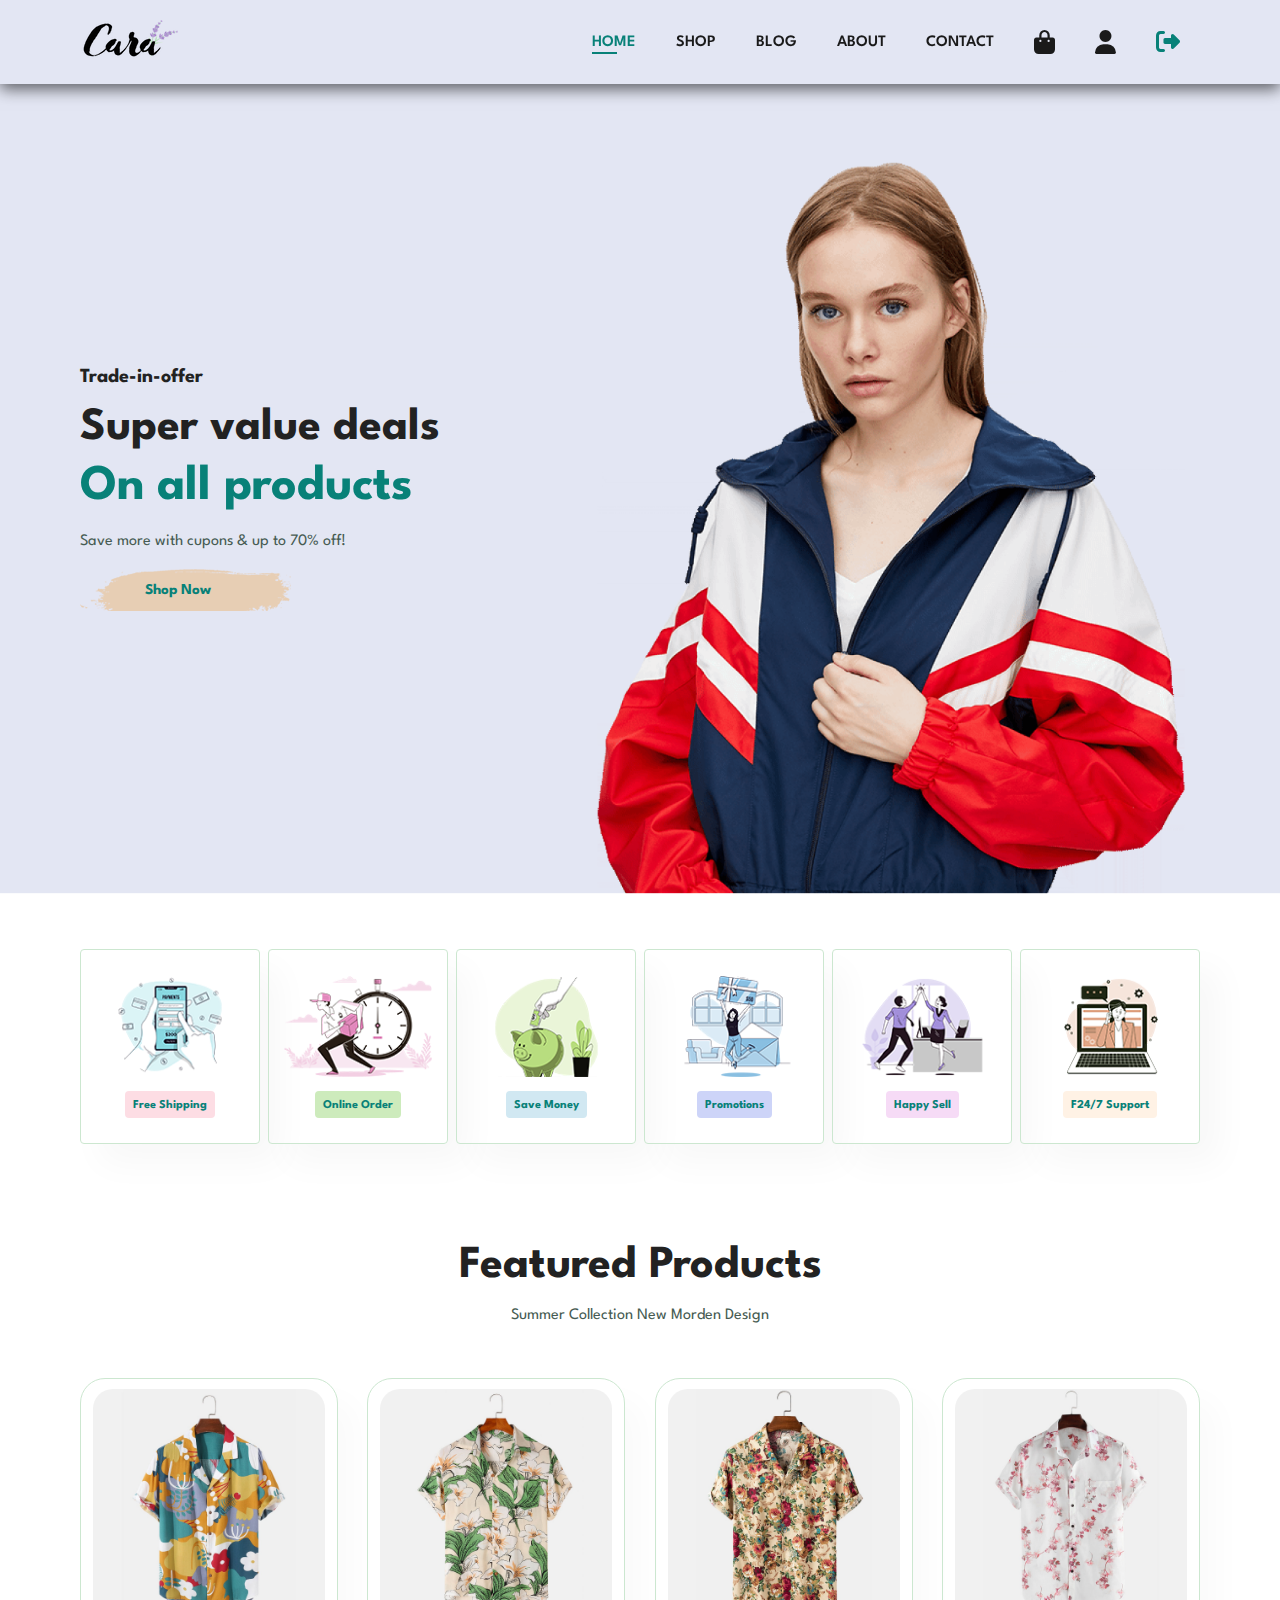
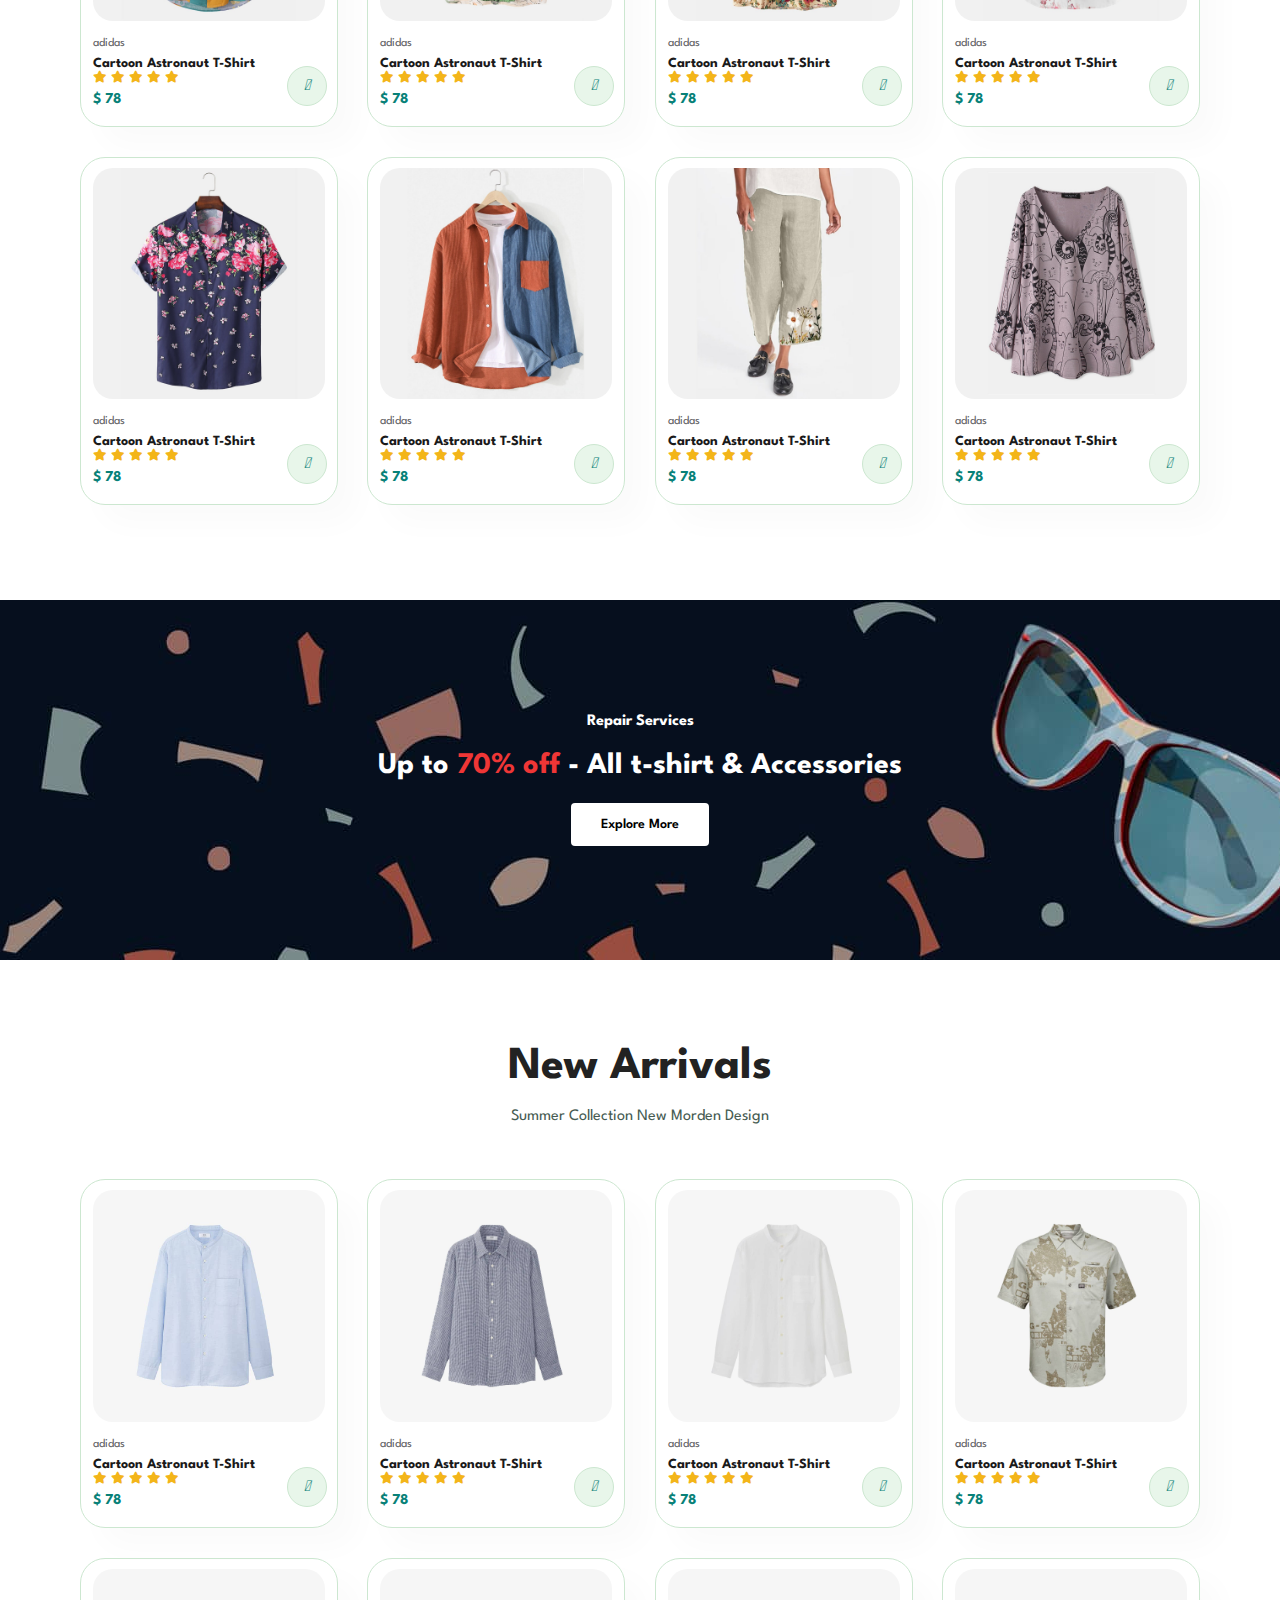
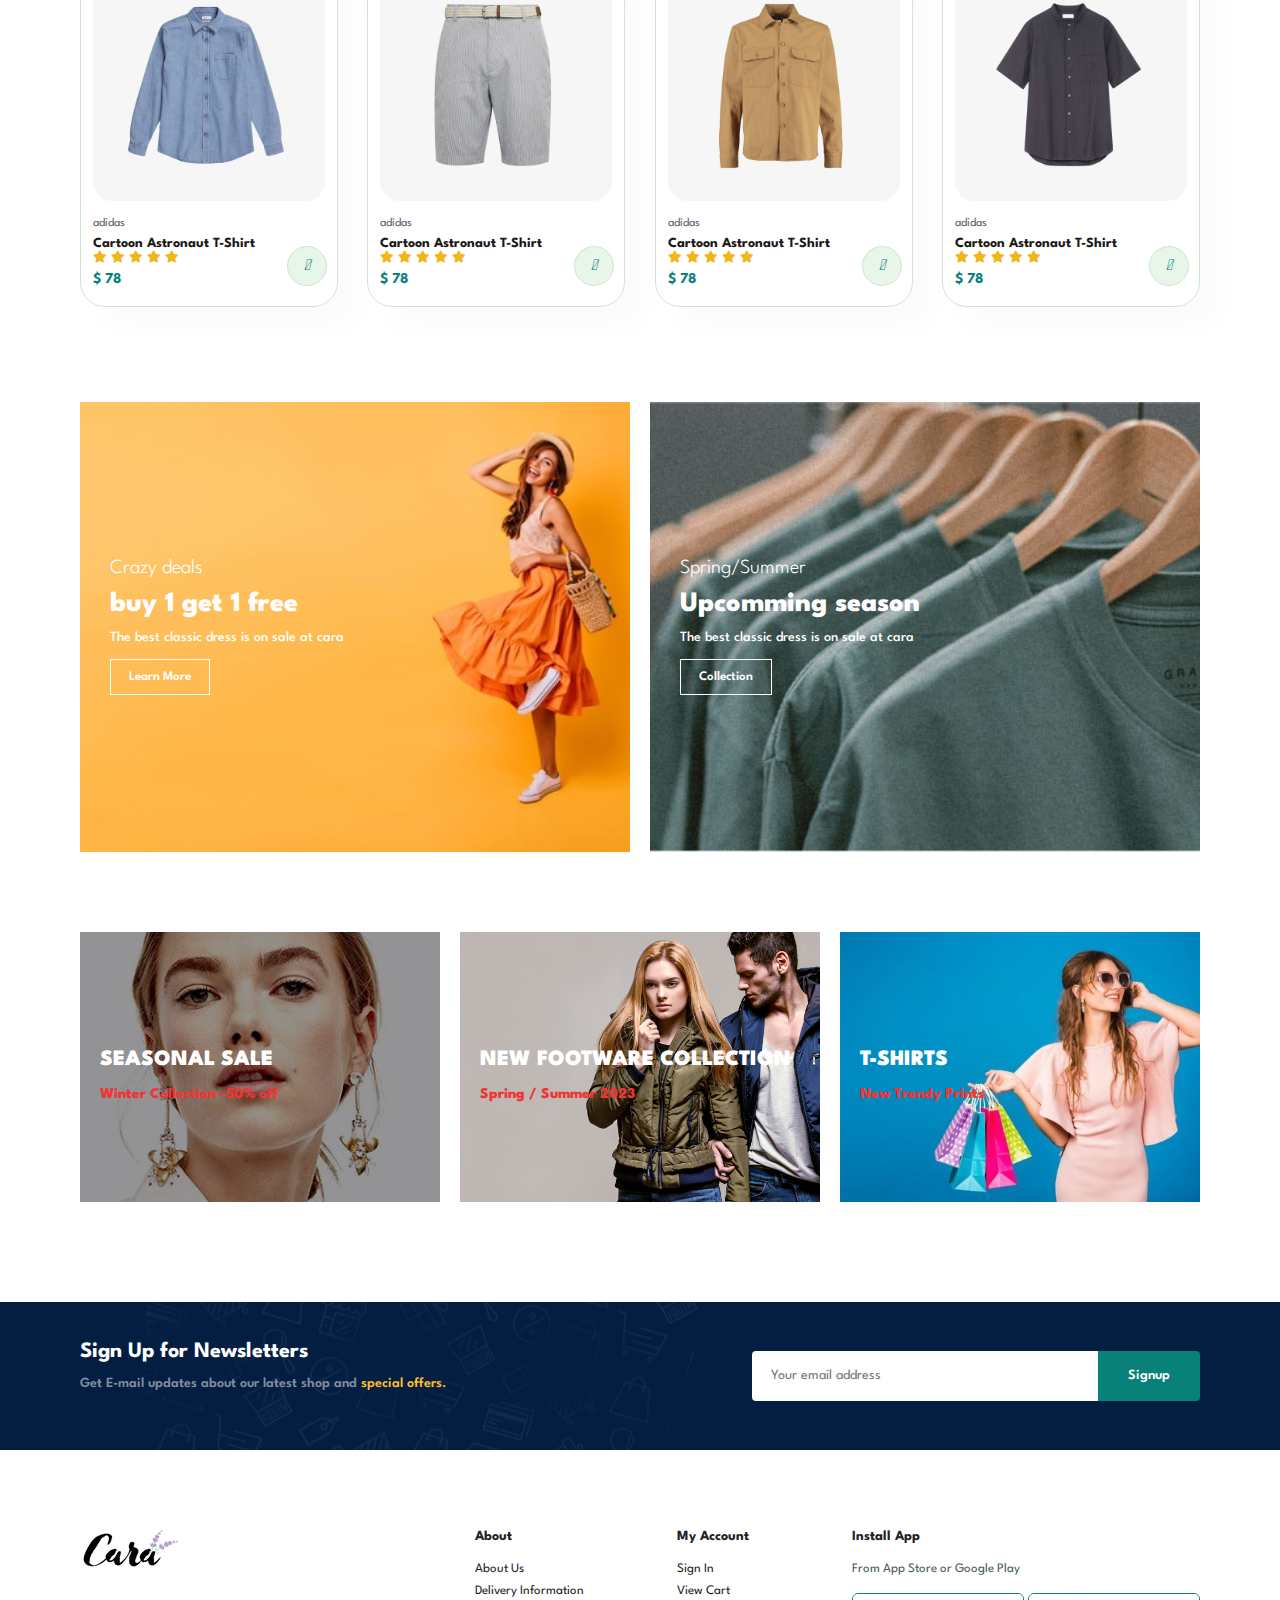
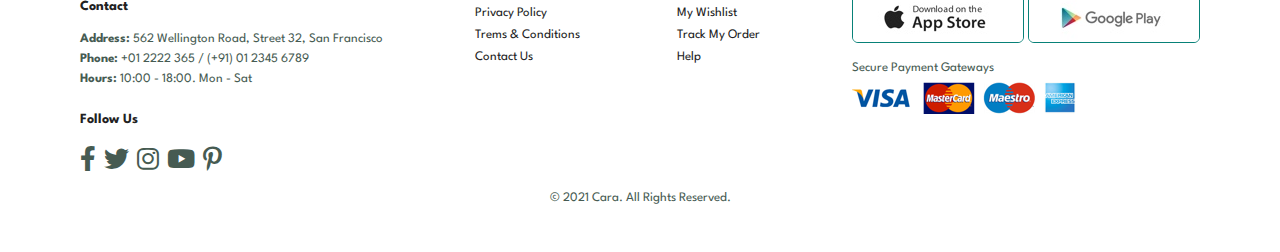
<file: index.html>
<!DOCTYPE html>
<html lang="en">

    <head>
        <meta charset="UTF-8">
        <meta http-equiv="X-UA-Compatible" content="IE=edge">
        <meta name="viewport" content="width=device-width, initial-scale=1.0">
        <title>Home</title>

        <!-------------------- FONTAWESOME -------------------->
        <link rel="stylesheet" href="assets/fontawesome/css/fontawesome.css" />
        <link rel="stylesheet" href="assets/fontawesome/css/brands.css" />
        <link rel="stylesheet" href="assets/fontawesome/css/solid.css" />

        <link rel="stylesheet" href="assets/css/style.css">
    </head>

    <body>

        <section id="header">
            <a href="#"><img src="assets/images/logo.png" alt=""></a>

            <nav>
                <ul id="navbar">
                    <li><a class="active" href="index.html">Home</a></li>
                    <li><a href="shop.html">Shop</a></li>
                    <li><a href="blog.html">Blog</a></li>
                    <li><a href="about.html">About</a></li>
                    <li><a href="contact.html">Contact</a></li>
                    <li><a href="cart.html"><i class="far fa-shopping-bag"></i></a></li>
                    <li><a href="admin/dashboard.html"><i class="far fa-user"></i></a></li>
                    <li>
                        <form action="#" style="display: inline;">
                            <button type="submit"><i class="far fa-right-from-bracket"></i></button>
                        </form>
                    </li>
                    <i id="close" class="far fa-times"></i>
                </ul>
            </nav>
            <div id="mobile">
                <a href="cart.html"><i class="far fa-shopping-bag"></i></a>
                <li><a href="admin/dashboard.html"><i class="far fa-user"></i></a></li>
                <i class="fas fa-outdent" id="bar"></i>
            </div>
        </section>

        <section id="hero">
            <h4>Trade-in-offer</h4>
            <h2>Super value deals</h2>
            <h1>On all products</h1>
            <p>Save more with cupons & up to 70% off!</p>
            <!-- <button>Shop Now</button> -->
            <a href="shop.html" class="btn-shop">Shop Now</a>
        </section>

        <section class="section-p1" id="feature">
            <div class="fe-box">
                <img src="assets/images/features/f1.png" alt="">
                <h6>Free Shipping</h6>
            </div>
            <div class="fe-box">
                <img src="assets/images/features/f2.png" alt="">
                <h6>Online Order</h6>
            </div>
            <div class="fe-box">
                <img src="assets/images/features/f3.png" alt="">
                <h6>Save Money</h6>
            </div>
            <div class="fe-box">
                <img src="assets/images/features/f4.png" alt="">
                <h6>Promotions</h6>
            </div>
            <div class="fe-box">
                <img src="assets/images/features/f5.png" alt="">
                <h6>Happy Sell</h6>
            </div>
            <div class="fe-box">
                <img src="assets/images/features/f6.png" alt="">
                <h6>F24/7 Support</h6>
            </div>
        </section>

        <section class="section-p1" id="product1">
            <h2>Featured Products</h2>
            <p>Summer Collection New Morden Design</p>

            <div class="product-list">
                <div class="product" onclick="window.location.href='sproduct.html'">
                    <img src="assets/images/products/f1.jpg" alt="">
                    <div class="description">
                        <span>adidas</span>
                        <h5>Cartoon Astronaut T-Shirt</h5>
                        <div class="star">
                            <i class="fas fa-star"></i>
                            <i class="fas fa-star"></i>
                            <i class="fas fa-star"></i>
                            <i class="fas fa-star"></i>
                            <i class="fas fa-star"></i>
                        </div>
                        <h4>$ 78</h4>
                    </div>
                    <a href="#"><i class="fal fa-shopping-cart cart"></i></a>
                </div>
                <div class="product" onclick="window.location.href='sproduct.html'">
                    <img src="assets/images/products/f2.jpg" alt="">
                    <div class="description">
                        <span>adidas</span>
                        <h5>Cartoon Astronaut T-Shirt</h5>
                        <div class="star">
                            <i class="fas fa-star"></i>
                            <i class="fas fa-star"></i>
                            <i class="fas fa-star"></i>
                            <i class="fas fa-star"></i>
                            <i class="fas fa-star"></i>
                        </div>
                        <h4>$ 78</h4>
                    </div>
                    <a href="#"><i class="fal fa-shopping-cart cart"></i></a>
                </div>
                <div class="product" onclick="window.location.href='sproduct.html'">
                    <img src="assets/images/products/f3.jpg" alt="">
                    <div class="description">
                        <span>adidas</span>
                        <h5>Cartoon Astronaut T-Shirt</h5>
                        <div class="star">
                            <i class="fas fa-star"></i>
                            <i class="fas fa-star"></i>
                            <i class="fas fa-star"></i>
                            <i class="fas fa-star"></i>
                            <i class="fas fa-star"></i>
                        </div>
                        <h4>$ 78</h4>
                    </div>
                    <a href="#"><i class="fal fa-shopping-cart cart"></i></a>
                </div>
                <div class="product" onclick="window.location.href='sproduct.html'">
                    <img src="assets/images/products/f4.jpg" alt="">
                    <div class="description">
                        <span>adidas</span>
                        <h5>Cartoon Astronaut T-Shirt</h5>
                        <div class="star">
                            <i class="fas fa-star"></i>
                            <i class="fas fa-star"></i>
                            <i class="fas fa-star"></i>
                            <i class="fas fa-star"></i>
                            <i class="fas fa-star"></i>
                        </div>
                        <h4>$ 78</h4>
                    </div>
                    <a href="#"><i class="fal fa-shopping-cart cart"></i></a>
                </div>
                <div class="product" onclick="window.location.href='sproduct.html'">
                    <img src="assets/images/products/f5.jpg" alt="">
                    <div class="description">
                        <span>adidas</span>
                        <h5>Cartoon Astronaut T-Shirt</h5>
                        <div class="star">
                            <i class="fas fa-star"></i>
                            <i class="fas fa-star"></i>
                            <i class="fas fa-star"></i>
                            <i class="fas fa-star"></i>
                            <i class="fas fa-star"></i>
                        </div>
                        <h4>$ 78</h4>
                    </div>
                    <a href="#"><i class="fal fa-shopping-cart cart"></i></a>
                </div>
                <div class="product" onclick="window.location.href='sproduct.html'">
                    <img src="assets/images/products/f6.jpg" alt="">
                    <div class="description">
                        <span>adidas</span>
                        <h5>Cartoon Astronaut T-Shirt</h5>
                        <div class="star">
                            <i class="fas fa-star"></i>
                            <i class="fas fa-star"></i>
                            <i class="fas fa-star"></i>
                            <i class="fas fa-star"></i>
                            <i class="fas fa-star"></i>
                        </div>
                        <h4>$ 78</h4>
                    </div>
                    <a href="#"><i class="fal fa-shopping-cart cart"></i></a>
                </div>
                <div class="product" onclick="window.location.href='sproduct.html'">
                    <img src="assets/images/products/f7.jpg" alt="">
                    <div class="description">
                        <span>adidas</span>
                        <h5>Cartoon Astronaut T-Shirt</h5>
                        <div class="star">
                            <i class="fas fa-star"></i>
                            <i class="fas fa-star"></i>
                            <i class="fas fa-star"></i>
                            <i class="fas fa-star"></i>
                            <i class="fas fa-star"></i>
                        </div>
                        <h4>$ 78</h4>
                    </div>
                    <a href="#"><i class="fal fa-shopping-cart cart"></i></a>
                </div>
                <div class="product" onclick="window.location.href='sproduct.html'">
                    <img src="assets/images/products/f8.jpg" alt="">
                    <div class="description">
                        <span>adidas</span>
                        <h5>Cartoon Astronaut T-Shirt</h5>
                        <div class="star">
                            <i class="fas fa-star"></i>
                            <i class="fas fa-star"></i>
                            <i class="fas fa-star"></i>
                            <i class="fas fa-star"></i>
                            <i class="fas fa-star"></i>
                        </div>
                        <h4>$ 78</h4>
                    </div>
                    <a href="#"><i class="fal fa-shopping-cart cart"></i></a>
                </div>
            </div>
        </section>

        <section id="banner" class="section-m1">
            <h4>Repair Services</h4>
            <h2>Up to <span>70% off</span> - All t-shirt & Accessories</h2>
            <!-- <button class="btn">Explore More</button> -->
            <a href="#" class="btn">Explore More</a>
        </section>

        <section class="section-p1" id="product1">
            <h2>New Arrivals</h2>
            <p>Summer Collection New Morden Design</p>

            <div class="product-list">
                <div class="product" onclick="window.location.href='sproduct.html'">
                    <img src="assets/images/products/n1.jpg" alt="">
                    <div class="description">
                        <span>adidas</span>
                        <h5>Cartoon Astronaut T-Shirt</h5>
                        <div class="star">
                            <i class="fas fa-star"></i>
                            <i class="fas fa-star"></i>
                            <i class="fas fa-star"></i>
                            <i class="fas fa-star"></i>
                            <i class="fas fa-star"></i>
                        </div>
                        <h4>$ 78</h4>
                    </div>
                    <a href="#"><i class="fal fa-shopping-cart cart"></i></a>
                </div>
                <div class="product" onclick="window.location.href='sproduct.html'">
                    <img src="assets/images/products/n2.jpg" alt="">
                    <div class="description">
                        <span>adidas</span>
                        <h5>Cartoon Astronaut T-Shirt</h5>
                        <div class="star">
                            <i class="fas fa-star"></i>
                            <i class="fas fa-star"></i>
                            <i class="fas fa-star"></i>
                            <i class="fas fa-star"></i>
                            <i class="fas fa-star"></i>
                        </div>
                        <h4>$ 78</h4>
                    </div>
                    <a href="#"><i class="fal fa-shopping-cart cart"></i></a>
                </div>
                <div class="product" onclick="window.location.href='sproduct.html'">
                    <img src="assets/images/products/n3.jpg" alt="">
                    <div class="description">
                        <span>adidas</span>
                        <h5>Cartoon Astronaut T-Shirt</h5>
                        <div class="star">
                            <i class="fas fa-star"></i>
                            <i class="fas fa-star"></i>
                            <i class="fas fa-star"></i>
                            <i class="fas fa-star"></i>
                            <i class="fas fa-star"></i>
                        </div>
                        <h4>$ 78</h4>
                    </div>
                    <a href="#"><i class="fal fa-shopping-cart cart"></i></a>
                </div>
                <div class="product" onclick="window.location.href='sproduct.html'">
                    <img src="assets/images/products/n4.jpg" alt="">
                    <div class="description">
                        <span>adidas</span>
                        <h5>Cartoon Astronaut T-Shirt</h5>
                        <div class="star">
                            <i class="fas fa-star"></i>
                            <i class="fas fa-star"></i>
                            <i class="fas fa-star"></i>
                            <i class="fas fa-star"></i>
                            <i class="fas fa-star"></i>
                        </div>
                        <h4>$ 78</h4>
                    </div>
                    <a href="#"><i class="fal fa-shopping-cart cart"></i></a>
                </div>
                <div class="product" onclick="window.location.href='sproduct.html'">
                    <img src="assets/images/products/n5.jpg" alt="">
                    <div class="description">
                        <span>adidas</span>
                        <h5>Cartoon Astronaut T-Shirt</h5>
                        <div class="star">
                            <i class="fas fa-star"></i>
                            <i class="fas fa-star"></i>
                            <i class="fas fa-star"></i>
                            <i class="fas fa-star"></i>
                            <i class="fas fa-star"></i>
                        </div>
                        <h4>$ 78</h4>
                    </div>
                    <a href="#"><i class="fal fa-shopping-cart cart"></i></a>
                </div>
                <div class="product" onclick="window.location.href='sproduct.html'">
                    <img src="assets/images/products/n6.jpg" alt="">
                    <div class="description">
                        <span>adidas</span>
                        <h5>Cartoon Astronaut T-Shirt</h5>
                        <div class="star">
                            <i class="fas fa-star"></i>
                            <i class="fas fa-star"></i>
                            <i class="fas fa-star"></i>
                            <i class="fas fa-star"></i>
                            <i class="fas fa-star"></i>
                        </div>
                        <h4>$ 78</h4>
                    </div>
                    <a href="#"><i class="fal fa-shopping-cart cart"></i></a>
                </div>
                <div class="product" onclick="window.location.href='sproduct.html'">
                    <img src="assets/images/products/n7.jpg" alt="">
                    <div class="description">
                        <span>adidas</span>
                        <h5>Cartoon Astronaut T-Shirt</h5>
                        <div class="star">
                            <i class="fas fa-star"></i>
                            <i class="fas fa-star"></i>
                            <i class="fas fa-star"></i>
                            <i class="fas fa-star"></i>
                            <i class="fas fa-star"></i>
                        </div>
                        <h4>$ 78</h4>
                    </div>
                    <a href="#"><i class="fal fa-shopping-cart cart"></i></a>
                </div>
                <div class="product" onclick="window.location.href='sproduct.html'">
                    <img src="assets/images/products/n8.jpg" alt="">
                    <div class="description">
                        <span>adidas</span>
                        <h5>Cartoon Astronaut T-Shirt</h5>
                        <div class="star">
                            <i class="fas fa-star"></i>
                            <i class="fas fa-star"></i>
                            <i class="fas fa-star"></i>
                            <i class="fas fa-star"></i>
                            <i class="fas fa-star"></i>
                        </div>
                        <h4>$ 78</h4>
                    </div>
                    <a href="#"><i class="fal fa-shopping-cart cart"></i></a>
                </div>
            </div>
        </section>

        <section id="sm-banner" class="section-p1">
            <div class="banner-box">
                <h4>Crazy deals</h4>
                <h2>buy 1 get 1 free</h2>
                <span>The best classic dress is on sale at cara</span>
                <a href="#" class="btn btn-white">Learn More</a>
            </div>
            <div class="banner-box banner-box2">
                <h4>Spring/Summer</h4>
                <h2>Upcomming season</h2>
                <span>The best classic dress is on sale at cara</span>
                <a href="#" class="btn btn-white">Collection</a>
            </div>
        </section>

        <section class="section-p1" id="banner3">
            <div class="banner-box">
                <h2>SEASONAL SALE</h2>
                <h3>Winter Collection -50% off</h3>
            </div>
            <div class="banner-box banner-box2">
                <h2>new footware collection</h2>
                <h3>Spring / Summer 2023</h3>
            </div>
            <div class="banner-box banner-box3">
                <h2>t-shirts</h2>
                <h3>New Trendy Prints</h3>
            </div>
        </section>

        <section id="newsletter" class="section-p1 section-m1">
            <div class="newstext">
                <h4>Sign Up for Newsletters</h4>
                <p>Get E-mail updates about our latest shop and <span>special offers.</span></p>
            </div>
            <div class="form">
                <input type="text" placeholder="Your email address">
                <button class="btn">Signup</button>
            </div>
        </section>

        <footer class="section-p1">
            <div class="footer">
                <div class="col">
                    <img class="logo" src="/assets/images/logo.png" alt="">
                    <h4>Contact</h4>
                    <p><strong>Address: </strong>562 Wellington Road, Street 32, San Francisco</p>
                    <p><strong>Phone: </strong>+01 2222 365 / (+91) 01 2345 6789</p>
                    <p><strong>Hours: </strong>10:00 - 18:00. Mon - Sat</p>
                    <div class="follow">
                        <h4>Follow Us</h4>
                        <div class="icon">
                            <a href="#"><i class="fab fa-facebook-f"></i></a>
                            <a href="#"><i class="fab fa-twitter"></i></a>
                            <a href="#"><i class="fab fa-instagram"></i></a>
                            <a href="#"><i class="fab fa-youtube"></i></a>
                            <a href="#"><i class="fab fa-pinterest-p"></i></a>
                        </div>
                    </div>
                </div>
                <div class="col">
                    <h4>About</h4>
                    <a href="#">About Us</a>
                    <a href="#">Delivery Information</a>
                    <a href="#">Privacy Policy</a>
                    <a href="#">Trems & Conditions</a>
                    <a href="#">Contact Us</a>
                </div>
                <div class="col">
                    <h4>My Account</h4>
                    <a href="#">Sign In</a>
                    <a href="#">View Cart</a>
                    <a href="#">My Wishlist</a>
                    <a href="#">Track My Order</a>
                    <a href="#">Help</a>
                </div>
                <div class="col install">
                    <h4>Install App</h4>
                    <p>From App Store or Google Play</p>
                    <div class="row">
                        <a href="#"><img src="/assets/images/pay/app.jpg" alt=""></a>
                        <a href="#"><img src="/assets/images/pay/play.jpg" alt=""></a>
                    </div>
                    <p>Secure Payment Gateways</p>
                    <img src="/assets/images/pay/pay.png" alt="">
    
                </div>
            </div>

            <div class="copyright">
                <p>© 2021 Cara. All Rights Reserved.</p>
            </div>
        </footer>


        <script src="assets/javascript/script.js"></script>
    </body>

</html>
</file>
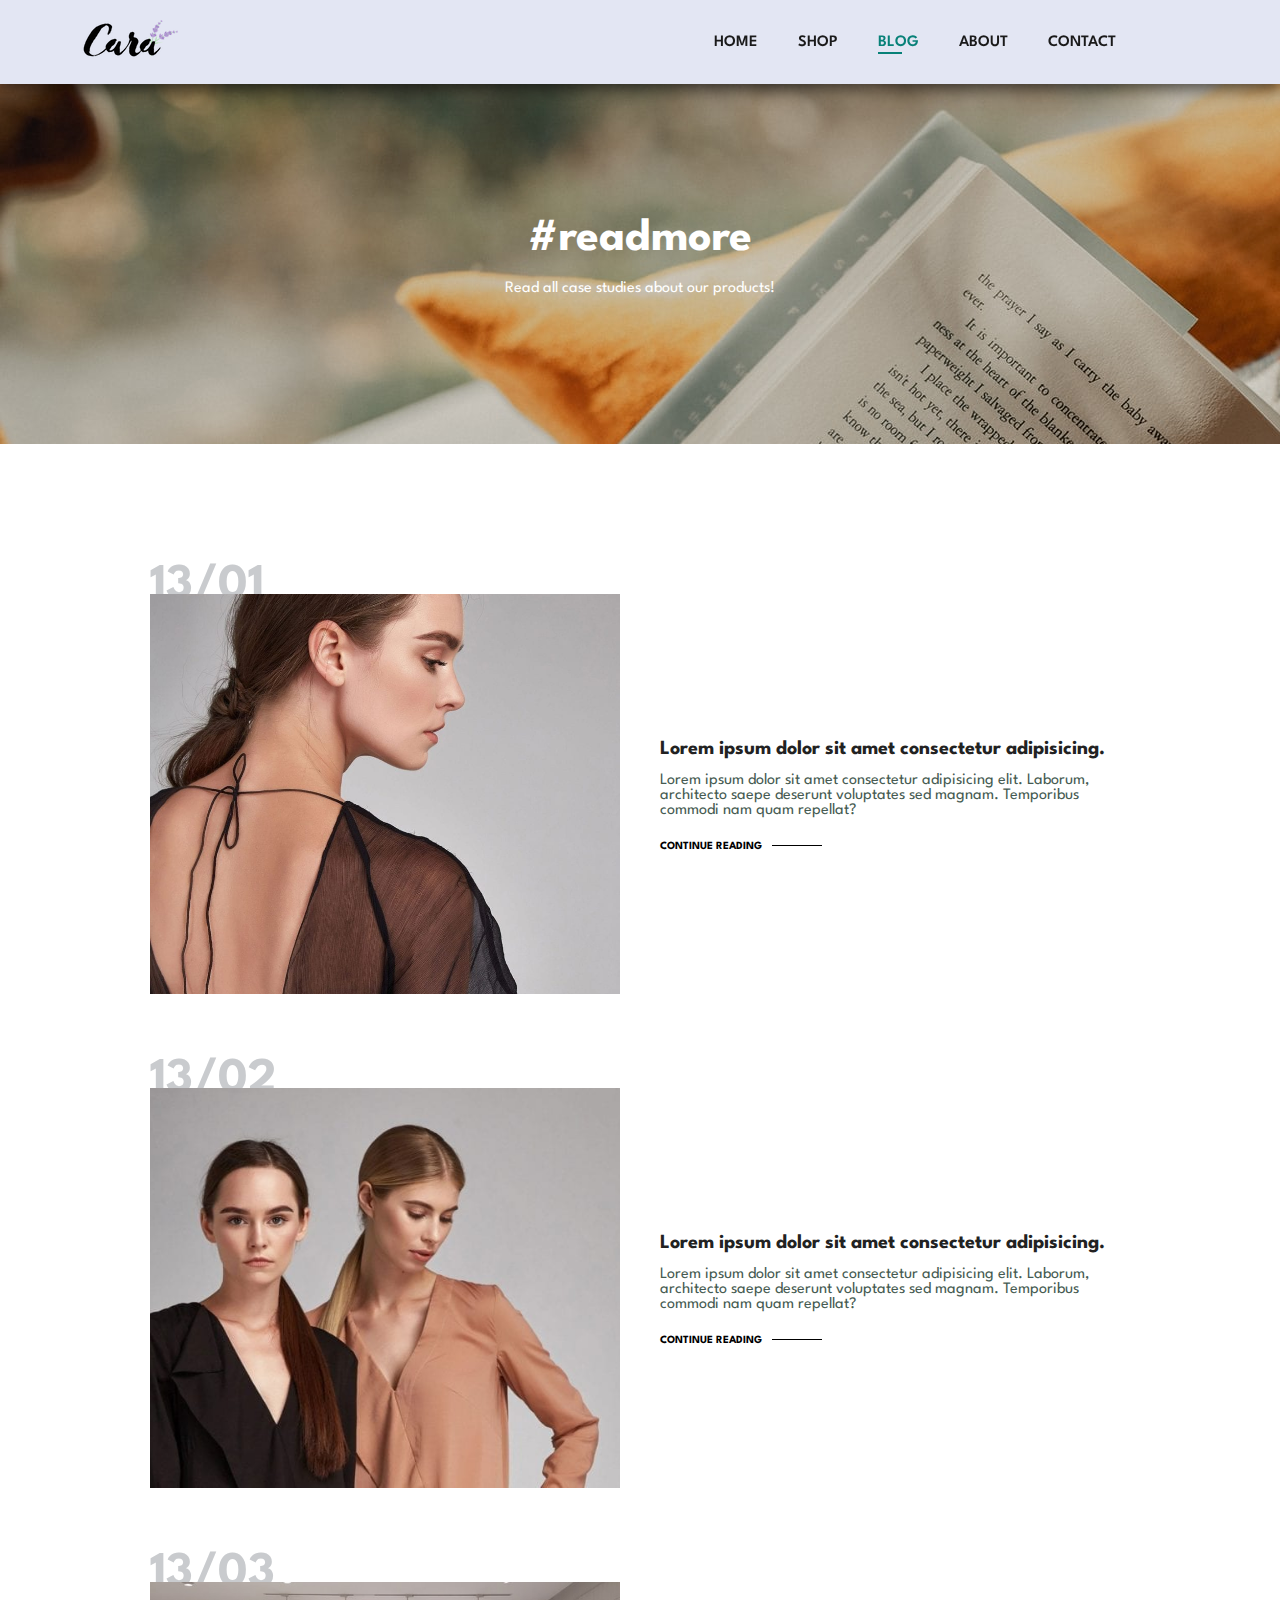
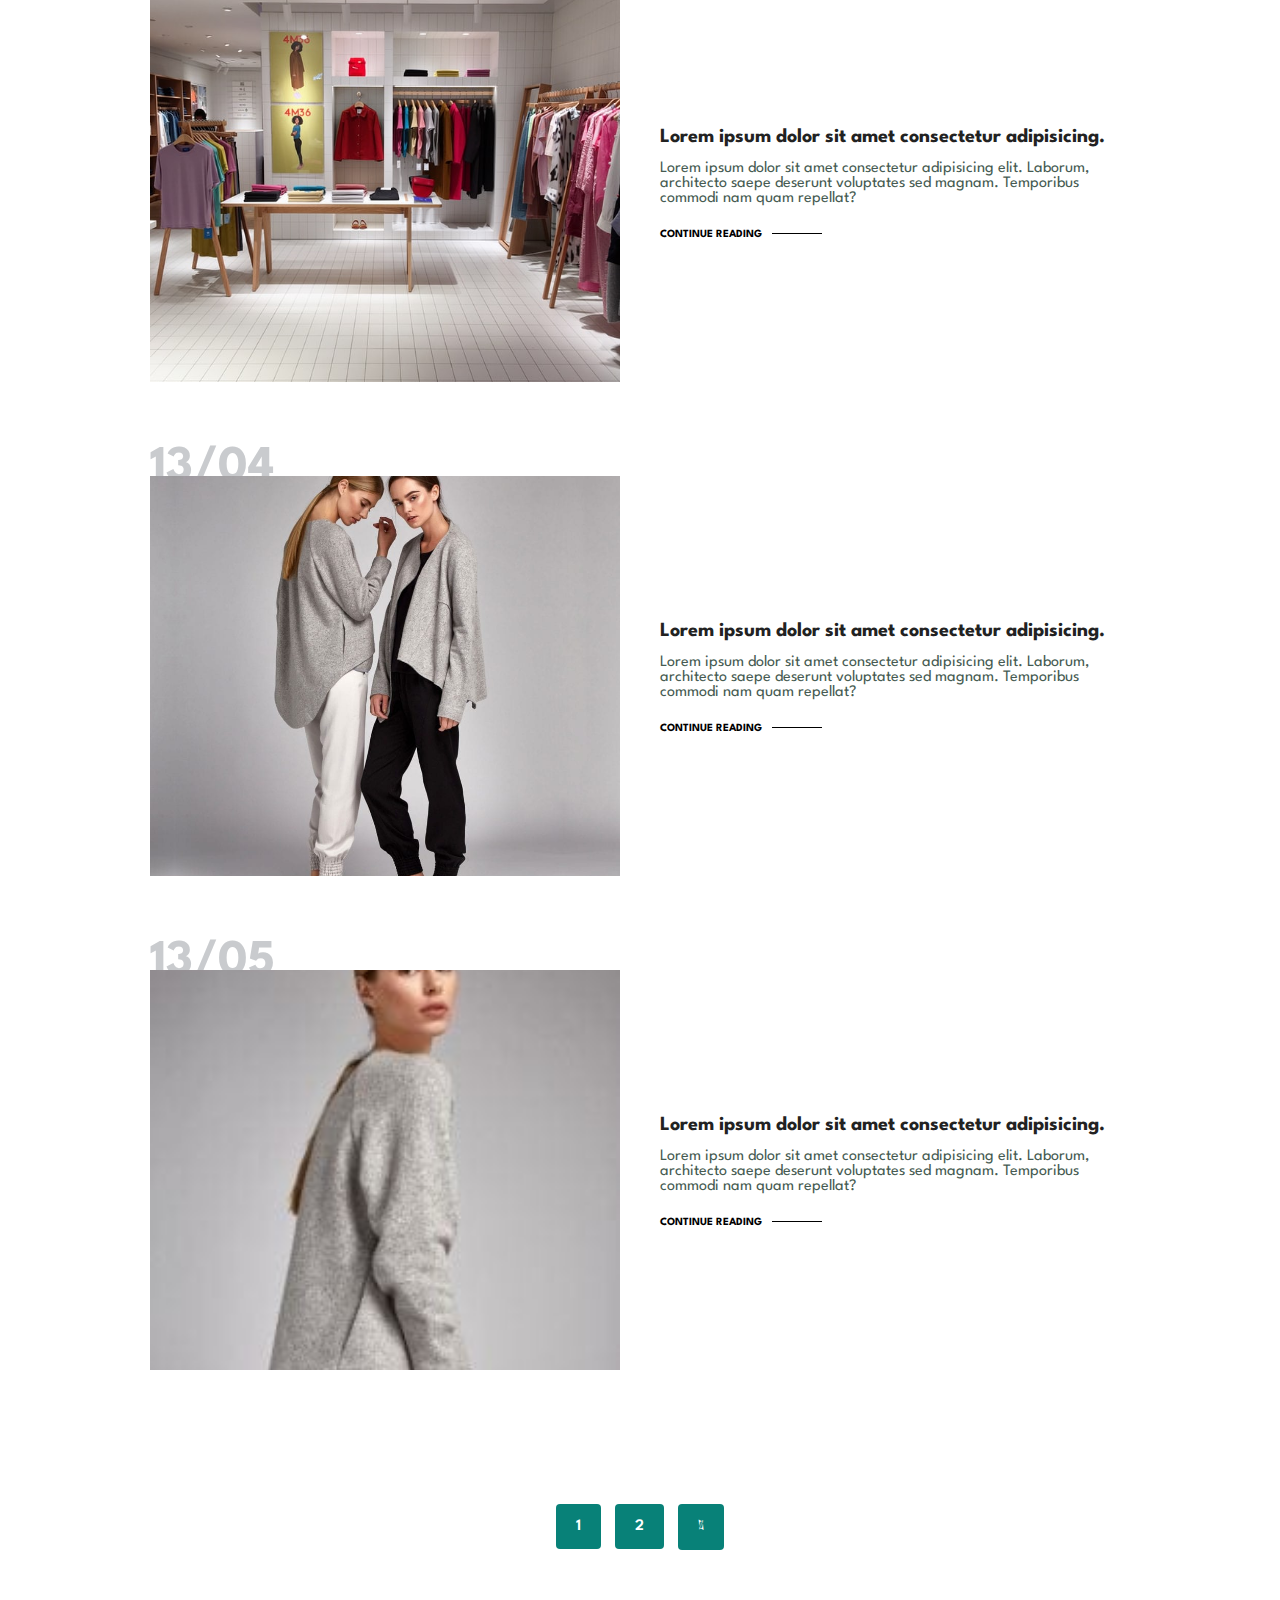
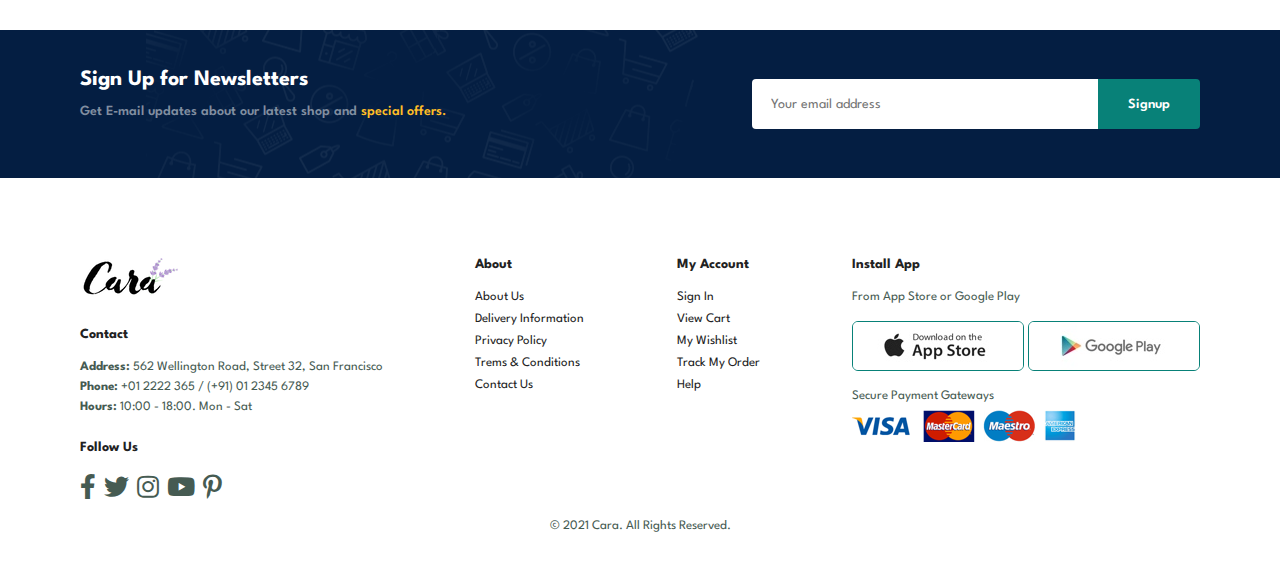
<file: blog.html>
<!DOCTYPE html>
<html lang="en">

    <head>
        <meta charset="UTF-8">
        <meta http-equiv="X-UA-Compatible" content="IE=edge">
        <meta name="viewport" content="width=device-width, initial-scale=1.0">
        <title>Blog</title>
        <link rel="stylesheet" href="https://pro.fontawesome.com/releases/v5.10.0/css/all.css" />

        <link rel="stylesheet" href="assets/css/style.css">
    </head>

    <body>

        <section id="header">
            <a href="#"><img src="assets/images/logo.png" alt=""></a>

            <nav>
                <ul id="navbar">
                    <li><a href="index.html">Home</a></li>
                    <li><a href="shop.html">Shop</a></li>
                    <li><a class="active" href="blog.html">Blog</a></li>
                    <li><a href="about.html">About</a></li>
                    <li><a href="contact.html">Contact</a></li>
                    <li><a href="cart.html"><i class="far fa-shopping-bag"></i></a></li>
                    <i id="close" class="far fa-times"></i>
                </ul>
            </nav>
            <div id="mobile">
                <a href="cart.html"><i class="far fa-shopping-bag"></i></a>
                <i class="fas fa-outdent" id="bar"></i>
                
            </div>
        </section>

        <section id="page-header" class="blog-header">
            <h2>#readmore</h2>
            <p>Read all case studies about our products!</p>
        </section>

        <section id="blog">
            <div class="blog-box">
                <div class="blog-img">
                    <img src="/assets/images/blog/b1.jpg" alt="">
                </div>
                <div class="blog-details">
                    <h4>Lorem ipsum dolor sit amet consectetur adipisicing.</h4>
                    <p>Lorem ipsum dolor sit amet consectetur adipisicing elit. Laborum, architecto saepe deserunt voluptates sed magnam. Temporibus commodi nam quam repellat?</p>
                    <a href="#">continue reading</a>
                </div>
                <h1>13/01</h1>
            </div>

            <div class="blog-box">
                <div class="blog-img">
                    <img src="/assets/images/blog/b2.jpg" alt="">
                </div>
                <div class="blog-details">
                    <h4>Lorem ipsum dolor sit amet consectetur adipisicing.</h4>
                    <p>Lorem ipsum dolor sit amet consectetur adipisicing elit. Laborum, architecto saepe deserunt voluptates sed magnam. Temporibus commodi nam quam repellat?</p>
                    <a href="#">continue reading</a>
                </div>
                <h1>13/02</h1>
            </div>

            <div class="blog-box">
                <div class="blog-img">
                    <img src="/assets/images/blog/b3.jpg" alt="">
                </div>
                <div class="blog-details">
                    <h4>Lorem ipsum dolor sit amet consectetur adipisicing.</h4>
                    <p>Lorem ipsum dolor sit amet consectetur adipisicing elit. Laborum, architecto saepe deserunt voluptates sed magnam. Temporibus commodi nam quam repellat?</p>
                    <a href="#">continue reading</a>
                </div>
                <h1>13/03</h1>
            </div>

            <div class="blog-box">
                <div class="blog-img">
                    <img src="/assets/images/blog/b4.jpg" alt="">
                </div>
                <div class="blog-details">
                    <h4>Lorem ipsum dolor sit amet consectetur adipisicing.</h4>
                    <p>Lorem ipsum dolor sit amet consectetur adipisicing elit. Laborum, architecto saepe deserunt voluptates sed magnam. Temporibus commodi nam quam repellat?</p>
                    <a href="#">continue reading</a>
                </div>
                <h1>13/04</h1>
            </div>

            <div class="blog-box">
                <div class="blog-img">
                    <img src="/assets/images/blog/b5.jpg" alt="">
                </div>
                <div class="blog-details">
                    <h4>Lorem ipsum dolor sit amet consectetur adipisicing.</h4>
                    <p>Lorem ipsum dolor sit amet consectetur adipisicing elit. Laborum, architecto saepe deserunt voluptates sed magnam. Temporibus commodi nam quam repellat?</p>
                    <a href="#">continue reading</a>
                </div>
                <h1>13/05</h1>
            </div>
        </section>

        <section id="pagination" class="section-p1">
            <a href="#">1</a>
            <a href="#">2</a>
            <a href="#"><i class="fal fa-long-arrow-alt-right"></i></a>
        </section>

        <section id="newsletter" class="section-p1 section-m1">
            <div class="newstext">
                <h4>Sign Up for Newsletters</h4>
                <p>Get E-mail updates about our latest shop and <span>special offers.</span></p>
            </div>
            <div class="form">
                <input type="text" placeholder="Your email address">
                <button class="btn">Signup</button>
            </div>
        </section>

        <footer class="section-p1">
            <div class="footer">
                <div class="col">
                    <img class="logo" src="/assets/images/logo.png" alt="">
                    <h4>Contact</h4>
                    <p><strong>Address: </strong>562 Wellington Road, Street 32, San Francisco</p>
                    <p><strong>Phone: </strong>+01 2222 365 / (+91) 01 2345 6789</p>
                    <p><strong>Hours: </strong>10:00 - 18:00. Mon - Sat</p>
                    <div class="follow">
                        <h4>Follow Us</h4>
                        <div class="icon">
                            <a href="#"><i class="fab fa-facebook-f"></i></a>
                            <a href="#"><i class="fab fa-twitter"></i></a>
                            <a href="#"><i class="fab fa-instagram"></i></a>
                            <a href="#"><i class="fab fa-youtube"></i></a>
                            <a href="#"><i class="fab fa-pinterest-p"></i></a>
                        </div>
                    </div>
                </div>
                <div class="col">
                    <h4>About</h4>
                    <a href="#">About Us</a>
                    <a href="#">Delivery Information</a>
                    <a href="#">Privacy Policy</a>
                    <a href="#">Trems & Conditions</a>
                    <a href="#">Contact Us</a>
                </div>
                <div class="col">
                    <h4>My Account</h4>
                    <a href="#">Sign In</a>
                    <a href="#">View Cart</a>
                    <a href="#">My Wishlist</a>
                    <a href="#">Track My Order</a>
                    <a href="#">Help</a>
                </div>
                <div class="col install">
                    <h4>Install App</h4>
                    <p>From App Store or Google Play</p>
                    <div class="row">
                        <a href="#"><img src="/assets/images/pay/app.jpg" alt=""></a>
                        <a href="#"><img src="/assets/images/pay/play.jpg" alt=""></a>
                    </div>
                    <p>Secure Payment Gateways</p>
                    <img src="/assets/images/pay/pay.png" alt="">
    
                </div>
            </div>

            <div class="copyright">
                <p>© 2021 Cara. All Rights Reserved.</p>
            </div>
        </footer>


        <script src="assets/javascript/script.js"></script>
    </body>

</html>
</file>
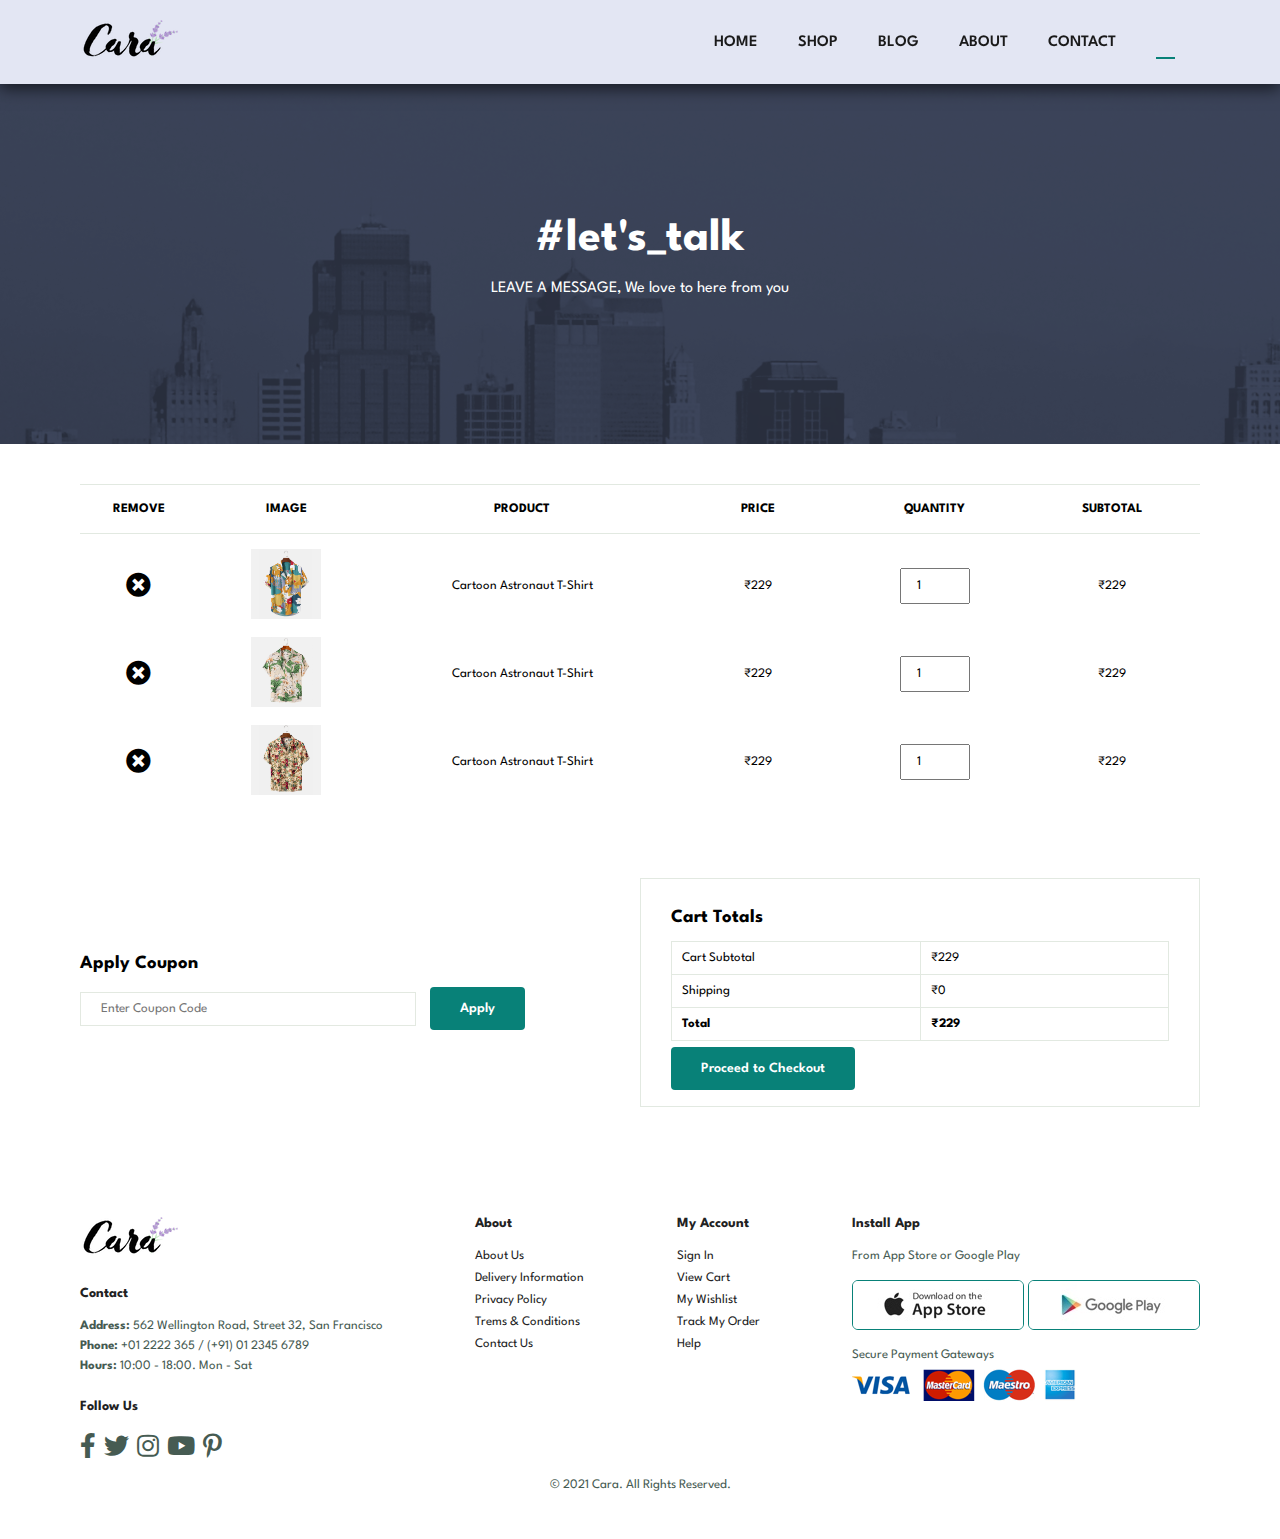
<file: cart.html>
<!DOCTYPE html>
<html lang="en">

    <head>
        <meta charset="UTF-8">
        <meta http-equiv="X-UA-Compatible" content="IE=edge">
        <meta name="viewport" content="width=device-width, initial-scale=1.0">
        <title>My Cart</title>
        <link rel="stylesheet" href="https://pro.fontawesome.com/releases/v5.10.0/css/all.css" />

        <link rel="stylesheet" href="assets/css/style.css">
    </head>

    <body>

        <section id="header">
            <a href="#"><img src="assets/images/logo.png" alt=""></a>

            <nav>
                <ul id="navbar">
                    <li><a href="index.html">Home</a></li>
                    <li><a href="shop.html">Shop</a></li>
                    <li><a href="blog.html">Blog</a></li>
                    <li><a href="about.html">About</a></li>
                    <li><a href="contact.html">Contact</a></li>
                    <li><a class="active" href="cart.html"><i class="far fa-shopping-bag"></i></a></li>
                    <i id="close" class="far fa-times"></i>
                </ul>
            </nav>
            <div id="mobile">
                <a href="cart.html"><i class="far fa-shopping-bag"></i></a>
                <i class="fas fa-outdent" id="bar"></i>
                
            </div>
        </section>

        <section id="page-header" class="about-header">
            <h2>#let's_talk</h2>
            <p>LEAVE A MESSAGE, We love to here from you</p>
        </section>

        <section id="cart" class="section-p1">
            <table width="100%">
                <thead>
                    <tr>
                        <td>Remove</td>
                        <td>Image</td>
                        <td>Product</td>
                        <td>Price</td>
                        <td>Quantity</td>
                        <td>Subtotal</td>
                    </tr>
                </thead>
                <tbody>
                    <tr>
                        <td>
                            <form action="#" method="post" style="display:inline">
                                <button type="submit"><i class="fas fa-times-circle"></i></button>
                            </form>
                        </td>
                        <td><img src="/assets/images/products/f1.jpg" alt=""></td>
                        <td>Cartoon Astronaut T-Shirt</td>
                        <td>&#x20B9;229</td>
                        <td><input type="number" value="1"></td>
                        <td>&#x20B9;229</td>
                    </tr>
                    <tr>
                        <td>
                            <form action="#" method="post" style="display:inline">
                                <button type="submit"><i class="fas fa-times-circle"></i></button>
                            </form>
                        </td>
                        <td><img src="/assets/images/products/f2.jpg" alt=""></td>
                        <td>Cartoon Astronaut T-Shirt</td>
                        <td>&#x20B9;229</td>
                        <td><input type="number" value="1"></td>
                        <td>&#x20B9;229</td>
                    </tr>
                    <tr>
                        <td>
                            <form action="#" method="post" style="display:inline">
                                <button type="submit"><i class="fas fa-times-circle"></i></button>
                            </form>
                        </td>
                        <td><img src="/assets/images/products/f3.jpg" alt=""></td>
                        <td>Cartoon Astronaut T-Shirt</td>
                        <td>&#x20B9;229</td>
                        <td><input type="number" value="1"></td>
                        <td>&#x20B9;229</td>
                    </tr>
                </tbody>
            </table>
        </section>

        <section id="cart-add" class="section-p1">
            <div id="coupon">
                <h3>Apply Coupon</h3>
                <form action="#" method="post">
                    <input type="text" placeholder="Enter Coupon Code">
                    <button type="submit" class="btn btn-green">Apply</button>
                </form>
            </div>

            <div id="subtotal">
                <h3>Cart Totals</h3>
                <table>
                    <tr>
                        <td>Cart Subtotal</td>
                        <td>&#x20B9;229</td>
                    </tr>
                    <tr>
                        <td>Shipping</td>
                        <td>&#x20B9;0</td>
                    </tr>
                    <tr>
                        <td><strong>Total</strong></td>
                        <td><strong>&#x20B9;229</strong></td>
                    </tr>
                </table>
                <a href="#" class="btn btn-green">Proceed to Checkout</a>
            </div>
        </section>

        <footer class="section-p1">
            <div class="footer">
                <div class="col">
                    <img class="logo" src="/assets/images/logo.png" alt="">
                    <h4>Contact</h4>
                    <p><strong>Address: </strong>562 Wellington Road, Street 32, San Francisco</p>
                    <p><strong>Phone: </strong>+01 2222 365 / (+91) 01 2345 6789</p>
                    <p><strong>Hours: </strong>10:00 - 18:00. Mon - Sat</p>
                    <div class="follow">
                        <h4>Follow Us</h4>
                        <div class="icon">
                            <a href="#"><i class="fab fa-facebook-f"></i></a>
                            <a href="#"><i class="fab fa-twitter"></i></a>
                            <a href="#"><i class="fab fa-instagram"></i></a>
                            <a href="#"><i class="fab fa-youtube"></i></a>
                            <a href="#"><i class="fab fa-pinterest-p"></i></a>
                        </div>
                    </div>
                </div>
                <div class="col">
                    <h4>About</h4>
                    <a href="#">About Us</a>
                    <a href="#">Delivery Information</a>
                    <a href="#">Privacy Policy</a>
                    <a href="#">Trems & Conditions</a>
                    <a href="#">Contact Us</a>
                </div>
                <div class="col">
                    <h4>My Account</h4>
                    <a href="#">Sign In</a>
                    <a href="#">View Cart</a>
                    <a href="#">My Wishlist</a>
                    <a href="#">Track My Order</a>
                    <a href="#">Help</a>
                </div>
                <div class="col install">
                    <h4>Install App</h4>
                    <p>From App Store or Google Play</p>
                    <div class="row">
                        <a href="#"><img src="/assets/images/pay/app.jpg" alt=""></a>
                        <a href="#"><img src="/assets/images/pay/play.jpg" alt=""></a>
                    </div>
                    <p>Secure Payment Gateways</p>
                    <img src="/assets/images/pay/pay.png" alt="">
    
                </div>
            </div>

            <div class="copyright">
                <p>© 2021 Cara. All Rights Reserved.</p>
            </div>
        </footer>


        <script src="assets/javascript/script.js"></script>
    </body>

</html>
</file>
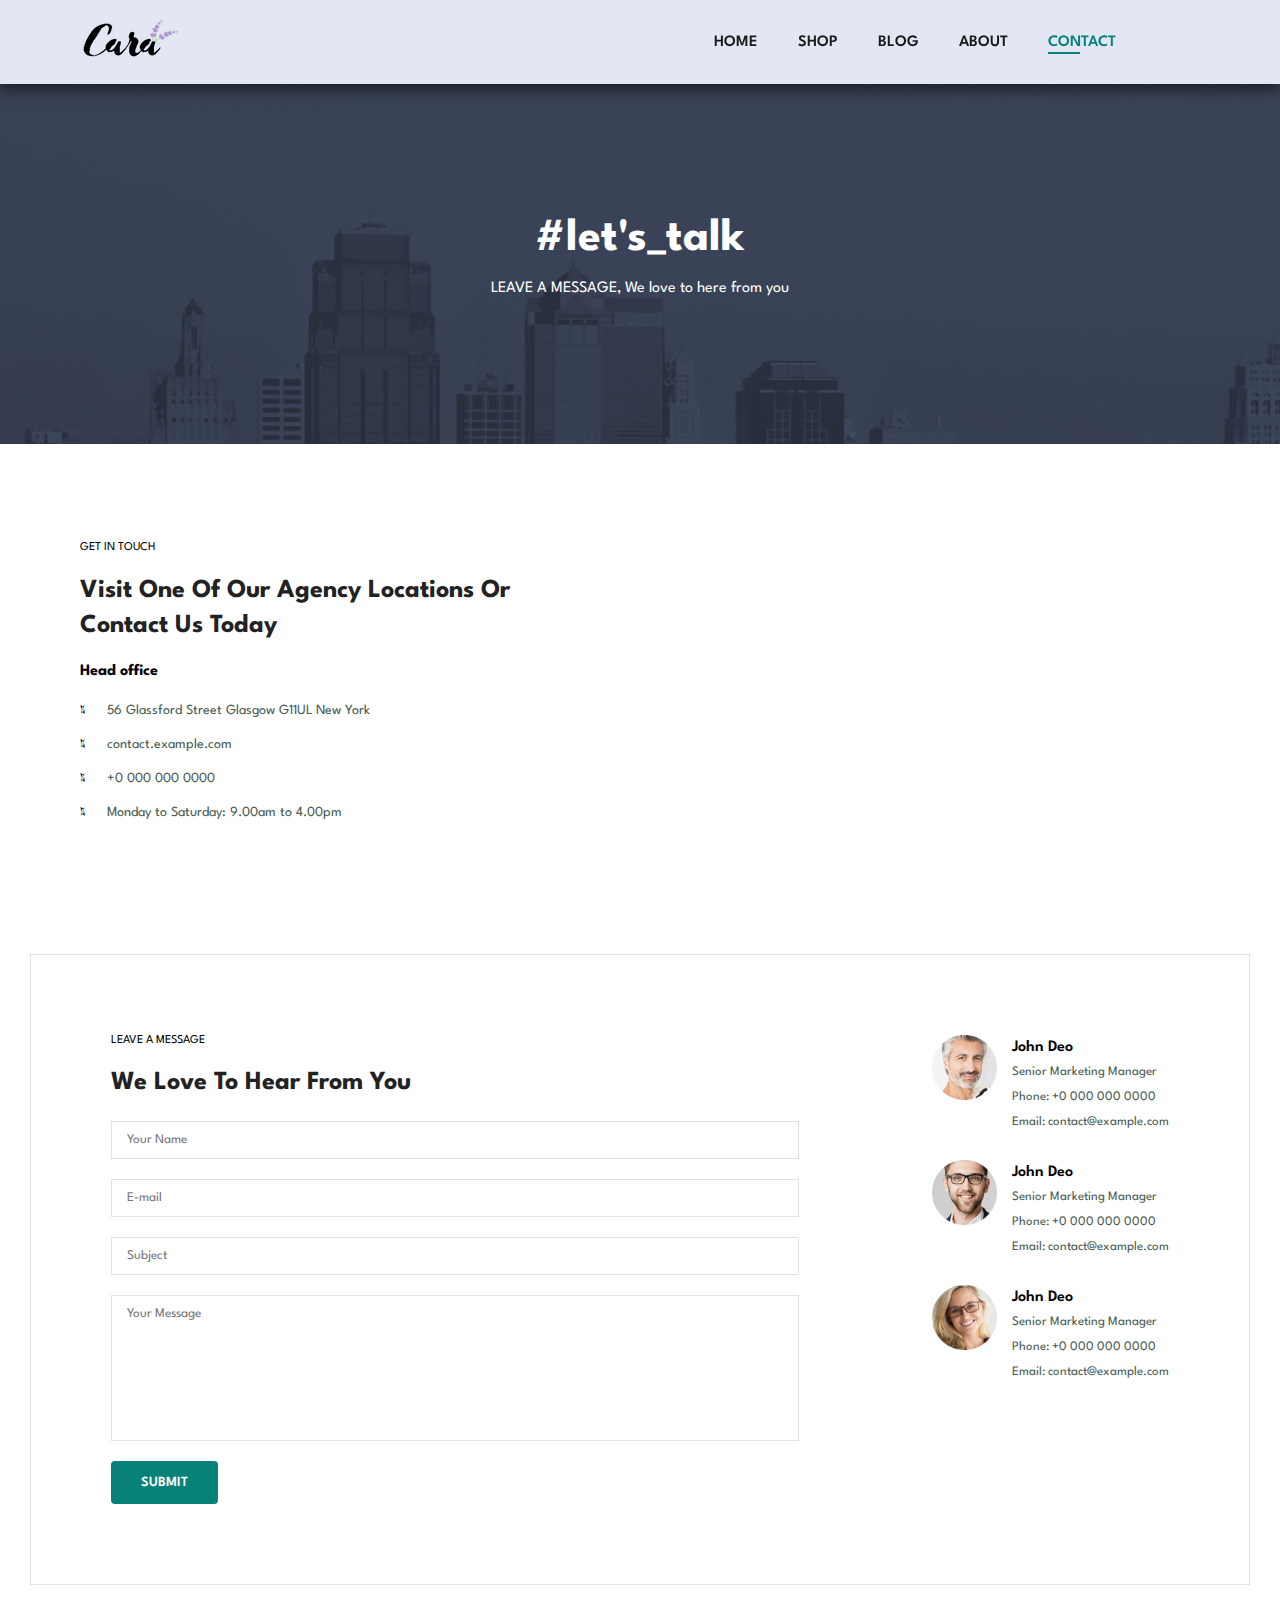
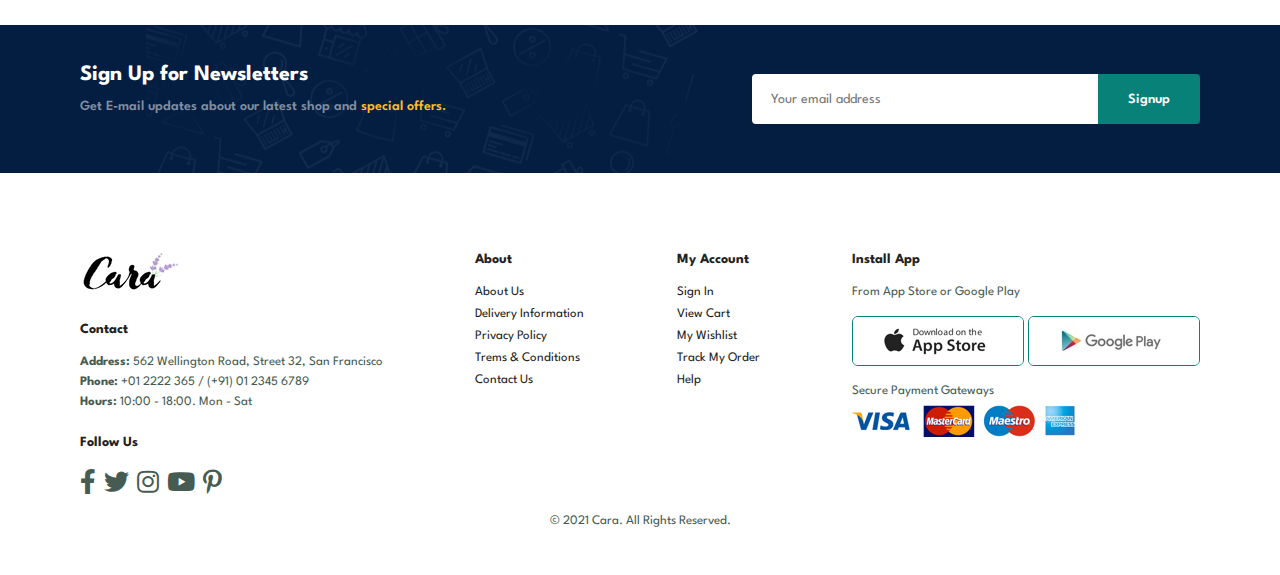
<file: contact.html>
<!DOCTYPE html>
<html lang="en">

    <head>
        <meta charset="UTF-8">
        <meta http-equiv="X-UA-Compatible" content="IE=edge">
        <meta name="viewport" content="width=device-width, initial-scale=1.0">
        <title>Contact</title>
        <link rel="stylesheet" href="https://pro.fontawesome.com/releases/v5.10.0/css/all.css" />

        <link rel="stylesheet" href="assets/css/style.css">
    </head>

    <body>

        <section id="header">
            <a href="#"><img src="assets/images/logo.png" alt=""></a>

            <nav>
                <ul id="navbar">
                    <li><a href="index.html">Home</a></li>
                    <li><a href="shop.html">Shop</a></li>
                    <li><a href="blog.html">Blog</a></li>
                    <li><a href="about.html">About</a></li>
                    <li><a class="active" href="contact.html">Contact</a></li>
                    <li><a href="cart.html"><i class="far fa-shopping-bag"></i></a></li>
                    <i id="close" class="far fa-times"></i>
                </ul>
            </nav>
            <div id="mobile">
                <a href="cart.html"><i class="far fa-shopping-bag"></i></a>
                <i class="fas fa-outdent" id="bar"></i>
                
            </div>
        </section>

        <section id="page-header" class="about-header">
            <h2>#let's_talk</h2>
            <p>LEAVE A MESSAGE, We love to here from you</p>
        </section>

        <section id="contact-details" class="section-p1">
            <div class="details">
                <span>get in touch</span>
                <h2>visit one of our agency locations or contact us today</h2>
                <h3>Head office</h3>
                <ul>
                    <li>
                        <i class="fal fa-map"></i>
                        <p>56 Glassford Street Glasgow G11UL New York</p>
                    </li>
                    <li>
                        <i class="fal fa-envelope"></i>
                        <p>contact.example.com</p>
                    </li>
                    <li>
                        <i class="fal fa-phone-alt"></i>
                        <p>+0 000 000 0000</p>
                    </li>
                    <li>
                        <i class="fal fa-clock"></i>
                        <p>Monday to Saturday: 9.00am to 4.00pm</p>
                    </li>
                </ul>
            </div>

            <div class="map">
                <iframe src="https://www.google.com/maps/embed?pb=!1m18!1m12!1m3!1d26040.190242440818!2d87.4574110468066!3d25.77943870809722!2m3!1f0!2f0!3f0!3m2!1i1024!2i768!4f13.1!3m3!1m2!1s0x39eff97656feec5f%3A0xc57dda35d9a83807!2sPurnia%2C%20Bihar!5e1!3m2!1sen!2sin!4v1682606829753!5m2!1sen!2sin" width="600" height="450" style="border:0;" allowfullscreen="" loading="lazy" referrerpolicy="no-referrer-when-downgrade"></iframe>
            </div>
        </section>

        <section id="form-details" class="section-p1">
            <form action="#" method="post">
                <span>Leave a message</span>
                <h2>We love to hear from you</h2>
                <input type="text" placeholder="Your Name">
                <input type="email" placeholder="E-mail">
                <input type="text" placeholder="Subject">
                <textarea name="" id="" cols="30" rows="10" placeholder="Your Message"></textarea>
                <button type="submit" class="btn btn-green">SUBMIT</button>
            </form>

            <div class="people">
                <div>
                    <img src="/assets/images/people/1.png" alt="">
                    <p>
                        <span>John Deo</span>
                        Senior Marketing Manager
                        <br>
                        Phone: +0 000 000 0000
                        <br>
                        Email: contact@example.com
                    </p>
                </div>
                <div>
                    <img src="/assets/images/people/2.png" alt="">
                    <p>
                        <span>John Deo</span>
                        Senior Marketing Manager
                        <br>
                        Phone: +0 000 000 0000
                        <br>
                        Email: contact@example.com
                    </p>
                </div>
                <div>
                    <img src="/assets/images/people/3.png" alt="">
                    <p>
                        <span>John Deo</span>
                        Senior Marketing Manager
                        <br>
                        Phone: +0 000 000 0000
                        <br>
                        Email: contact@example.com
                    </p>
                </div>
            </div>
        </section>


        <section id="newsletter" class="section-p1 section-m1">
            <div class="newstext">
                <h4>Sign Up for Newsletters</h4>
                <p>Get E-mail updates about our latest shop and <span>special offers.</span></p>
            </div>
            <div class="form">
                <input type="text" placeholder="Your email address">
                <button class="btn">Signup</button>
            </div>
        </section>

        <footer class="section-p1">
            <div class="footer">
                <div class="col">
                    <img class="logo" src="/assets/images/logo.png" alt="">
                    <h4>Contact</h4>
                    <p><strong>Address: </strong>562 Wellington Road, Street 32, San Francisco</p>
                    <p><strong>Phone: </strong>+01 2222 365 / (+91) 01 2345 6789</p>
                    <p><strong>Hours: </strong>10:00 - 18:00. Mon - Sat</p>
                    <div class="follow">
                        <h4>Follow Us</h4>
                        <div class="icon">
                            <a href="#"><i class="fab fa-facebook-f"></i></a>
                            <a href="#"><i class="fab fa-twitter"></i></a>
                            <a href="#"><i class="fab fa-instagram"></i></a>
                            <a href="#"><i class="fab fa-youtube"></i></a>
                            <a href="#"><i class="fab fa-pinterest-p"></i></a>
                        </div>
                    </div>
                </div>
                <div class="col">
                    <h4>About</h4>
                    <a href="#">About Us</a>
                    <a href="#">Delivery Information</a>
                    <a href="#">Privacy Policy</a>
                    <a href="#">Trems & Conditions</a>
                    <a href="#">Contact Us</a>
                </div>
                <div class="col">
                    <h4>My Account</h4>
                    <a href="#">Sign In</a>
                    <a href="#">View Cart</a>
                    <a href="#">My Wishlist</a>
                    <a href="#">Track My Order</a>
                    <a href="#">Help</a>
                </div>
                <div class="col install">
                    <h4>Install App</h4>
                    <p>From App Store or Google Play</p>
                    <div class="row">
                        <a href="#"><img src="/assets/images/pay/app.jpg" alt=""></a>
                        <a href="#"><img src="/assets/images/pay/play.jpg" alt=""></a>
                    </div>
                    <p>Secure Payment Gateways</p>
                    <img src="/assets/images/pay/pay.png" alt="">
    
                </div>
            </div>

            <div class="copyright">
                <p>© 2021 Cara. All Rights Reserved.</p>
            </div>
        </footer>


        <script src="assets/javascript/script.js"></script>
    </body>

</html>
</file>
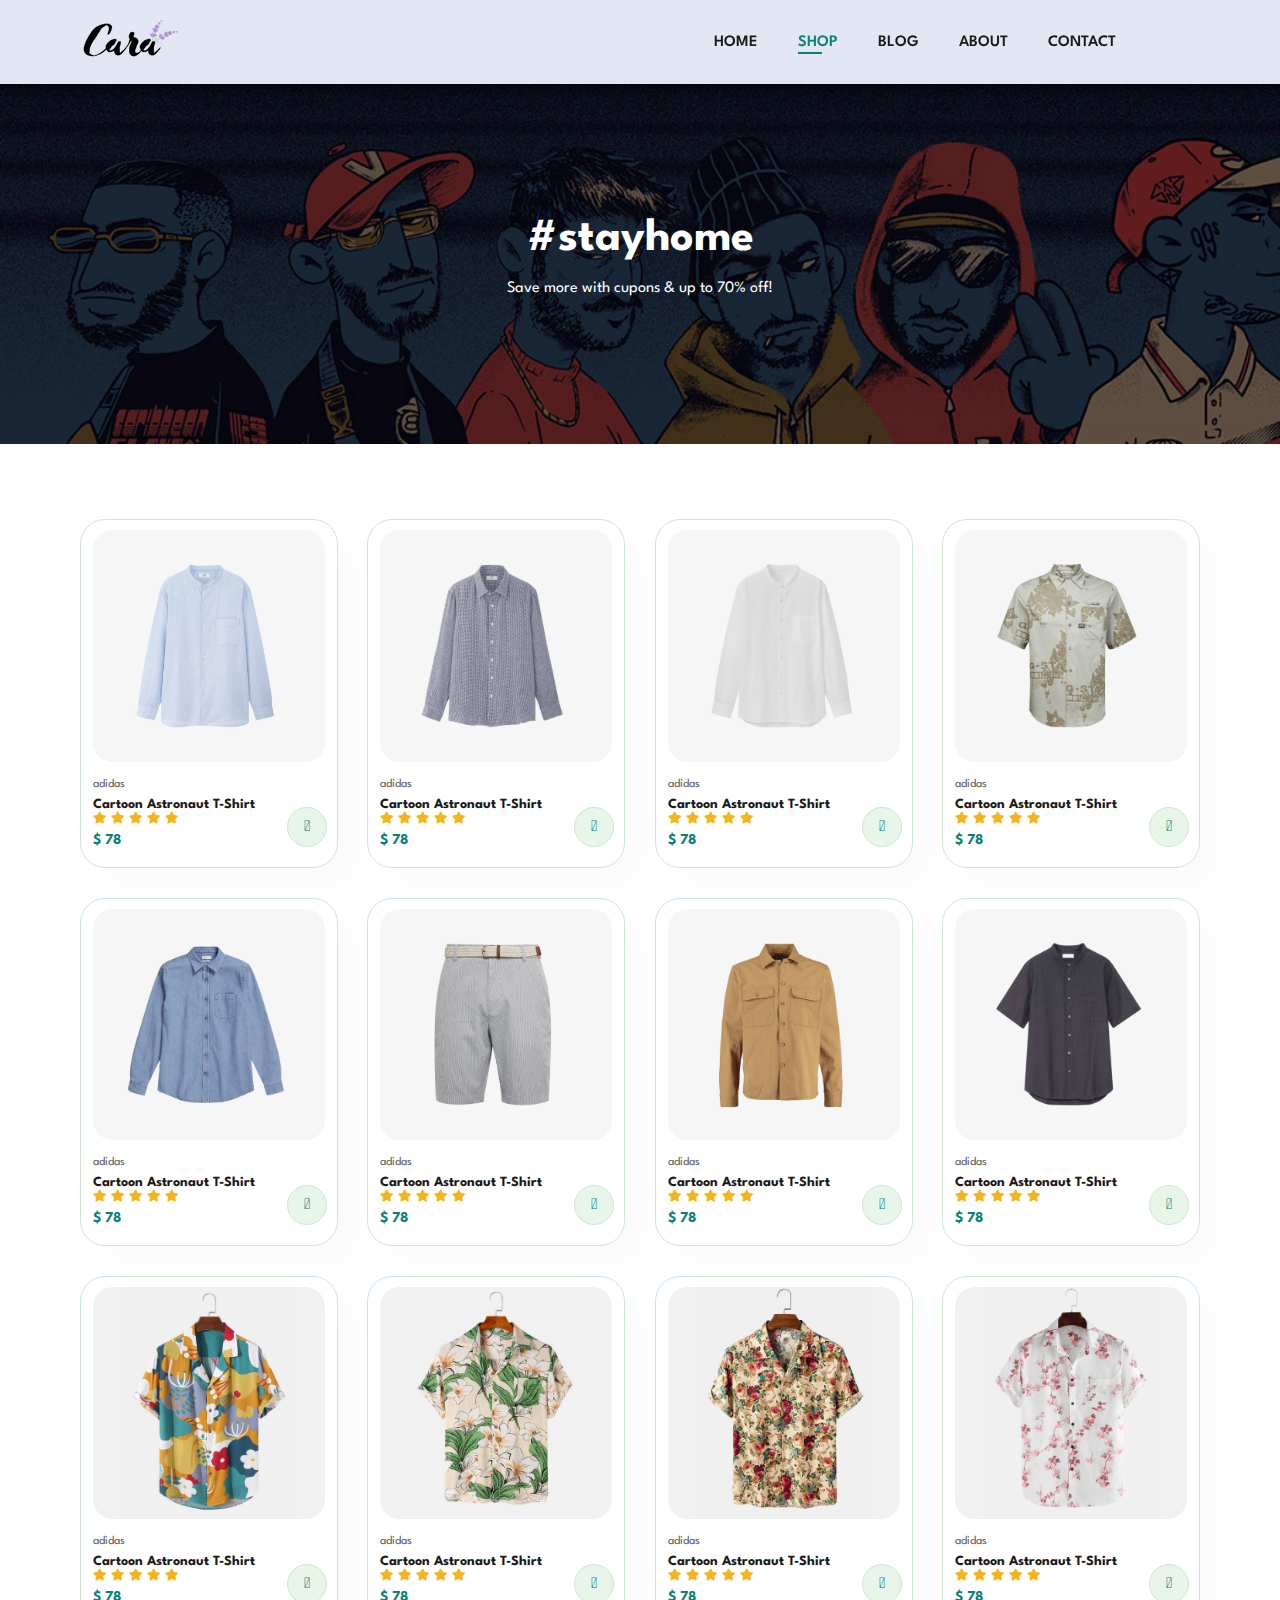
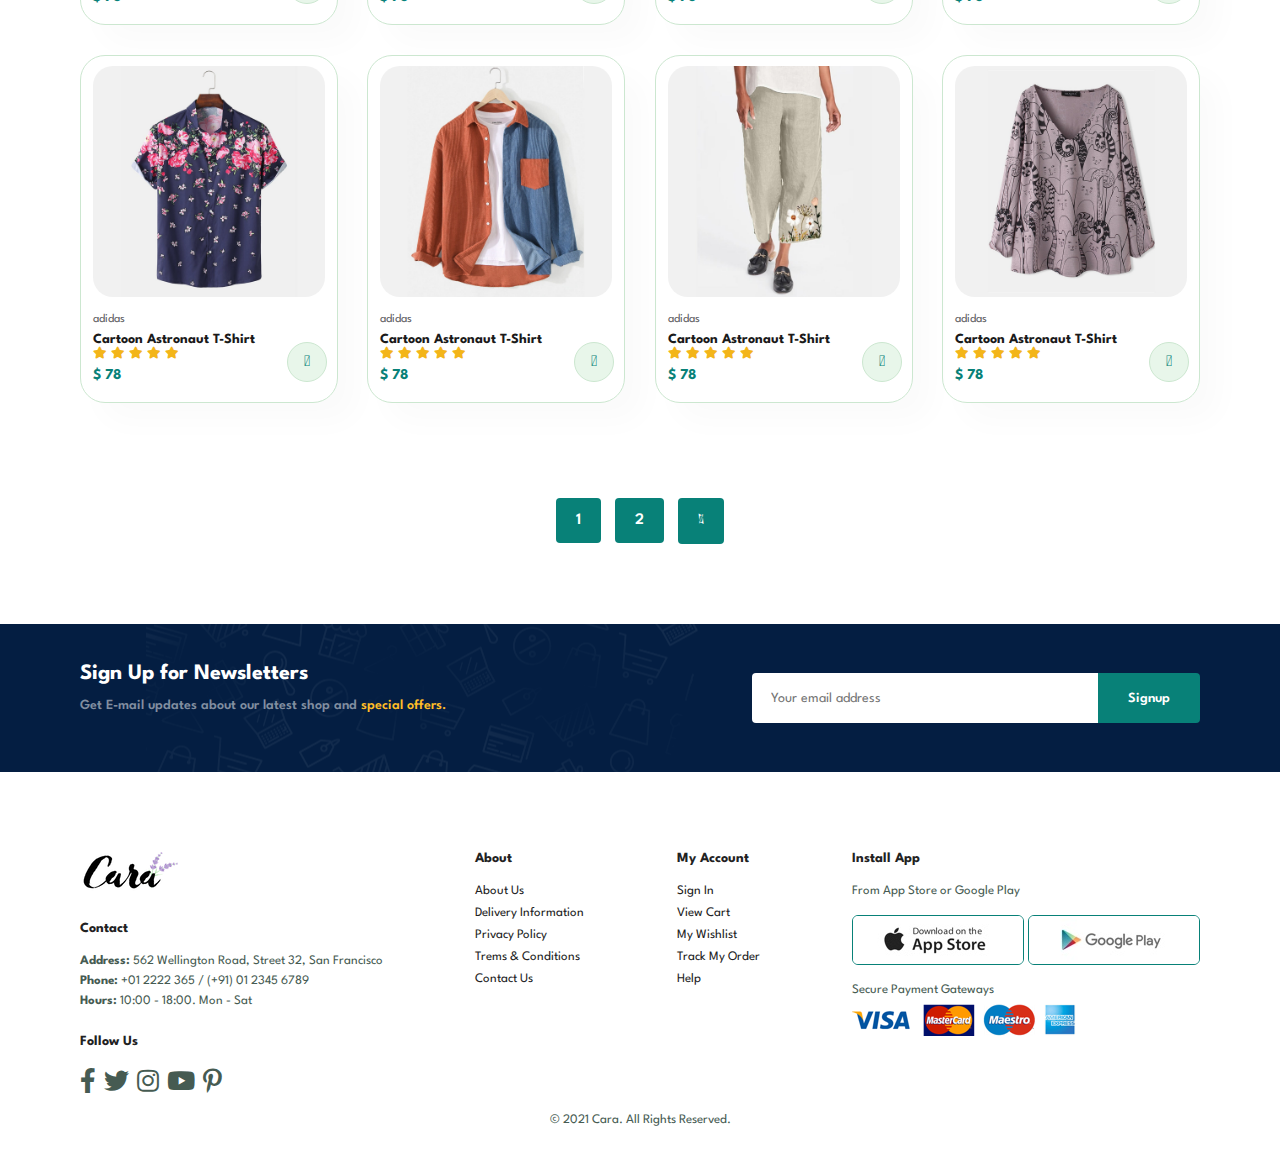
<file: shop.html>
<!DOCTYPE html>
<html lang="en">

    <head>
        <meta charset="UTF-8">
        <meta http-equiv="X-UA-Compatible" content="IE=edge">
        <meta name="viewport" content="width=device-width, initial-scale=1.0">
        <title>Home</title>
        <link rel="stylesheet" href="https://pro.fontawesome.com/releases/v5.10.0/css/all.css" />

        <link rel="stylesheet" href="assets/css/style.css">
    </head>

    <body>

        <section id="header">
            <a href="#"><img src="assets/images/logo.png" alt=""></a>

            <nav>
                <ul id="navbar">
                    <li><a href="index.html">Home</a></li>
                    <li><a class="active" href="shop.html">Shop</a></li>
                    <li><a href="blog.html">Blog</a></li>
                    <li><a href="about.html">About</a></li>
                    <li><a href="contact.html">Contact</a></li>
                    <li><a href="cart.html"><i class="far fa-shopping-bag"></i></a></li>
                    <i id="close" class="far fa-times"></i>
                </ul>
            </nav>
            <div id="mobile">
                <a href="cart.html"><i class="far fa-shopping-bag"></i></a>
                <i class="fas fa-outdent" id="bar"></i>
                
            </div>
        </section>

        <section id="page-header">
            <h2>#stayhome</h2>
            <p>Save more with cupons & up to 70% off!</p>
        </section>

        <section class="section-p1" id="product1">

            <div class="product-list">
                <div class="product" onclick="window.location.href='sproduct.html'">
                    <img src="assets/images/products/n1.jpg" alt="">
                    <div class="description">
                        <span>adidas</span>
                        <h5>Cartoon Astronaut T-Shirt</h5>
                        <div class="star">
                            <i class="fas fa-star"></i>
                            <i class="fas fa-star"></i>
                            <i class="fas fa-star"></i>
                            <i class="fas fa-star"></i>
                            <i class="fas fa-star"></i>
                        </div>
                        <h4>$ 78</h4>
                    </div>
                    <a href="#"><i class="fal fa-shopping-cart cart"></i></a>
                </div>
                <div class="product" onclick="window.location.href='sproduct.html'">
                    <img src="assets/images/products/n2.jpg" alt="">
                    <div class="description">
                        <span>adidas</span>
                        <h5>Cartoon Astronaut T-Shirt</h5>
                        <div class="star">
                            <i class="fas fa-star"></i>
                            <i class="fas fa-star"></i>
                            <i class="fas fa-star"></i>
                            <i class="fas fa-star"></i>
                            <i class="fas fa-star"></i>
                        </div>
                        <h4>$ 78</h4>
                    </div>
                    <a href="#"><i class="fal fa-shopping-cart cart"></i></a>
                </div>
                <div class="product" onclick="window.location.href='sproduct.html'">
                    <img src="assets/images/products/n3.jpg" alt="">
                    <div class="description">
                        <span>adidas</span>
                        <h5>Cartoon Astronaut T-Shirt</h5>
                        <div class="star">
                            <i class="fas fa-star"></i>
                            <i class="fas fa-star"></i>
                            <i class="fas fa-star"></i>
                            <i class="fas fa-star"></i>
                            <i class="fas fa-star"></i>
                        </div>
                        <h4>$ 78</h4>
                    </div>
                    <a href="#"><i class="fal fa-shopping-cart cart"></i></a>
                </div>
                <div class="product" onclick="window.location.href='sproduct.html'">
                    <img src="assets/images/products/n4.jpg" alt="">
                    <div class="description">
                        <span>adidas</span>
                        <h5>Cartoon Astronaut T-Shirt</h5>
                        <div class="star">
                            <i class="fas fa-star"></i>
                            <i class="fas fa-star"></i>
                            <i class="fas fa-star"></i>
                            <i class="fas fa-star"></i>
                            <i class="fas fa-star"></i>
                        </div>
                        <h4>$ 78</h4>
                    </div>
                    <a href="#"><i class="fal fa-shopping-cart cart"></i></a>
                </div>
                <div class="product" onclick="window.location.href='sproduct.html'">
                    <img src="assets/images/products/n5.jpg" alt="">
                    <div class="description">
                        <span>adidas</span>
                        <h5>Cartoon Astronaut T-Shirt</h5>
                        <div class="star">
                            <i class="fas fa-star"></i>
                            <i class="fas fa-star"></i>
                            <i class="fas fa-star"></i>
                            <i class="fas fa-star"></i>
                            <i class="fas fa-star"></i>
                        </div>
                        <h4>$ 78</h4>
                    </div>
                    <a href="#"><i class="fal fa-shopping-cart cart"></i></a>
                </div>
                <div class="product" onclick="window.location.href='sproduct.html'">
                    <img src="assets/images/products/n6.jpg" alt="">
                    <div class="description">
                        <span>adidas</span>
                        <h5>Cartoon Astronaut T-Shirt</h5>
                        <div class="star">
                            <i class="fas fa-star"></i>
                            <i class="fas fa-star"></i>
                            <i class="fas fa-star"></i>
                            <i class="fas fa-star"></i>
                            <i class="fas fa-star"></i>
                        </div>
                        <h4>$ 78</h4>
                    </div>
                    <a href="#"><i class="fal fa-shopping-cart cart"></i></a>
                </div>
                <div class="product" onclick="window.location.href='sproduct.html'">
                    <img src="assets/images/products/n7.jpg" alt="">
                    <div class="description">
                        <span>adidas</span>
                        <h5>Cartoon Astronaut T-Shirt</h5>
                        <div class="star">
                            <i class="fas fa-star"></i>
                            <i class="fas fa-star"></i>
                            <i class="fas fa-star"></i>
                            <i class="fas fa-star"></i>
                            <i class="fas fa-star"></i>
                        </div>
                        <h4>$ 78</h4>
                    </div>
                    <a href="#"><i class="fal fa-shopping-cart cart"></i></a>
                </div>
                <div class="product" onclick="window.location.href='sproduct.html'">
                    <img src="assets/images/products/n8.jpg" alt="">
                    <div class="description">
                        <span>adidas</span>
                        <h5>Cartoon Astronaut T-Shirt</h5>
                        <div class="star">
                            <i class="fas fa-star"></i>
                            <i class="fas fa-star"></i>
                            <i class="fas fa-star"></i>
                            <i class="fas fa-star"></i>
                            <i class="fas fa-star"></i>
                        </div>
                        <h4>$ 78</h4>
                    </div>
                    <a href="#"><i class="fal fa-shopping-cart cart"></i></a>
                </div>
                <div class="product" onclick="window.location.href='sproduct.html'">
                    <img src="assets/images/products/f1.jpg" alt="">
                    <div class="description">
                        <span>adidas</span>
                        <h5>Cartoon Astronaut T-Shirt</h5>
                        <div class="star">
                            <i class="fas fa-star"></i>
                            <i class="fas fa-star"></i>
                            <i class="fas fa-star"></i>
                            <i class="fas fa-star"></i>
                            <i class="fas fa-star"></i>
                        </div>
                        <h4>$ 78</h4>
                    </div>
                    <a href="#"><i class="fal fa-shopping-cart cart"></i></a>
                </div>
                <div class="product" onclick="window.location.href='sproduct.html'">
                    <img src="assets/images/products/f2.jpg" alt="">
                    <div class="description">
                        <span>adidas</span>
                        <h5>Cartoon Astronaut T-Shirt</h5>
                        <div class="star">
                            <i class="fas fa-star"></i>
                            <i class="fas fa-star"></i>
                            <i class="fas fa-star"></i>
                            <i class="fas fa-star"></i>
                            <i class="fas fa-star"></i>
                        </div>
                        <h4>$ 78</h4>
                    </div>
                    <a href="#"><i class="fal fa-shopping-cart cart"></i></a>
                </div>
                <div class="product" onclick="window.location.href='sproduct.html'">
                    <img src="assets/images/products/f3.jpg" alt="">
                    <div class="description">
                        <span>adidas</span>
                        <h5>Cartoon Astronaut T-Shirt</h5>
                        <div class="star">
                            <i class="fas fa-star"></i>
                            <i class="fas fa-star"></i>
                            <i class="fas fa-star"></i>
                            <i class="fas fa-star"></i>
                            <i class="fas fa-star"></i>
                        </div>
                        <h4>$ 78</h4>
                    </div>
                    <a href="#"><i class="fal fa-shopping-cart cart"></i></a>
                </div>
                <div class="product" onclick="window.location.href='sproduct.html'">
                    <img src="assets/images/products/f4.jpg" alt="">
                    <div class="description">
                        <span>adidas</span>
                        <h5>Cartoon Astronaut T-Shirt</h5>
                        <div class="star">
                            <i class="fas fa-star"></i>
                            <i class="fas fa-star"></i>
                            <i class="fas fa-star"></i>
                            <i class="fas fa-star"></i>
                            <i class="fas fa-star"></i>
                        </div>
                        <h4>$ 78</h4>
                    </div>
                    <a href="#"><i class="fal fa-shopping-cart cart"></i></a>
                </div>
                <div class="product" onclick="window.location.href='sproduct.html'">
                    <img src="assets/images/products/f5.jpg" alt="">
                    <div class="description">
                        <span>adidas</span>
                        <h5>Cartoon Astronaut T-Shirt</h5>
                        <div class="star">
                            <i class="fas fa-star"></i>
                            <i class="fas fa-star"></i>
                            <i class="fas fa-star"></i>
                            <i class="fas fa-star"></i>
                            <i class="fas fa-star"></i>
                        </div>
                        <h4>$ 78</h4>
                    </div>
                    <a href="#"><i class="fal fa-shopping-cart cart"></i></a>
                </div>
                <div class="product" onclick="window.location.href='sproduct.html'">
                    <img src="assets/images/products/f6.jpg" alt="">
                    <div class="description">
                        <span>adidas</span>
                        <h5>Cartoon Astronaut T-Shirt</h5>
                        <div class="star">
                            <i class="fas fa-star"></i>
                            <i class="fas fa-star"></i>
                            <i class="fas fa-star"></i>
                            <i class="fas fa-star"></i>
                            <i class="fas fa-star"></i>
                        </div>
                        <h4>$ 78</h4>
                    </div>
                    <a href="#"><i class="fal fa-shopping-cart cart"></i></a>
                </div>
                <div class="product" onclick="window.location.href='sproduct.html'">
                    <img src="assets/images/products/f7.jpg" alt="">
                    <div class="description">
                        <span>adidas</span>
                        <h5>Cartoon Astronaut T-Shirt</h5>
                        <div class="star">
                            <i class="fas fa-star"></i>
                            <i class="fas fa-star"></i>
                            <i class="fas fa-star"></i>
                            <i class="fas fa-star"></i>
                            <i class="fas fa-star"></i>
                        </div>
                        <h4>$ 78</h4>
                    </div>
                    <a href="#"><i class="fal fa-shopping-cart cart"></i></a>
                </div>
                <div class="product" onclick="window.location.href='sproduct.html'">
                    <img src="assets/images/products/f8.jpg" alt="">
                    <div class="description">
                        <span>adidas</span>
                        <h5>Cartoon Astronaut T-Shirt</h5>
                        <div class="star">
                            <i class="fas fa-star"></i>
                            <i class="fas fa-star"></i>
                            <i class="fas fa-star"></i>
                            <i class="fas fa-star"></i>
                            <i class="fas fa-star"></i>
                        </div>
                        <h4>$ 78</h4>
                    </div>
                    <a href="#"><i class="fal fa-shopping-cart cart"></i></a>
                </div>
            </div>
        </section>

        <section id="pagination" class="section-p1">
            <a href="#">1</a>
            <a href="#">2</a>
            <a href="#"><i class="fal fa-long-arrow-alt-right"></i></a>
        </section>

        <section id="newsletter" class="section-p1 section-m1">
            <div class="newstext">
                <h4>Sign Up for Newsletters</h4>
                <p>Get E-mail updates about our latest shop and <span>special offers.</span></p>
            </div>
            <div class="form">
                <input type="text" placeholder="Your email address">
                <button class="btn">Signup</button>
            </div>
        </section>

        <footer class="section-p1">
            <div class="footer">
                <div class="col">
                    <img class="logo" src="/assets/images/logo.png" alt="">
                    <h4>Contact</h4>
                    <p><strong>Address: </strong>562 Wellington Road, Street 32, San Francisco</p>
                    <p><strong>Phone: </strong>+01 2222 365 / (+91) 01 2345 6789</p>
                    <p><strong>Hours: </strong>10:00 - 18:00. Mon - Sat</p>
                    <div class="follow">
                        <h4>Follow Us</h4>
                        <div class="icon">
                            <a href="#"><i class="fab fa-facebook-f"></i></a>
                            <a href="#"><i class="fab fa-twitter"></i></a>
                            <a href="#"><i class="fab fa-instagram"></i></a>
                            <a href="#"><i class="fab fa-youtube"></i></a>
                            <a href="#"><i class="fab fa-pinterest-p"></i></a>
                        </div>
                    </div>
                </div>
                <div class="col">
                    <h4>About</h4>
                    <a href="#">About Us</a>
                    <a href="#">Delivery Information</a>
                    <a href="#">Privacy Policy</a>
                    <a href="#">Trems & Conditions</a>
                    <a href="#">Contact Us</a>
                </div>
                <div class="col">
                    <h4>My Account</h4>
                    <a href="#">Sign In</a>
                    <a href="#">View Cart</a>
                    <a href="#">My Wishlist</a>
                    <a href="#">Track My Order</a>
                    <a href="#">Help</a>
                </div>
                <div class="col install">
                    <h4>Install App</h4>
                    <p>From App Store or Google Play</p>
                    <div class="row">
                        <a href="#"><img src="/assets/images/pay/app.jpg" alt=""></a>
                        <a href="#"><img src="/assets/images/pay/play.jpg" alt=""></a>
                    </div>
                    <p>Secure Payment Gateways</p>
                    <img src="/assets/images/pay/pay.png" alt="">
    
                </div>
            </div>

            <div class="copyright">
                <p>© 2021 Cara. All Rights Reserved.</p>
            </div>
        </footer>


        <script src="assets/javascript/script.js"></script>
    </body>

</html>
</file>
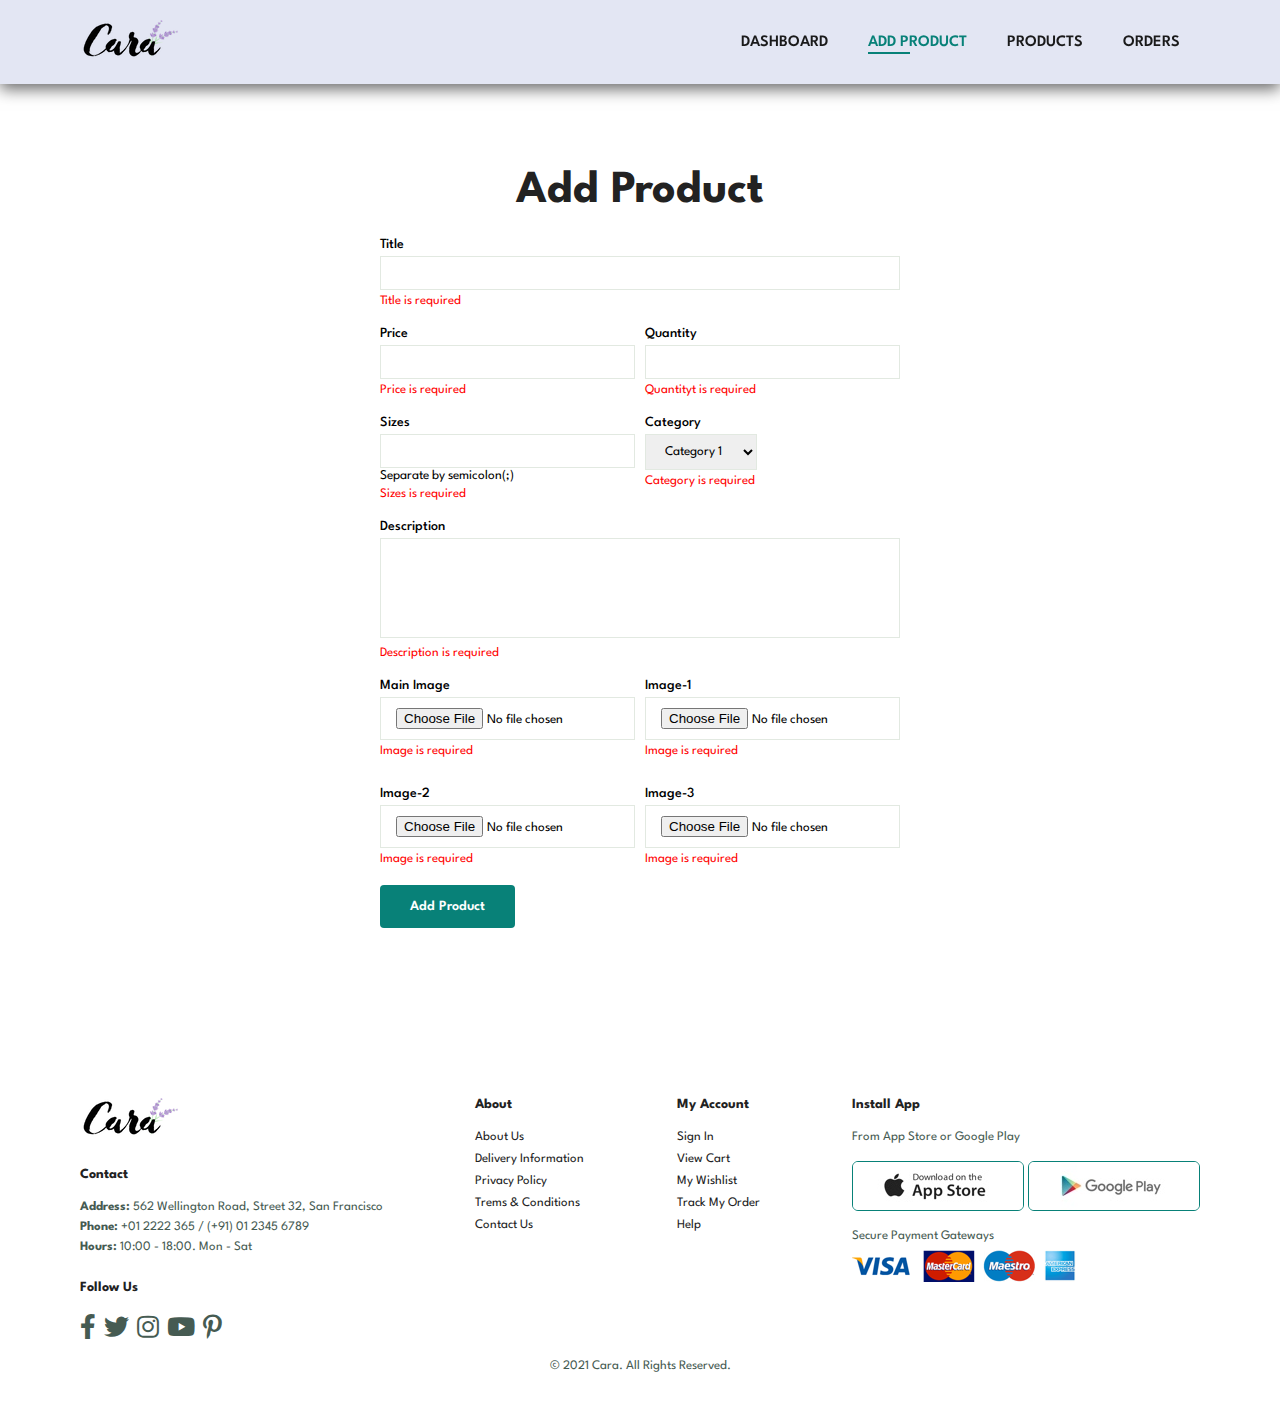
<file: admin/add-product.html>
<!DOCTYPE html>
<html lang="en">

    <head>
        <meta charset="UTF-8">
        <meta http-equiv="X-UA-Compatible" content="IE=edge">
        <meta name="viewport" content="width=device-width, initial-scale=1.0">
        <title>Add Product</title>
        <link rel="stylesheet" href="https://pro.fontawesome.com/releases/v5.10.0/css/all.css" />

        <link rel="stylesheet" href="../assets/css/style.css">
    </head>

    <body>

        <section id="header">
            <a href="#"><img src="../assets/images/logo.png" alt=""></a>

            <nav>
                <ul id="navbar">
                    <li><a href="dashboard.html">Dashboard</a></li>
                    <li><a class="active" href="add-product.html">Add Product</a></li>
                    <li><a href="products.html">Products</a></li>
                    <li><a href="orders.html">Orders</a></li>
                    <i id="close" class="far fa-times"></i>
                </ul>
            </nav>
            <div id="mobile">
                <i class="fas fa-outdent" id="bar"></i>
                
            </div>
        </section>

        <section id="form" class="section-p1">
            <div class="form-box">
                <h2>Add Product</h2>
                <form action="#" method="POST">
                    <div class="input-box">
                        <label for="title">Title</label>
                        <input id="title" type="text">
                        <span class="error">Title is required</span>
                    </div>
                    <div class="input-2">
                        <div class="input-box">
                            <label for="price">Price</label>
                            <input id="price" type="text" class="normal">
                            <span class="error">Price is required</span>
                        </div>
                        <div class="input-box">
                            <label for="quantity">Quantity</label>
                            <input id="quantity" type="text" class="normal">
                            <span class="error">Quantityt is required</span>
                        </div>
                    </div>

                    <div class="input-2">
                        <div class="input-box">
                            <label for="category">Sizes </label>
                            <input type="text" id="sizes">
                            <small>Separate by semicolon(;)</small>
                            <span class="error">Sizes is required</span>
                        </div>
                        <div class="input-box">
                            <label for="category">Category</label>
                            <select id="category" class="dropdown-select">
                                <option value="1">Category 1</option>
                                <option value="2">Category 2</option>
                                <option value="3">Category 3</option>
                            </select>
                            <span class="error">Category is required</span>
                        </div>
                    </div>
                    <div class="input-box">
                        <label for="description">Description</label>
                        <textarea id="description" cols="30" rows="10"></textarea>
                        <span class="error">Description is required</span>
                    </div>
                    <div class="input-2">
                        <div class="input-box">
                            <label for="main-image">Main Image</label>
                            <input id="main-image" type="file">
                            <span class="error">Image is required</span>
                        </div>
                        <div class="input-box">
                            <label for="image-1">Image-1</label>
                            <input id="image-1" type="file">
                            <span class="error">Image is required</span>
                        </div>
                        <div class="input-box">
                            <label for="image-2">Image-2</label>
                            <input id="image-2" type="file">
                            <span class="error">Image is required</span>
                        </div>
                        <div class="input-box">
                            <label for="image-3">Image-3</label>
                            <input id="image-3" type="file">
                            <span class="error">Image is required</span>
                        </div>
                    </div>
                    <div class="input-box">
                        <button type="submit" class="btn btn-green">Add Product</button>
                    </div>
                </form>
            </div>
        </section>

        <footer class="section-p1">
            <div class="footer">
                <div class="col">
                    <img class="logo" src="../assets/images/logo.png" alt="">
                    <h4>Contact</h4>
                    <p><strong>Address: </strong>562 Wellington Road, Street 32, San Francisco</p>
                    <p><strong>Phone: </strong>+01 2222 365 / (+91) 01 2345 6789</p>
                    <p><strong>Hours: </strong>10:00 - 18:00. Mon - Sat</p>
                    <div class="follow">
                        <h4>Follow Us</h4>
                        <div class="icon">
                            <a href="#"><i class="fab fa-facebook-f"></i></a>
                            <a href="#"><i class="fab fa-twitter"></i></a>
                            <a href="#"><i class="fab fa-instagram"></i></a>
                            <a href="#"><i class="fab fa-youtube"></i></a>
                            <a href="#"><i class="fab fa-pinterest-p"></i></a>
                        </div>
                    </div>
                </div>
                <div class="col">
                    <h4>About</h4>
                    <a href="#">About Us</a>
                    <a href="#">Delivery Information</a>
                    <a href="#">Privacy Policy</a>
                    <a href="#">Trems & Conditions</a>
                    <a href="#">Contact Us</a>
                </div>
                <div class="col">
                    <h4>My Account</h4>
                    <a href="#">Sign In</a>
                    <a href="#">View Cart</a>
                    <a href="#">My Wishlist</a>
                    <a href="#">Track My Order</a>
                    <a href="#">Help</a>
                </div>
                <div class="col install">
                    <h4>Install App</h4>
                    <p>From App Store or Google Play</p>
                    <div class="row">
                        <a href="#"><img src="../assets/images/pay/app.jpg" alt=""></a>
                        <a href="#"><img src="../assets/images/pay/play.jpg" alt=""></a>
                    </div>
                    <p>Secure Payment Gateways</p>
                    <img src="../assets/images/pay/pay.png" alt="">
    
                </div>
            </div>

            <div class="copyright">
                <p>© 2021 Cara. All Rights Reserved.</p>
            </div>
        </footer>


        <script src="../assets/javascript/script.js"></script>
    </body>

</html>
</file>
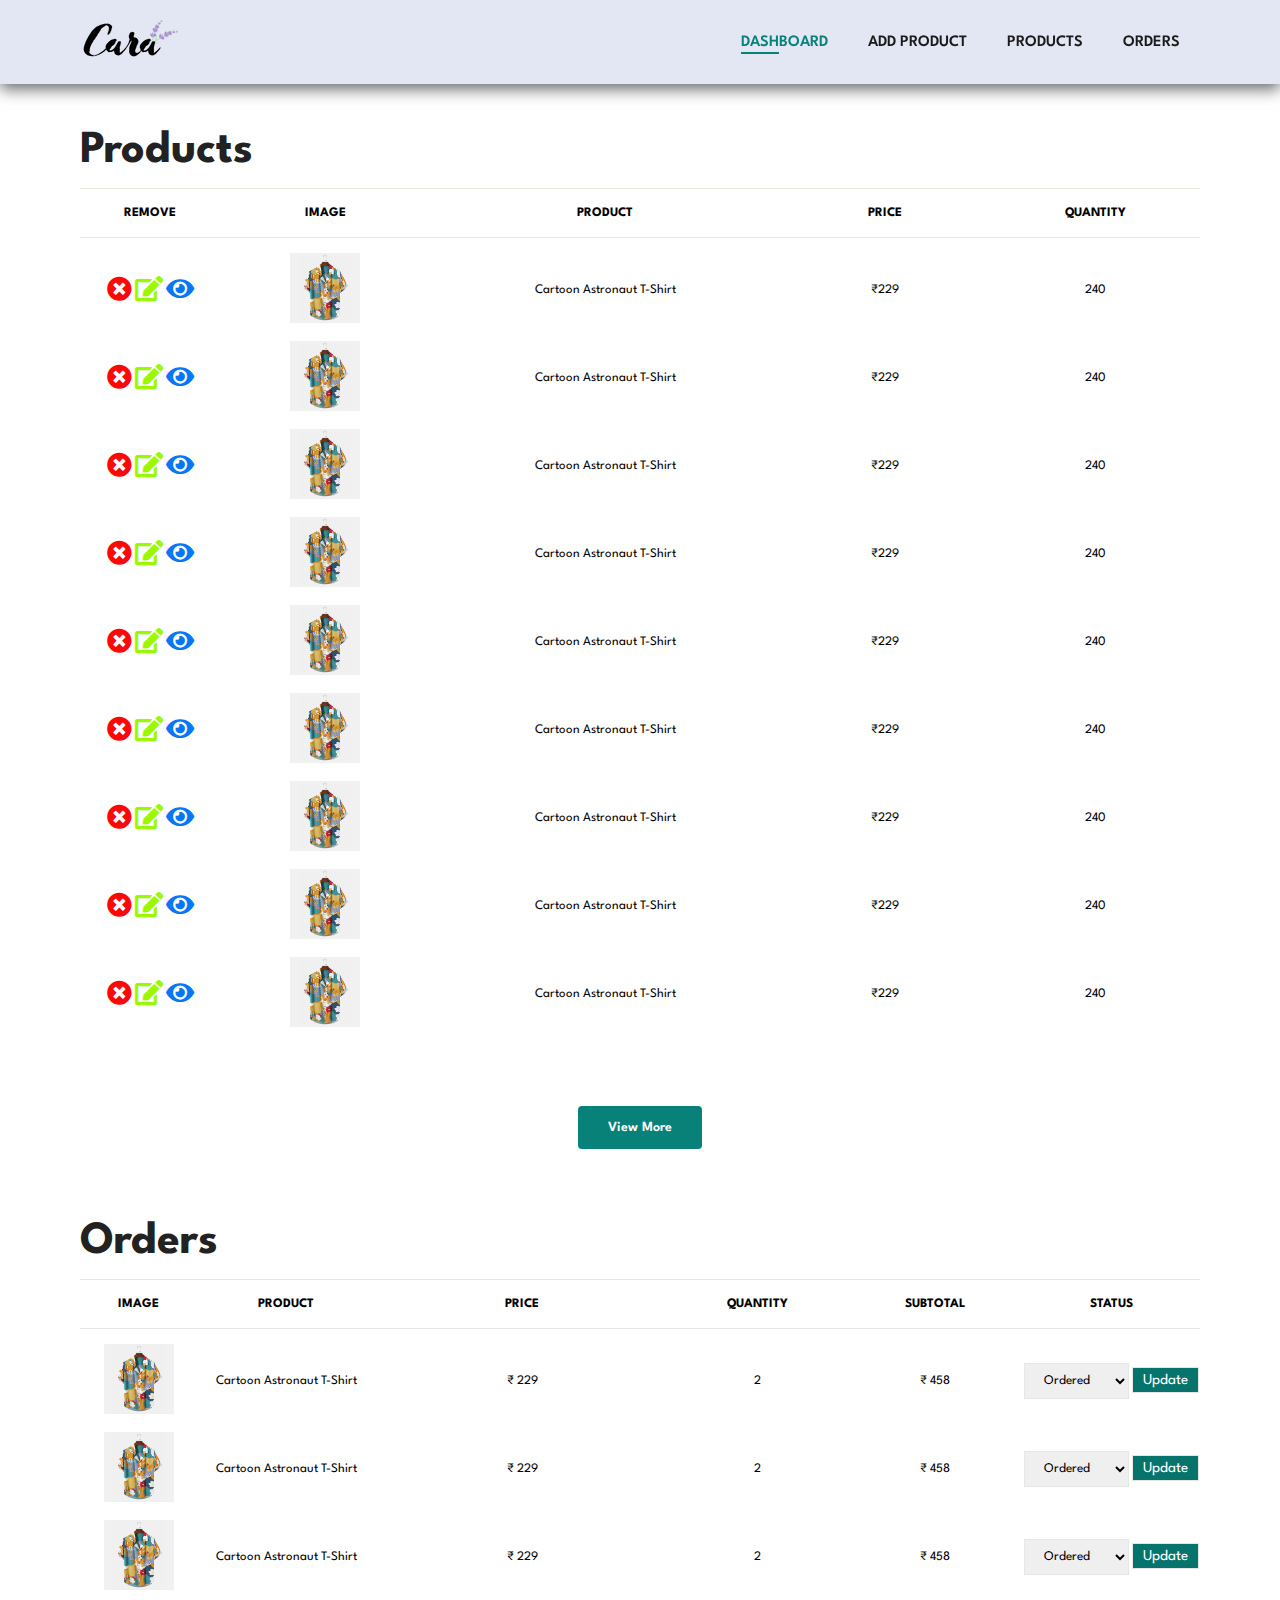
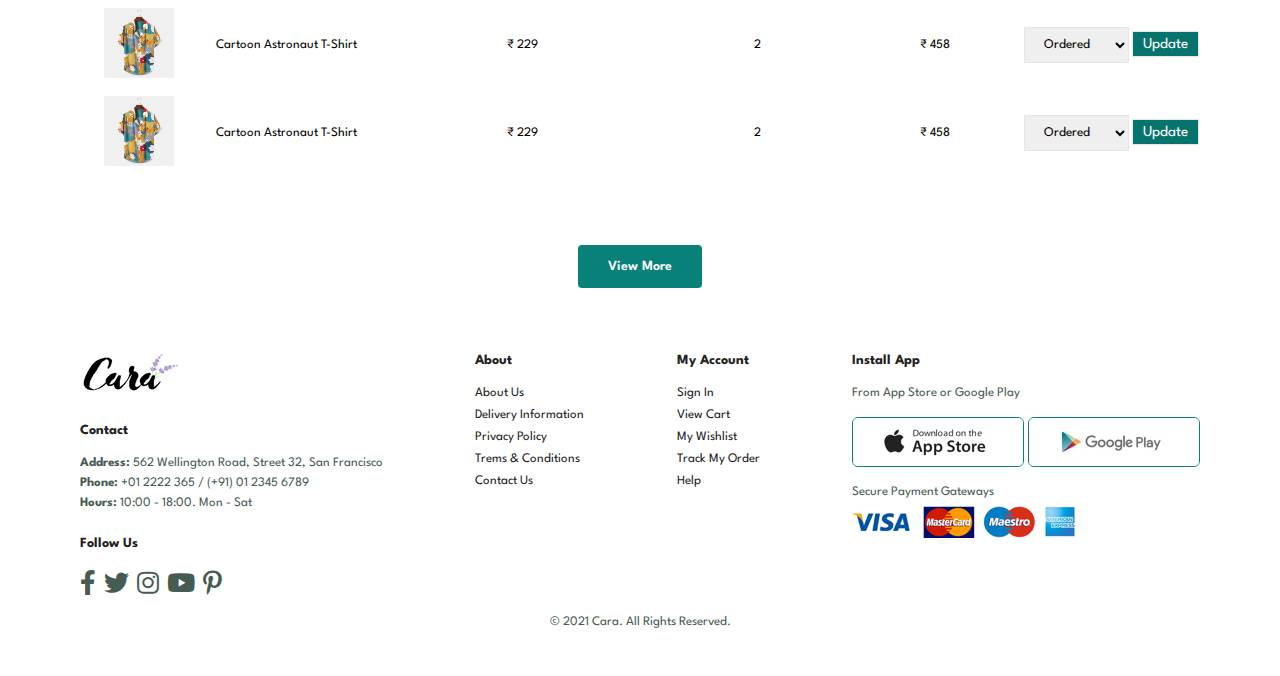
<file: admin/dashboard.html>
<!DOCTYPE html>
<html lang="en">

<head>
    <meta charset="UTF-8">
    <meta http-equiv="X-UA-Compatible" content="IE=edge">
    <meta name="viewport" content="width=device-width, initial-scale=1.0">
    <title>Dashboard</title>
    <link rel="stylesheet" href="https://pro.fontawesome.com/releases/v5.10.0/css/all.css" />

    <link rel="stylesheet" href="../assets/css/style.css">
</head>

<body>

    <section id="header">
        <a href="#"><img src="../assets/images/logo.png" alt=""></a>

        <nav>
            <ul id="navbar">
                <li><a class="active" href="dashboard.html">Dashboard</a></li>
                <li><a href="add-product.html">Add Product</a></li>
                <li><a href="products.html">Products</a></li>
                <li><a href="orders.html">Orders</a></li>
                <i id="close" class="far fa-times"></i>
            </ul>
        </nav>
        <div id="mobile">
            <i class="fas fa-outdent" id="bar"></i>

        </div>
    </section>

    <section id="cart" class="section-p1">
        <h2 style="margin-bottom: 10px;">Products</h2>
        <table width="100%">
            <thead>
                <tr>
                    <td>Remove</td>
                    <td>Image</td>
                    <td>Product</td>
                    <td>Price</td>
                    <td>Quantity</td>
                </tr>
            </thead>
            <tbody>
                <tr>
                    <td>
                        <form action="#" method="post" style="display:inline">
                            <button type="submit"><i class="fas fa-times-circle delete"></i></button>
                        </form>
                        <!-- edit -->
                        <form action="#" method="post" style="display:inline">
                            <button type="submit"><i class="fas fa-edit edit"></i></button>
                        </form>
                        <!-- view -->
                        <a href="sproduct.html"><i class="fas fa-eye view"></i></a>
                    </td>
                    <td><img src="../assets/images/products/f1.jpg" alt=""></td>
                    <td>Cartoon Astronaut T-Shirt</td>
                    <td>&#x20B9;229</td>
                    <td>240</td>
                </tr>
                <tr>
                    <td>
                        <form action="#" method="post" style="display:inline">
                            <button type="submit"><i class="fas fa-times-circle delete"></i></button>
                        </form>
                        <!-- edit -->
                        <form action="#" method="post" style="display:inline">
                            <button type="submit"><i class="fas fa-edit edit"></i></button>
                        </form>
                        <!-- view -->
                        <a href="sproduct.html"><i class="fas fa-eye view"></i></a>
                    </td>
                    <td><img src="../assets/images/products/f1.jpg" alt=""></td>
                    <td>Cartoon Astronaut T-Shirt</td>
                    <td>&#x20B9;229</td>
                    <td>240</td>
                </tr>
                <tr>
                    <td>
                        <form action="#" method="post" style="display:inline">
                            <button type="submit"><i class="fas fa-times-circle delete"></i></button>
                        </form>
                        <!-- edit -->
                        <form action="#" method="post" style="display:inline">
                            <button type="submit"><i class="fas fa-edit edit"></i></button>
                        </form>
                        <!-- view -->
                        <a href="sproduct.html"><i class="fas fa-eye view"></i></a>
                    </td>
                    <td><img src="../assets/images/products/f1.jpg" alt=""></td>
                    <td>Cartoon Astronaut T-Shirt</td>
                    <td>&#x20B9;229</td>
                    <td>240</td>
                </tr>
                <tr>
                    <td>
                        <form action="#" method="post" style="display:inline">
                            <button type="submit"><i class="fas fa-times-circle delete"></i></button>
                        </form>
                        <!-- edit -->
                        <form action="#" method="post" style="display:inline">
                            <button type="submit"><i class="fas fa-edit edit"></i></button>
                        </form>
                        <!-- view -->
                        <a href="sproduct.html"><i class="fas fa-eye view"></i></a>
                    </td>
                    <td><img src="../assets/images/products/f1.jpg" alt=""></td>
                    <td>Cartoon Astronaut T-Shirt</td>
                    <td>&#x20B9;229</td>
                    <td>240</td>
                </tr>
                <tr>
                    <td>
                        <form action="#" method="post" style="display:inline">
                            <button type="submit"><i class="fas fa-times-circle delete"></i></button>
                        </form>
                        <!-- edit -->
                        <form action="#" method="post" style="display:inline">
                            <button type="submit"><i class="fas fa-edit edit"></i></button>
                        </form>
                        <!-- view -->
                        <a href="sproduct.html"><i class="fas fa-eye view"></i></a>
                    </td>
                    <td><img src="../assets/images/products/f1.jpg" alt=""></td>
                    <td>Cartoon Astronaut T-Shirt</td>
                    <td>&#x20B9;229</td>
                    <td>240</td>
                </tr>
                <tr>
                    <td>
                        <form action="#" method="post" style="display:inline">
                            <button type="submit"><i class="fas fa-times-circle delete"></i></button>
                        </form>
                        <!-- edit -->
                        <form action="#" method="post" style="display:inline">
                            <button type="submit"><i class="fas fa-edit edit"></i></button>
                        </form>
                        <!-- view -->
                        <a href="sproduct.html"><i class="fas fa-eye view"></i></a>
                    </td>
                    <td><img src="../assets/images/products/f1.jpg" alt=""></td>
                    <td>Cartoon Astronaut T-Shirt</td>
                    <td>&#x20B9;229</td>
                    <td>240</td>
                </tr>
                </tr>
                <tr>
                    <td>
                        <form action="#" method="post" style="display:inline">
                            <button type="submit"><i class="fas fa-times-circle delete"></i></button>
                        </form>
                        <!-- edit -->
                        <form action="#" method="post" style="display:inline">
                            <button type="submit"><i class="fas fa-edit edit"></i></button>
                        </form>
                        <!-- view -->
                        <a href="sproduct.html"><i class="fas fa-eye view"></i></a>
                    </td>
                    <td><img src="../assets/images/products/f1.jpg" alt=""></td>
                    <td>Cartoon Astronaut T-Shirt</td>
                    <td>&#x20B9;229</td>
                    <td>240</td>
                </tr>
                <tr>
                    <td>
                        <form action="#" method="post" style="display:inline">
                            <button type="submit"><i class="fas fa-times-circle delete"></i></button>
                        </form>
                        <!-- edit -->
                        <form action="#" method="post" style="display:inline">
                            <button type="submit"><i class="fas fa-edit edit"></i></button>
                        </form>
                        <!-- view -->
                        <a href="sproduct.html"><i class="fas fa-eye view"></i></a>
                    </td>
                    <td><img src="../assets/images/products/f1.jpg" alt=""></td>
                    <td>Cartoon Astronaut T-Shirt</td>
                    <td>&#x20B9;229</td>
                    <td>240</td>
                </tr>
                <tr>
                    <td>
                        <form action="#" method="post" style="display:inline">
                            <button type="submit"><i class="fas fa-times-circle delete"></i></button>
                        </form>
                        <!-- edit -->
                        <form action="#" method="post" style="display:inline">
                            <button type="submit"><i class="fas fa-edit edit"></i></button>
                        </form>
                        <!-- view -->
                        <a href="sproduct.html"><i class="fas fa-eye view"></i></a>
                    </td>
                    <td><img src="../assets/images/products/f1.jpg" alt=""></td>
                    <td>Cartoon Astronaut T-Shirt</td>
                    <td>&#x20B9;229</td>
                    <td>240</td>
                </tr>
            </tbody>
        </table>
    </section>
    <section id="view-more" class="section-p1">
            <a class="btn btn-green" href="#">View More</a>
    </section>

    <section id="cart" class="section-p1">
        <h2 style="margin-bottom: 10px;">Orders</h2>
        <table width="100%">
            <thead>
                <tr>
                    <td>Image</td>
                    <td>Product</td>
                    <td>Price</td>
                    <td>Quantity</td>
                    <td>Subtotal</td>
                    <td>Status</td>
                </tr>
            </thead>
            <tbody>
                <tr>
                    <td><img src="../assets/images/products/f1.jpg" alt=""></td>
                    <td><a href="sproduct.html">Cartoon Astronaut T-Shirt</a></td>
                    <td>&#x20B9; 229</td>
                    <td>2</td>
                    <td>&#x20B9; 458</td>
                    <td>
                        <form class="order-form" action="#" method="post">
                            <select name="status" id="status">
                                <option value="ordered">Ordered</option>
                                <option value="shipped">Shipped</option>
                                <option value="deliverd">Deliverd</option>
                                <option value="cancelled">Cancelled</option>
                            </select>
                            <button type="submit">Update</button>
                        </form>
                    </td>
                </tr>
                <tr>
                    <td><img src="../assets/images/products/f1.jpg" alt=""></td>
                    <td><a href="sproduct.html">Cartoon Astronaut T-Shirt</a></td>
                    <td>&#x20B9; 229</td>
                    <td>2</td>
                    <td>&#x20B9; 458</td>
                    <td>
                        <form class="order-form" action="#" method="post">
                            <select name="status" id="status">
                                <option value="ordered">Ordered</option>
                                <option value="shipped">Shipped</option>
                                <option value="deliverd">Deliverd</option>
                                <option value="cancelled">Cancelled</option>
                            </select>
                            <button type="submit">Update</button>
                        </form>
                    </td>
                </tr>
                <tr>
                    <td><img src="../assets/images/products/f1.jpg" alt=""></td>
                    <td><a href="sproduct.html">Cartoon Astronaut T-Shirt</a></td>
                    <td>&#x20B9; 229</td>
                    <td>2</td>
                    <td>&#x20B9; 458</td>
                    <td>
                        <form class="order-form" action="#" method="post">
                            <select name="status" id="status">
                                <option value="ordered">Ordered</option>
                                <option value="shipped">Shipped</option>
                                <option value="deliverd">Deliverd</option>
                                <option value="cancelled">Cancelled</option>
                            </select>
                            <button type="submit">Update</button>
                        </form>
                    </td>
                </tr>
                <tr>
                    <td><img src="../assets/images/products/f1.jpg" alt=""></td>
                    <td><a href="sproduct.html">Cartoon Astronaut T-Shirt</a></td>
                    <td>&#x20B9; 229</td>
                    <td>2</td>
                    <td>&#x20B9; 458</td>
                    <td>
                        <form class="order-form" action="#" method="post">
                            <select name="status" id="status">
                                <option value="ordered">Ordered</option>
                                <option value="shipped">Shipped</option>
                                <option value="deliverd">Deliverd</option>
                                <option value="cancelled">Cancelled</option>
                            </select>
                            <button type="submit">Update</button>
                        </form>
                    </td>
                </tr>
                <tr>
                    <td><img src="../assets/images/products/f1.jpg" alt=""></td>
                    <td><a href="sproduct.html">Cartoon Astronaut T-Shirt</a></td>
                    <td>&#x20B9; 229</td>
                    <td>2</td>
                    <td>&#x20B9; 458</td>
                    <td>
                        <form class="order-form" action="#" method="post">
                            <select name="status" id="status">
                                <option value="ordered">Ordered</option>
                                <option value="shipped">Shipped</option>
                                <option value="deliverd">Deliverd</option>
                                <option value="cancelled">Cancelled</option>
                            </select>
                            <button type="submit">Update</button>
                        </form>
                    </td>
                </tr>
            </tbody>
        </table>
    </section>
    <section id="view-more" class="section-p1">
        <a class="btn btn-green" href="#">View More</a>
</section>

    <footer class="section-p1">
        <div class="footer">
            <div class="col">
                <img class="logo" src="../assets/images/logo.png" alt="">
                <h4>Contact</h4>
                <p><strong>Address: </strong>562 Wellington Road, Street 32, San Francisco</p>
                <p><strong>Phone: </strong>+01 2222 365 / (+91) 01 2345 6789</p>
                <p><strong>Hours: </strong>10:00 - 18:00. Mon - Sat</p>
                <div class="follow">
                    <h4>Follow Us</h4>
                    <div class="icon">
                        <a href="#"><i class="fab fa-facebook-f"></i></a>
                        <a href="#"><i class="fab fa-twitter"></i></a>
                        <a href="#"><i class="fab fa-instagram"></i></a>
                        <a href="#"><i class="fab fa-youtube"></i></a>
                        <a href="#"><i class="fab fa-pinterest-p"></i></a>
                    </div>
                </div>
            </div>
            <div class="col">
                <h4>About</h4>
                <a href="#">About Us</a>
                <a href="#">Delivery Information</a>
                <a href="#">Privacy Policy</a>
                <a href="#">Trems & Conditions</a>
                <a href="#">Contact Us</a>
            </div>
            <div class="col">
                <h4>My Account</h4>
                <a href="#">Sign In</a>
                <a href="#">View Cart</a>
                <a href="#">My Wishlist</a>
                <a href="#">Track My Order</a>
                <a href="#">Help</a>
            </div>
            <div class="col install">
                <h4>Install App</h4>
                <p>From App Store or Google Play</p>
                <div class="row">
                    <a href="#"><img src="../assets/images/pay/app.jpg" alt=""></a>
                    <a href="#"><img src="../assets/images/pay/play.jpg" alt=""></a>
                </div>
                <p>Secure Payment Gateways</p>
                <img src="../assets/images/pay/pay.png" alt="">

            </div>
        </div>

        <div class="copyright">
            <p>© 2021 Cara. All Rights Reserved.</p>
        </div>
    </footer>


    <script src="../assets/javascript/script.js"></script>
</body>

</html>
</file>
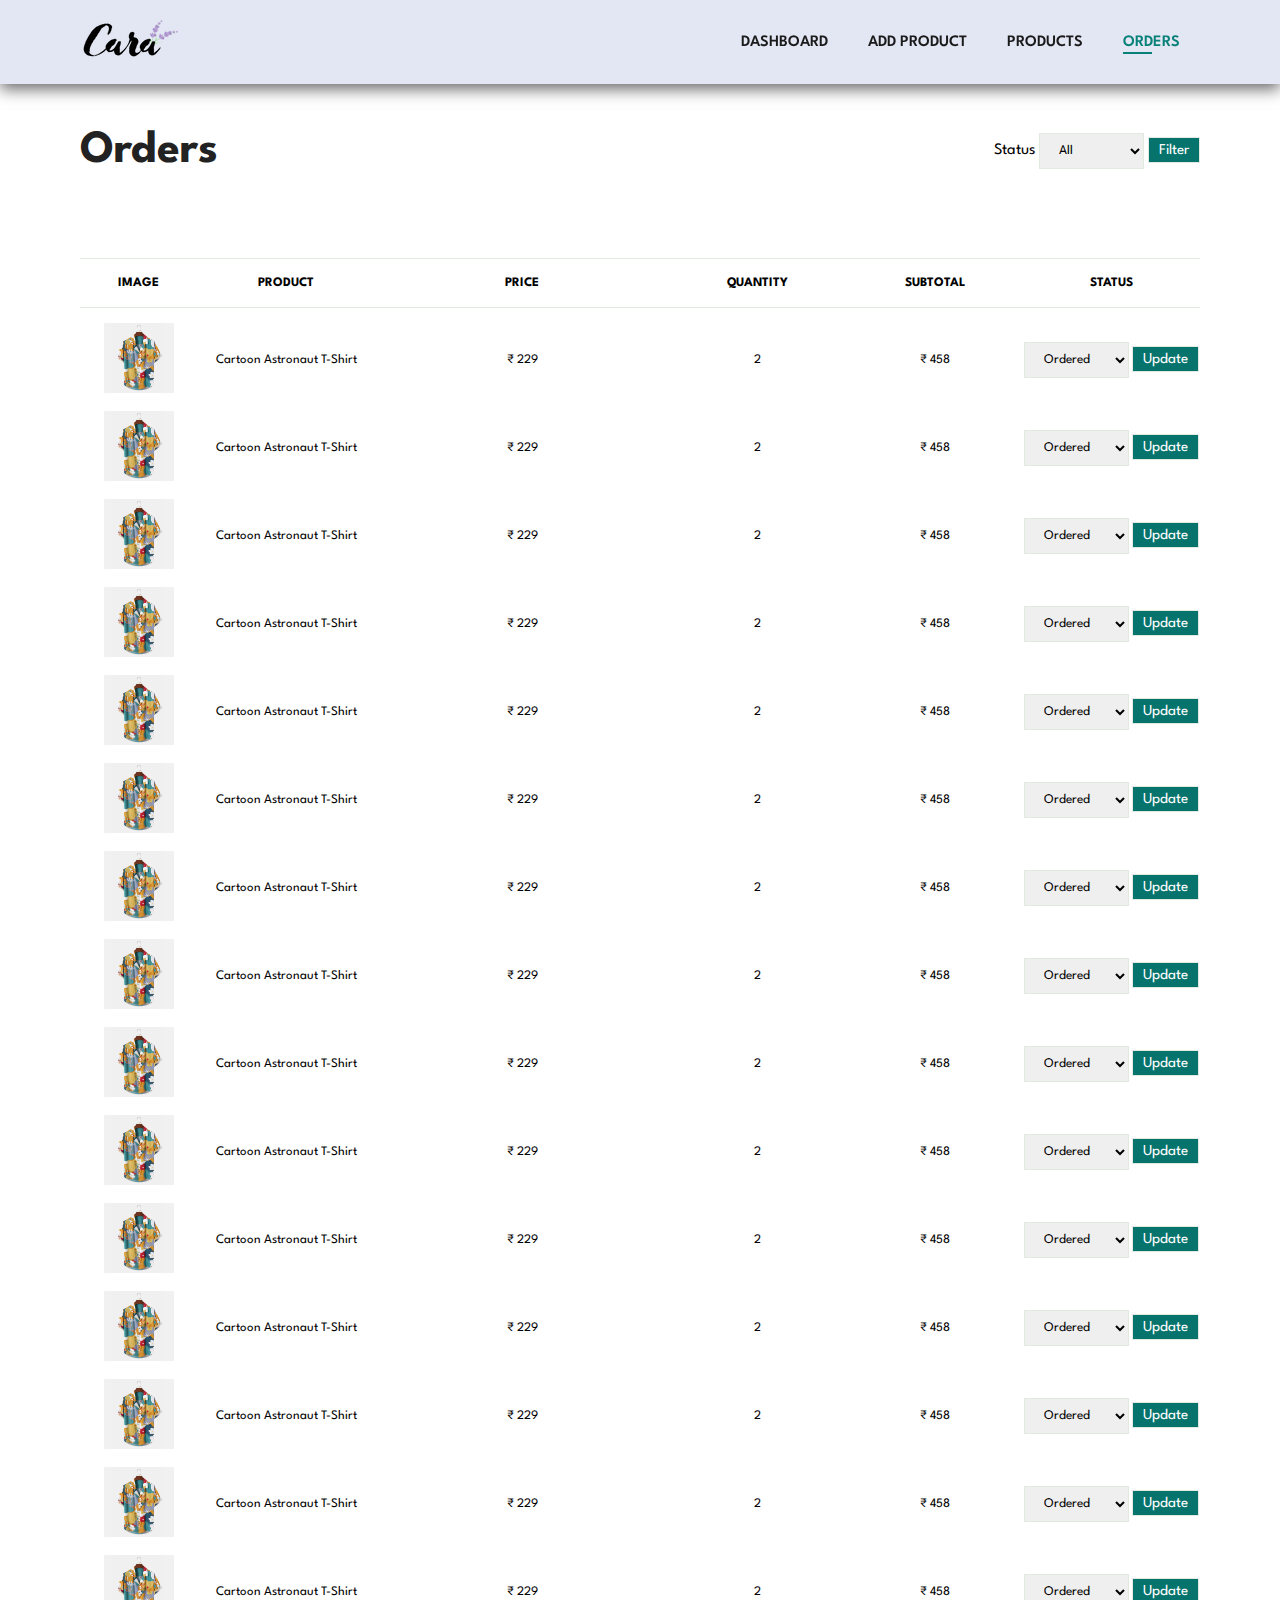
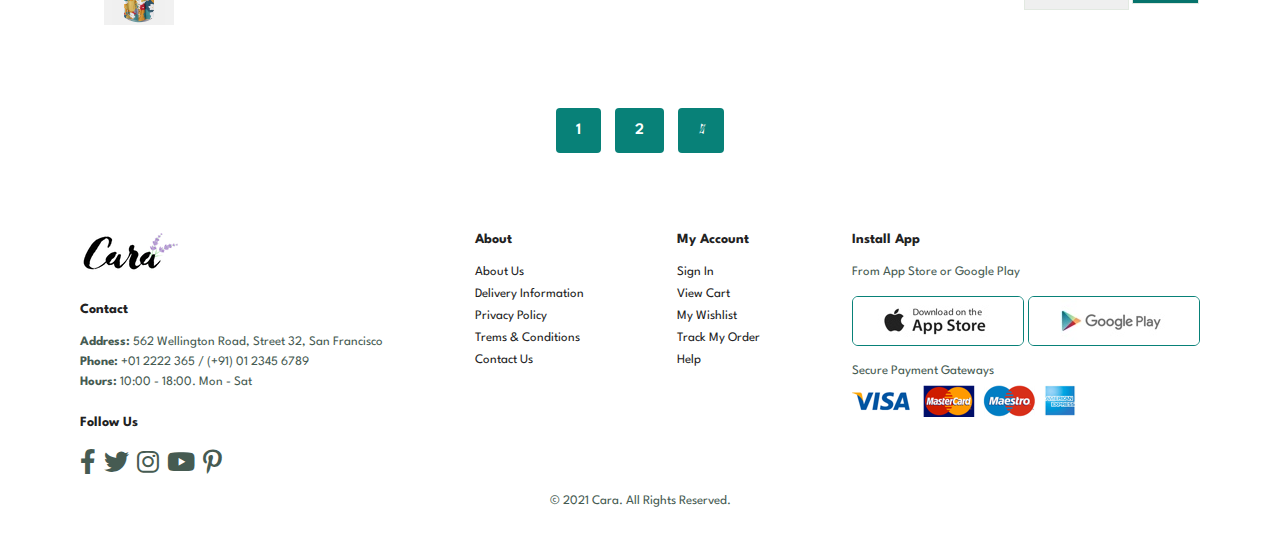
<file: admin/orders.html>
<!DOCTYPE html>
<html lang="en">

<head>
    <meta charset="UTF-8">
    <meta http-equiv="X-UA-Compatible" content="IE=edge">
    <meta name="viewport" content="width=device-width, initial-scale=1.0">
    <title>Orders</title>

    <!-------------------- FONTAWESOME -------------------->
    <link rel="stylesheet" href="../assets/fontawesome/css/fontawesome.css" />
    <link rel="stylesheet" href="../assets/fontawesome/css/brands.css" />
    <link rel="stylesheet" href="../assets/fontawesome/css/solid.css" />

    <link rel="stylesheet" href="../assets/css/style.css">
</head>

<body>

    <section id="header">
        <a href="#"><img src="../assets/images/logo.png" alt=""></a>

        <nav>
            <ul id="navbar">
                <li><a href="dashboard.html">Dashboard</a></li>
                <li><a href="add-product.html">Add Product</a></li>
                <li><a href="products.html">Products</a></li>
                <li><a class="active" href="orders.html">Orders</a></li>
                <i id="close" class="far fa-times"></i>
            </ul>
        </nav>
        <div id="mobile">
            <a href="cart.html"><i class="far fa-shopping-bag"></i></a>
            <i class="fas fa-outdent" id="bar"></i>

        </div>
    </section>

    <section id="filter" class="section-p1">
        <h2>Orders</h2>
        <form action="#" method="post">
            <label for="status">Status</label>
            <select name="status" id="status" class="dropdown-select">
                <option value="all">All</option>
                <option value="ordered">Ordered</option>
                <option value="shipped">Shipped</option>
                <option value="deliverd">Deliverd</option>
                <option value="cancelled">Cancelled</option>
            </select>
            <button class="dropdown-button" type="submit">Filter</button>
        </form>
    </section>
    <section id="cart" class="section-p1">
        <table width="100%">
            <thead>
                <tr>
                    <td>Image</td>
                    <td>Product</td>
                    <td>Price</td>
                    <td>Quantity</td>
                    <td>Subtotal</td>
                    <td>Status</td>
                </tr>
            </thead>
            <tbody>
                <tr>
                    <td><img src="../assets/images/products/f1.jpg" alt=""></td>
                    <td><a href="sproduct.html">Cartoon Astronaut T-Shirt</a></td>
                    <td>&#x20B9; 229</td>
                    <td>2</td>
                    <td>&#x20B9; 458</td>
                    <td>
                        <form class="order-form" action="#" method="post">
                            <select name="status" id="status">
                                <option value="ordered">Ordered</option>
                                <option value="shipped">Shipped</option>
                                <option value="deliverd">Deliverd</option>
                                <option value="cancelled">Cancelled</option>
                            </select>
                            <button type="submit">Update</button>
                        </form>
                    </td>
                </tr>
                <tr>
                    <td><img src="../assets/images/products/f1.jpg" alt=""></td>
                    <td><a href="sproduct.html">Cartoon Astronaut T-Shirt</a></td>
                    <td>&#x20B9; 229</td>
                    <td>2</td>
                    <td>&#x20B9; 458</td>
                    <td>
                        <form class="order-form" action="#" method="post">
                            <select name="status" id="status">
                                <option value="ordered">Ordered</option>
                                <option value="shipped">Shipped</option>
                                <option value="deliverd">Deliverd</option>
                                <option value="cancelled">Cancelled</option>
                            </select>
                            <button type="submit">Update</button>
                        </form>
                    </td>
                </tr>
                <tr>
                    <td><img src="../assets/images/products/f1.jpg" alt=""></td>
                    <td><a href="sproduct.html">Cartoon Astronaut T-Shirt</a></td>
                    <td>&#x20B9; 229</td>
                    <td>2</td>
                    <td>&#x20B9; 458</td>
                    <td>
                        <form class="order-form" action="#" method="post">
                            <select name="status" id="status">
                                <option value="ordered">Ordered</option>
                                <option value="shipped">Shipped</option>
                                <option value="deliverd">Deliverd</option>
                                <option value="cancelled">Cancelled</option>
                            </select>
                            <button type="submit">Update</button>
                        </form>
                    </td>
                </tr>
                <tr>
                    <td><img src="../assets/images/products/f1.jpg" alt=""></td>
                    <td><a href="sproduct.html">Cartoon Astronaut T-Shirt</a></td>
                    <td>&#x20B9; 229</td>
                    <td>2</td>
                    <td>&#x20B9; 458</td>
                    <td>
                        <form class="order-form" action="#" method="post">
                            <select name="status" id="status">
                                <option value="ordered">Ordered</option>
                                <option value="shipped">Shipped</option>
                                <option value="deliverd">Deliverd</option>
                                <option value="cancelled">Cancelled</option>
                            </select>
                            <button type="submit">Update</button>
                        </form>
                    </td>
                </tr>
                <tr>
                    <td><img src="../assets/images/products/f1.jpg" alt=""></td>
                    <td><a href="sproduct.html">Cartoon Astronaut T-Shirt</a></td>
                    <td>&#x20B9; 229</td>
                    <td>2</td>
                    <td>&#x20B9; 458</td>
                    <td>
                        <form class="order-form" action="#" method="post">
                            <select name="status" id="status">
                                <option value="ordered">Ordered</option>
                                <option value="shipped">Shipped</option>
                                <option value="deliverd">Deliverd</option>
                                <option value="cancelled">Cancelled</option>
                            </select>
                            <button type="submit">Update</button>
                        </form>
                    </td>
                </tr>
                <tr>
                    <td><img src="../assets/images/products/f1.jpg" alt=""></td>
                    <td><a href="sproduct.html">Cartoon Astronaut T-Shirt</a></td>
                    <td>&#x20B9; 229</td>
                    <td>2</td>
                    <td>&#x20B9; 458</td>
                    <td>
                        <form class="order-form" action="#" method="post">
                            <select name="status" id="status">
                                <option value="ordered">Ordered</option>
                                <option value="shipped">Shipped</option>
                                <option value="deliverd">Deliverd</option>
                                <option value="cancelled">Cancelled</option>
                            </select>
                            <button type="submit">Update</button>
                        </form>
                    </td>
                </tr>
                <tr>
                    <td><img src="../assets/images/products/f1.jpg" alt=""></td>
                    <td><a href="sproduct.html">Cartoon Astronaut T-Shirt</a></td>
                    <td>&#x20B9; 229</td>
                    <td>2</td>
                    <td>&#x20B9; 458</td>
                    <td>
                        <form class="order-form" action="#" method="post">
                            <select name="status" id="status">
                                <option value="ordered">Ordered</option>
                                <option value="shipped">Shipped</option>
                                <option value="deliverd">Deliverd</option>
                                <option value="cancelled">Cancelled</option>
                            </select>
                            <button type="submit">Update</button>
                        </form>
                    </td>
                </tr>
                <tr>
                    <td><img src="../assets/images/products/f1.jpg" alt=""></td>
                    <td><a href="sproduct.html">Cartoon Astronaut T-Shirt</a></td>
                    <td>&#x20B9; 229</td>
                    <td>2</td>
                    <td>&#x20B9; 458</td>
                    <td>
                        <form class="order-form" action="#" method="post">
                            <select name="status" id="status">
                                <option value="ordered">Ordered</option>
                                <option value="shipped">Shipped</option>
                                <option value="deliverd">Deliverd</option>
                                <option value="cancelled">Cancelled</option>
                            </select>
                            <button type="submit">Update</button>
                        </form>
                    </td>
                </tr>
                <tr>
                    <td><img src="../assets/images/products/f1.jpg" alt=""></td>
                    <td><a href="sproduct.html">Cartoon Astronaut T-Shirt</a></td>
                    <td>&#x20B9; 229</td>
                    <td>2</td>
                    <td>&#x20B9; 458</td>
                    <td>
                        <form class="order-form" action="#" method="post">
                            <select name="status" id="status">
                                <option value="ordered">Ordered</option>
                                <option value="shipped">Shipped</option>
                                <option value="deliverd">Deliverd</option>
                                <option value="cancelled">Cancelled</option>
                            </select>
                            <button type="submit">Update</button>
                        </form>
                    </td>
                </tr>
                <tr>
                    <td><img src="../assets/images/products/f1.jpg" alt=""></td>
                    <td><a href="sproduct.html">Cartoon Astronaut T-Shirt</a></td>
                    <td>&#x20B9; 229</td>
                    <td>2</td>
                    <td>&#x20B9; 458</td>
                    <td>
                        <form class="order-form" action="#" method="post">
                            <select name="status" id="status">
                                <option value="ordered">Ordered</option>
                                <option value="shipped">Shipped</option>
                                <option value="deliverd">Deliverd</option>
                                <option value="cancelled">Cancelled</option>
                            </select>
                            <button type="submit">Update</button>
                        </form>
                    </td>
                </tr>
                <tr>
                    <td><img src="../assets/images/products/f1.jpg" alt=""></td>
                    <td><a href="sproduct.html">Cartoon Astronaut T-Shirt</a></td>
                    <td>&#x20B9; 229</td>
                    <td>2</td>
                    <td>&#x20B9; 458</td>
                    <td>
                        <form class="order-form" action="#" method="post">
                            <select name="status" id="status">
                                <option value="ordered">Ordered</option>
                                <option value="shipped">Shipped</option>
                                <option value="deliverd">Deliverd</option>
                                <option value="cancelled">Cancelled</option>
                            </select>
                            <button type="submit">Update</button>
                        </form>
                    </td>
                </tr>
                <tr>
                    <td><img src="../assets/images/products/f1.jpg" alt=""></td>
                    <td><a href="sproduct.html">Cartoon Astronaut T-Shirt</a></td>
                    <td>&#x20B9; 229</td>
                    <td>2</td>
                    <td>&#x20B9; 458</td>
                    <td>
                        <form class="order-form" action="#" method="post">
                            <select name="status" id="status">
                                <option value="ordered">Ordered</option>
                                <option value="shipped">Shipped</option>
                                <option value="deliverd">Deliverd</option>
                                <option value="cancelled">Cancelled</option>
                            </select>
                            <button type="submit">Update</button>
                        </form>
                    </td>
                </tr>
                <tr>
                    <td><img src="../assets/images/products/f1.jpg" alt=""></td>
                    <td><a href="sproduct.html">Cartoon Astronaut T-Shirt</a></td>
                    <td>&#x20B9; 229</td>
                    <td>2</td>
                    <td>&#x20B9; 458</td>
                    <td>
                        <form class="order-form" action="#" method="post">
                            <select name="status" id="status">
                                <option value="ordered">Ordered</option>
                                <option value="shipped">Shipped</option>
                                <option value="deliverd">Deliverd</option>
                                <option value="cancelled">Cancelled</option>
                            </select>
                            <button type="submit">Update</button>
                        </form>
                    </td>
                </tr>
                <tr>
                    <td><img src="../assets/images/products/f1.jpg" alt=""></td>
                    <td><a href="sproduct.html">Cartoon Astronaut T-Shirt</a></td>
                    <td>&#x20B9; 229</td>
                    <td>2</td>
                    <td>&#x20B9; 458</td>
                    <td>
                        <form class="order-form" action="#" method="post">
                            <select name="status" id="status">
                                <option value="ordered">Ordered</option>
                                <option value="shipped">Shipped</option>
                                <option value="deliverd">Deliverd</option>
                                <option value="cancelled">Cancelled</option>
                            </select>
                            <button type="submit">Update</button>
                        </form>
                    </td>
                </tr>
                <tr>
                    <td><img src="../assets/images/products/f1.jpg" alt=""></td>
                    <td><a href="sproduct.html">Cartoon Astronaut T-Shirt</a></td>
                    <td>&#x20B9; 229</td>
                    <td>2</td>
                    <td>&#x20B9; 458</td>
                    <td>
                        <form class="order-form" action="#" method="post">
                            <select name="status" id="status">
                                <option value="ordered">Ordered</option>
                                <option value="shipped">Shipped</option>
                                <option value="deliverd">Deliverd</option>
                                <option value="cancelled">Cancelled</option>
                            </select>
                            <button type="submit">Update</button>
                        </form>
                    </td>
                </tr>
            </tbody>
        </table>
    </section>

    <section id="pagination" class="section-p1">
        <a href="#">1</a>
        <a href="#">2</a>
        <a href="#"><i class="fal fa-long-arrow-alt-right"></i></a>
    </section>

    <footer class="section-p1">
        <div class="footer">
            <div class="col">
                <img class="logo" src="../assets/images/logo.png" alt="">
                <h4>Contact</h4>
                <p><strong>Address: </strong>562 Wellington Road, Street 32, San Francisco</p>
                <p><strong>Phone: </strong>+01 2222 365 / (+91) 01 2345 6789</p>
                <p><strong>Hours: </strong>10:00 - 18:00. Mon - Sat</p>
                <div class="follow">
                    <h4>Follow Us</h4>
                    <div class="icon">
                        <a href="#"><i class="fab fa-facebook-f"></i></a>
                        <a href="#"><i class="fab fa-twitter"></i></a>
                        <a href="#"><i class="fab fa-instagram"></i></a>
                        <a href="#"><i class="fab fa-youtube"></i></a>
                        <a href="#"><i class="fab fa-pinterest-p"></i></a>
                    </div>
                </div>
            </div>
            <div class="col">
                <h4>About</h4>
                <a href="#">About Us</a>
                <a href="#">Delivery Information</a>
                <a href="#">Privacy Policy</a>
                <a href="#">Trems & Conditions</a>
                <a href="#">Contact Us</a>
            </div>
            <div class="col">
                <h4>My Account</h4>
                <a href="#">Sign In</a>
                <a href="#">View Cart</a>
                <a href="#">My Wishlist</a>
                <a href="#">Track My Order</a>
                <a href="#">Help</a>
            </div>
            <div class="col install">
                <h4>Install App</h4>
                <p>From App Store or Google Play</p>
                <div class="row">
                    <a href="#"><img src="../assets/images/pay/app.jpg" alt=""></a>
                    <a href="#"><img src="../assets/images/pay/play.jpg" alt=""></a>
                </div>
                <p>Secure Payment Gateways</p>
                <img src="../assets/images/pay/pay.png" alt="">

            </div>
        </div>

        <div class="copyright">
            <p>© 2021 Cara. All Rights Reserved.</p>
        </div>
    </footer>


    <script src="../assets/javascript/script.js"></script>
</body>

</html>
</file>
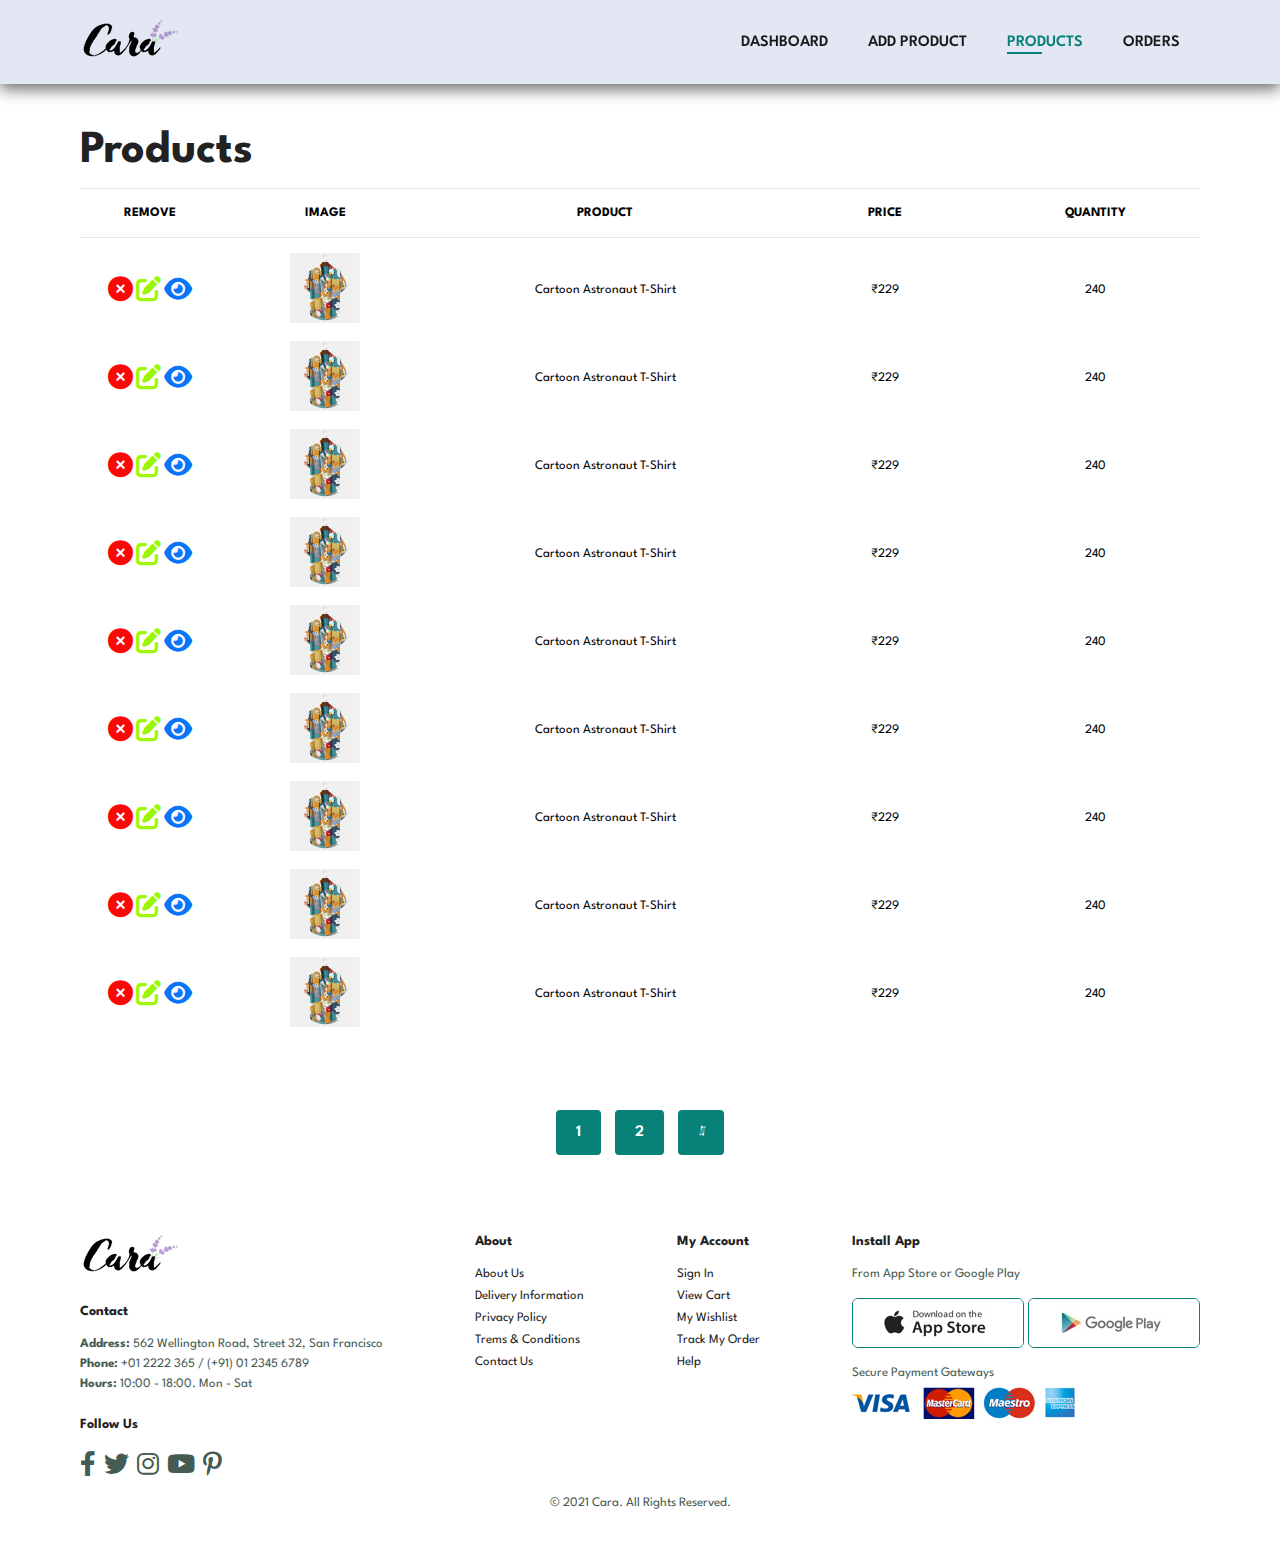
<file: admin/products.html>
<!DOCTYPE html>
<html lang="en">

<head>
    <meta charset="UTF-8">
    <meta http-equiv="X-UA-Compatible" content="IE=edge">
    <meta name="viewport" content="width=device-width, initial-scale=1.0">
    <title>Products</title>
    <!-------------------- FONTAWESOME -------------------->
    <link rel="stylesheet" href="../assets/fontawesome/css/fontawesome.css" />
    <link rel="stylesheet" href="../assets/fontawesome/css/brands.css" />
    <link rel="stylesheet" href="../assets/fontawesome/css/solid.css" />

    <link rel="stylesheet" href="../assets/css/style.css">
</head>

<body>

    <section id="header">
        <a href="../index.html"><img src="../assets/images/logo.png" alt=""></a>

        <nav>
            <ul id="navbar">
                <li><a href="dashboard.html">Dashboard</a></li>
                <li><a href="add-product.html">Add Product</a></li>
                <li><a class="active" href="products.html">Products</a></li>
                <li><a href="orders.html">Orders</a></li>
                <i id="close" class="far fa-times"></i>
            </ul>
        </nav>
        <div id="mobile">
            <a href="cart.html"><i class="far fa-shopping-bag"></i></a>
            <i class="fas fa-outdent" id="bar"></i>

        </div>
    </section>

    <section id="cart" class="section-p1">
        <h2 style="margin-bottom: 10px;">Products</h2>
        <table width="100%">
            <thead>
                <tr>
                    <td>Remove</td>
                    <td>Image</td>
                    <td>Product</td>
                    <td>Price</td>
                    <td>Quantity</td>
                </tr>
            </thead>
            <tbody>
                <tr>
                    <td>
                        <form action="#" method="post" style="display:inline">
                            <button type="submit"><i class="fas fa-times-circle delete"></i></button>
                        </form>
                        <!-- edit -->
                        <form action="#" method="post" style="display:inline">
                            <button type="submit"><i class="fas fa-edit edit"></i></button>
                        </form>
                        <!-- view -->
                        <a href="sproduct.html"><i class="fas fa-eye view"></i></a>
                    </td>
                    <td><img src="../assets/images/products/f1.jpg" alt=""></td>
                    <td>Cartoon Astronaut T-Shirt</td>
                    <td>&#x20B9;229</td>
                    <td>240</td>
                </tr>
                <tr>
                    <td>
                        <form action="#" method="post" style="display:inline">
                            <button type="submit"><i class="fas fa-times-circle delete"></i></button>
                        </form>
                        <!-- edit -->
                        <form action="#" method="post" style="display:inline">
                            <button type="submit"><i class="fas fa-edit edit"></i></button>
                        </form>
                        <!-- view -->
                        <a href="sproduct.html"><i class="fas fa-eye view"></i></a>
                    </td>
                    <td><img src="../assets/images/products/f1.jpg" alt=""></td>
                    <td>Cartoon Astronaut T-Shirt</td>
                    <td>&#x20B9;229</td>
                    <td>240</td>
                </tr>
                <tr>
                    <td>
                        <form action="#" method="post" style="display:inline">
                            <button type="submit"><i class="fas fa-times-circle delete"></i></button>
                        </form>
                        <!-- edit -->
                        <form action="#" method="post" style="display:inline">
                            <button type="submit"><i class="fas fa-edit edit"></i></button>
                        </form>
                        <!-- view -->
                        <a href="sproduct.html"><i class="fas fa-eye view"></i></a>
                    </td>
                    <td><img src="../assets/images/products/f1.jpg" alt=""></td>
                    <td>Cartoon Astronaut T-Shirt</td>
                    <td>&#x20B9;229</td>
                    <td>240</td>
                </tr>
                <tr>
                    <td>
                        <form action="#" method="post" style="display:inline">
                            <button type="submit"><i class="fas fa-times-circle delete"></i></button>
                        </form>
                        <!-- edit -->
                        <form action="#" method="post" style="display:inline">
                            <button type="submit"><i class="fas fa-edit edit"></i></button>
                        </form>
                        <!-- view -->
                        <a href="sproduct.html"><i class="fas fa-eye view"></i></a>
                    </td>
                    <td><img src="../assets/images/products/f1.jpg" alt=""></td>
                    <td>Cartoon Astronaut T-Shirt</td>
                    <td>&#x20B9;229</td>
                    <td>240</td>
                </tr>
                <tr>
                    <td>
                        <form action="#" method="post" style="display:inline">
                            <button type="submit"><i class="fas fa-times-circle delete"></i></button>
                        </form>
                        <!-- edit -->
                        <form action="#" method="post" style="display:inline">
                            <button type="submit"><i class="fas fa-edit edit"></i></button>
                        </form>
                        <!-- view -->
                        <a href="sproduct.html"><i class="fas fa-eye view"></i></a>
                    </td>
                    <td><img src="../assets/images/products/f1.jpg" alt=""></td>
                    <td>Cartoon Astronaut T-Shirt</td>
                    <td>&#x20B9;229</td>
                    <td>240</td>
                </tr>
                <tr>
                    <td>
                        <form action="#" method="post" style="display:inline">
                            <button type="submit"><i class="fas fa-times-circle delete"></i></button>
                        </form>
                        <!-- edit -->
                        <form action="#" method="post" style="display:inline">
                            <button type="submit"><i class="fas fa-edit edit"></i></button>
                        </form>
                        <!-- view -->
                        <a href="sproduct.html"><i class="fas fa-eye view"></i></a>
                    </td>
                    <td><img src="../assets/images/products/f1.jpg" alt=""></td>
                    <td>Cartoon Astronaut T-Shirt</td>
                    <td>&#x20B9;229</td>
                    <td>240</td>
                </tr>
                </tr>
                <tr>
                    <td>
                        <form action="#" method="post" style="display:inline">
                            <button type="submit"><i class="fas fa-times-circle delete"></i></button>
                        </form>
                        <!-- edit -->
                        <form action="#" method="post" style="display:inline">
                            <button type="submit"><i class="fas fa-edit edit"></i></button>
                        </form>
                        <!-- view -->
                        <a href="sproduct.html"><i class="fas fa-eye view"></i></a>
                    </td>
                    <td><img src="../assets/images/products/f1.jpg" alt=""></td>
                    <td>Cartoon Astronaut T-Shirt</td>
                    <td>&#x20B9;229</td>
                    <td>240</td>
                </tr>
                <tr>
                    <td>
                        <form action="#" method="post" style="display:inline">
                            <button type="submit"><i class="fas fa-times-circle delete"></i></button>
                        </form>
                        <!-- edit -->
                        <form action="#" method="post" style="display:inline">
                            <button type="submit"><i class="fas fa-edit edit"></i></button>
                        </form>
                        <!-- view -->
                        <a href="sproduct.html"><i class="fas fa-eye view"></i></a>
                    </td>
                    <td><img src="../assets/images/products/f1.jpg" alt=""></td>
                    <td>Cartoon Astronaut T-Shirt</td>
                    <td>&#x20B9;229</td>
                    <td>240</td>
                </tr>
                <tr>
                    <td>
                        <form action="#" method="post" style="display:inline">
                            <button type="submit"><i class="fas fa-times-circle delete"></i></button>
                        </form>
                        <!-- edit -->
                        <form action="#" method="post" style="display:inline">
                            <button type="submit"><i class="fas fa-edit edit"></i></button>
                        </form>
                        <!-- view -->
                        <a href="sproduct.html"><i class="fas fa-eye view"></i></a>
                    </td>
                    <td><img src="../assets/images/products/f1.jpg" alt=""></td>
                    <td>Cartoon Astronaut T-Shirt</td>
                    <td>&#x20B9;229</td>
                    <td>240</td>
                </tr>
            </tbody>
        </table>
    </section>
    <section id="pagination" class="section-p1">
        <a href="#">1</a>
        <a href="#">2</a>
        <a href="#"><i class="fal fa-long-arrow-alt-right"></i></a>
    </section>

    <footer class="section-p1">
        <div class="footer">
            <div class="col">
                <img class="logo" src="../assets/images/logo.png" alt="">
                <h4>Contact</h4>
                <p><strong>Address: </strong>562 Wellington Road, Street 32, San Francisco</p>
                <p><strong>Phone: </strong>+01 2222 365 / (+91) 01 2345 6789</p>
                <p><strong>Hours: </strong>10:00 - 18:00. Mon - Sat</p>
                <div class="follow">
                    <h4>Follow Us</h4>
                    <div class="icon">
                        <a href="#"><i class="fab fa-facebook-f"></i></a>
                        <a href="#"><i class="fab fa-twitter"></i></a>
                        <a href="#"><i class="fab fa-instagram"></i></a>
                        <a href="#"><i class="fab fa-youtube"></i></a>
                        <a href="#"><i class="fab fa-pinterest-p"></i></a>
                    </div>
                </div>
            </div>
            <div class="col">
                <h4>About</h4>
                <a href="#">About Us</a>
                <a href="#">Delivery Information</a>
                <a href="#">Privacy Policy</a>
                <a href="#">Trems & Conditions</a>
                <a href="#">Contact Us</a>
            </div>
            <div class="col">
                <h4>My Account</h4>
                <a href="#">Sign In</a>
                <a href="#">View Cart</a>
                <a href="#">My Wishlist</a>
                <a href="#">Track My Order</a>
                <a href="#">Help</a>
            </div>
            <div class="col install">
                <h4>Install App</h4>
                <p>From App Store or Google Play</p>
                <div class="row">
                    <a href="#"><img src="../assets/images/pay/app.jpg" alt=""></a>
                    <a href="#"><img src="../assets/images/pay/play.jpg" alt=""></a>
                </div>
                <p>Secure Payment Gateways</p>
                <img src="../assets/images/pay/pay.png" alt="">

            </div>
        </div>

        <div class="copyright">
            <p>© 2021 Cara. All Rights Reserved.</p>
        </div>
    </footer>


    <script src="../assets/javascript/script.js"></script>
</body>

</html>
</file>
<file: assets/css/style.css>
@import url("https://fonts.googleapis.com/css2?family=Spartan:wght@100;200;300;400;500;600;700;800;900&display=swap");
* {
  margin: 0;
  padding: 0;
  box-sizing: border-box;
  text-decoration: none;
  list-style: none;
  font-family: "Spartan", sans-serif;
}

html {
  scroll-behavior: smooth;
}

/* Global Styles */

h1 {
  font-size: 50px;
  line-height: 64px;
  color: #222;
}

h2 {
  font-size: 46px;
  line-height: 54px;
  color: #222;
}

h4 {
  font-size: 20px;
  color: #222;
}

h6 {
  font-weight: 700;
  font-size: 12px;
}

p {
  font-size: 16px;
  color: #465b52;
  margin: 15px 0 20px 0;
}

.section-p1 {
  padding: 40px 80px;
}

.section-m1 {
  margin: 40px 0;
}

.btn {
  font-size: 14px;
  font-weight: 600;
  padding: 15px 30px;
  color: #000;
  background: #fff;
  border-radius: 4px;
  cursor: pointer;
  border: none;
  outline: none;
  transition: 0.2s;
}

.btn:hover {
  background: #088178;
  color: #fff;
}

.btn-white {
  font-size: 13px;
  padding: 11px 18px;
  color: #fff;
  background: transparent;
  border: 1px solid #fff;
  border-radius: 0;
}

.btn-white:hover {
  background: #088178;
  border: 1px solid #088178;
}

.btn-green {
  background: #088178;
  color: #fff;
}

.btn-green:hover {
  background: #06736c;
  color: #fff;
}

body {
  width: 100%;
}

/*--------------------------- HEADER SECTION ---------------------------*/
#header {
  position: sticky;
  top: 0;
  left: 0;
  display: flex;
  align-items: center;
  justify-content: space-between;
  padding: 20px 80px;
  background: #e3e6f3;
  box-shadow: 0 5px 15px rgba(0, 0, 0, 0.6);
  z-index: 999;
}

#navbar {
  display: flex;
  align-items: center;
  justify-content: space-between;
}

#navbar li {
  padding: 0 20px;
  position: relative;
  /* transition: 0.3s ease; */
}

#navbar li a {
  color: #1a1a1a;
  font-size: 16px;
  font-weight: 600;
  text-transform: uppercase;
  transition: 0.3s ease;
}

#navbar li i {
  font-size: 24px;
}

#navbar li a:hover,
#navbar li a.active {
  color: #088178;
}

#navbar li a.active::after,
#navbar li a:hover::after {
  content: "";
  width: 30%;
  height: 2px;
  background: #088178;
  position: absolute;
  bottom: -4px;
  left: 20px;
}

#navbar li button{
  background: transparent;
  border: none;
  outline: none;
  cursor: pointer;
  font-size: 24px;
  color: #088178;
}

#mobile {
  display: none;
  align-items: center;
}

#close {
  display: none;
}


/*--------------------------- HERO SECTION ---------------------------*/
#hero {
  background: url("/assets/images/hero4.png") no-repeat center center/cover;
  height: 90vh;
  width: 100%;
  background-size: cover;
  background-position: top 25% right 0;
  padding: 0 80px;
  display: flex;
  flex-direction: column;
  align-items: flex-start;
  justify-content: center;
}

#hero h4 {
  padding-bottom: 15px;
}

#hero h1 {
  color: #088178;
}

#hero .btn-shop {
  background-image: url(/assets/images/button.png);
  background-color: transparent;
  color: #088178;
  border: 0;
  padding: 14px 80px 14px 65px;
  cursor: pointer;
  background-repeat: no-repeat;
  font-weight: 700;
  font-size: 15px;
}

/*--------------------------- FEATURE SECTION ---------------------------*/
#feature {
  display: flex;
  align-items: center;
  justify-content: space-between;
  flex-wrap: wrap;
}
#feature .fe-box {
  width: 180px;
  text-align: center;
  padding: 25px 15px;
  box-shadow: 20px 20px 35px rgba(0, 0, 0, 0.03);
  border: 1px solid #cce7d0;
  border-radius: 4px;
  margin: 15px 0;
}

#feature .fe-box:hover {
  box-shadow: 10px 10px 54px rgba(70, 62, 221, 0.1);
}

#feature .fe-box img {
  width: 100%;
  margin-bottom: 10px;
}

#feature .fe-box h6 {
  display: inline-block;
  padding: 9px 8px 6px 8px;
  line-height: 1;
  border-radius: 4px;
  color: #088178;
  background: #fddde4;
}

#feature .fe-box:nth-child(2) h6 {
  background: #cdebbc;
}
#feature .fe-box:nth-child(3) h6 {
  background: #d1e8f2;
}
#feature .fe-box:nth-child(4) h6 {
  background: #cdd4f8;
}
#feature .fe-box:nth-child(5) h6 {
  background: #f6dbf6;
}
#feature .fe-box:nth-child(6) h6 {
  background: #fff2e5;
}

/*--------------------------- PRODUCT SECTION ---------------------------*/
#product1 {
  text-align: center;
}
#product1 .product-list {
  display: flex;
  align-items: center;
  justify-content: space-between;
  flex-wrap: wrap;
  padding-top: 20px;
}

#product1 .product {
  width: 23%;
  min-width: 250px;
  padding: 10px 12px;
  border: 1px solid #cce7d0;
  border-radius: 25px;
  cursor: pointer;
  box-shadow: 20px 20px 30px rgba(0, 0, 0, 0.02);
  margin: 15px 0;
  transition: 0.2s ease;
  position: relative;
}

#product1 .product:hover {
  box-shadow: 20px 20px 30px rgba(0, 0, 0, 0.06);
}

#product1 .product img {
  width: 100%;
  border-radius: 20px;
}

#product1 .product .description {
  text-align: start;
  padding: 10px 0;
}

#product1 .product .description span {
  color: #606063;
  font-size: 12px;
}

#product1 .product .description h5 {
  padding-top: 7px;
  color: #1a1a1a;
  font-size: 14px;
}

#product1 .product .description .star i {
  font-size: 12px;
  color: rgb(243, 181, 25);
}

#product1 .product .description h4 {
  padding-top: 7px;
  font-size: 15px;
  font-weight: 700;
  color: #088178;
}

#product1 .product .cart {
  width: 40px;
  height: 40px;
  line-height: 40px;
  border-radius: 50px;
  background: #e8f6ea;
  font-weight: 500;
  color: #088178;
  border: 1px solid #cce7d0;
  position: absolute;
  bottom: 20px;
  right: 10px;
}

/*--------------------------- BANNER SECTION ---------------------------*/
#banner {
  display: flex;
  flex-direction: column;
  align-items: center;
  justify-content: center;
  text-align: center;
  background: url("/assets/images/banner/b2.jpg");
  width: 100%;
  height: 40vh;
  background-size: cover;
  background-position: center;
}

#banner h4 {
  color: #fff;
  font-size: 16px;
}

#banner h2 {
  color: #fff;
  font-size: 30px;
  /* font-weight: 700; */
  padding: 10px 0;
}

#banner h2 span {
  color: #ef3636;
}

/*--------------------------- SMALL BANNER SECTION ---------------------------*/
#sm-banner {
  /* display: flex;
  justify-content: space-between;
  flex-wrap: wrap; */
  display: grid;
  grid-template-columns: repeat(2, 1fr);
  grid-gap: 20px;
}

#sm-banner .banner-box {
  display: flex;
  flex-direction: column;
  justify-content: center;
  align-items: flex-start;
  /* text-align: center; */
  background: url("/assets/images/banner/b17.jpg");
  min-width: 50%;
  height: 50vh;
  background-size: cover;
  background-position: center;
  padding: 30px;
}

#sm-banner .banner-box2 {
  background: url("/assets/images/banner/b10.jpg");
  background-size: cover;
  background-position: center;
}

#sm-banner h4 {
  color: #fff;
  font-size: 20px;
  font-weight: 300;
}

#sm-banner h2 {
  color: #fff;
  font-size: 28px;
  font-weight: 800;
}

#sm-banner span {
  color: #fff;
  font-size: 14px;
  font-weight: 500;
  padding-bottom: 15px;
}

#sm-banner .banner-box:hover .btn-white {
  background: #088178;
  border: 1px solid #088178;
}

/*--------------------------- BANNER3 SECTION ---------------------------*/
#banner3 {
  /* display: flex;
  justify-content: space-between;
  flex-wrap: wrap;
  padding: 0 80px; */
  display: grid;
  grid-template-columns: repeat(3, 1fr);
  grid-gap: 20px;
}

#banner3 .banner-box {
  display: flex;
  flex-direction: column;
  justify-content: center;
  align-items: flex-start;
  /* text-align: center; */
  background: url("/assets/images/banner/b7.jpg");
  min-width: 30%;
  height: 30vh;
  background-size: cover;
  background-position: center;
  padding: 20px;
  margin-bottom: 20px;
}

#banner3 .banner-box2 {
  background: url("/assets/images/banner/b4.jpg");
  background-size: cover;
  background-position: center;
}

#banner3 .banner-box3 {
  background: url("/assets/images/banner/b18.jpg");
  background-size: cover;
  background-position: center;
}

#banner3 h2 {
  color: #fff;
  font-weight: 900;
  font-size: 22px;
  text-transform: uppercase;
}

#banner3 h3 {
  color: #ef3636;
  font-size: 15px;
  font-weight: 800;
}

/*--------------------------- NEWS LETTER SECTION ---------------------------*/
#newsletter {
  display: flex;
  justify-content: space-between;
  align-items: center;
  flex-wrap: wrap;
  background: url("/assets/images/banner/b14.png");
  background-repeat: no-repeat;
  background-position: 20% 30%;
  background-color: #041e42;
}

#newsletter h4 {
  color: #fff;
  font-size: 22px;
  font-weight: 700;
}

#newsletter p {
  color: #818ea0;
  font-size: 14px;
  font-weight: 600;
}

#newsletter p span {
  color: #ffbd27;
}

#newsletter input {
  height: 3.125rem;
  padding: 0 1.25em;
  font-size: 14px;
  width: 100%;
  border: 1px solid transparent;
  border-radius: 4px;
  outline: none;
  border-top-right-radius: 0;
  border-bottom-right-radius: 0;
}

#newsletter button {
  background-color: #088178;
  color: #fff;
  white-space: nowrap;
  border-top-left-radius: 0;
  border-bottom-left-radius: 0;
}

#newsletter .form {
  display: flex;
  width: 40%;
}

/*--------------------------- FOOTER SECTION ---------------------------*/
footer {
  display: flex;
  flex-direction: column;
}

footer .footer {
  display: flex;
  justify-content: space-between;
  flex-wrap: wrap;
}

footer .col {
  display: flex;
  flex-direction: column;
  align-items: flex-start;
  margin-bottom: 20px;
}

footer .logo {
  margin-bottom: 30px;
}

footer h4 {
  font-size: 14px;
  padding-bottom: 20px;
}

footer p {
  font-size: 13px;
  margin: 0 0 8px 0;
}

footer a {
  font-size: 13px;
  color: #222;
  margin-bottom: 10px;
  transition: 0.2s ease;
}

footer .follow {
  margin-top: 20px;
}

footer .follow i {
  color: #465b52;
  padding-right: 4px;
  cursor: pointer;
  font-size: 25px;
  transition: 0.2s ease;
}

footer .follow i:hover,
footer .follow i:focus,
footer a:hover {
  color: #088178;
}

footer .install .row img {
  border: 1px solid #088178;
  border-radius: 6px;
  margin: 10px 0 15px 0;
}

footer .copyright {
  width: 100%;
  text-align: center;
}

/*============================= SHOP PAGE =============================*/
#page-header {
  background-image: url("/assets/images/banner/b1.jpg");
  width: 100%;
  height: 40vh;
  background-size: cover;
  display: flex;
  justify-content: center;
  flex-direction: column;
  text-align: center;
  padding: 14px;
}

#page-header h2,
#page-header p {
  color: #fff;
}

/*--------------------------- PAGINATION SECTION ---------------------------*/
#pagination {
  text-align: center;
}

#pagination a {
  display: inline-block;
  padding: 15px 20px;
  border-radius: 4px;
  background: #088178;
  color: #fff;
  margin: 0 5px;
  font-weight: 600;
  transition: 0.2s ease;
}

#pagination a:hover {
  background: #0a5e4f;
}

#pagination a i {
  font-size: 16px;
  font-weight: 600;
}

/*============================= SINGLE PRODUCT PAGE =============================*/
#product-details {
  display: flex;
  margin-top: 20px;
}
#product-details .single-product-image {
  width: 40%;
  margin-right: 50px;
}

#product-details .small-img-group {
  width: 100%;
  display: flex;
  justify-content: space-between;
}

.small-img-col {
  flex-basis: 24%;
  cursor: pointer;
}

#product-details .single-pro-details {
  width: 50%;
  padding-top: 30px;
}

#product-details .single-pro-details h4 {
  padding: 40px 0 20px 0;
}

#product-details .single-pro-details h2 {
  font-size: 26px;
}

#product-details .single-pro-details select {
  display: block;
  padding: 5px 10px;
  margin-bottom: 10px;
}

#product-details .single-pro-details input {
  width: 50px;
  height: 47px;
  padding-left: 10px;
  font-size: 16px;
  margin-right: 10px;
  outline: none;
}

#product-details .single-pro-details span {
  line-height: 25px;
}

/*============================= BLOG PAGE =============================*/
#page-header.blog-header {
  background: url("/assets/images/banner/b19.jpg");
}

#blog {
  padding: 150px 150px 0 150px;
}

#blog .blog-box {
  display: flex;
  align-items: center;
  width: 100%;
  position: relative;
  padding-bottom: 90px;
}

#blog .blog-img {
  width: 50%;
  margin-right: 40px;
}

#blog img {
  width: 100%;
  height: 400px;
  /* aspect-ratio: 4/3; */
  object-fit: cover;
}

#blog .blog-details {
  width: 50%;
}

#blog .blog-details a {
  text-transform: uppercase;
  font-size: 11px;
  color: #000;
  font-weight: 700;
  position: relative;
  transition: 0.3s;
}

#blog .blog-details a::after {
  content: "";
  width: 50px;
  height: 1px;
  background: #000;
  position: absolute;
  top: 4px;
  right: -60px;
}

#blog .blog-details a:hover {
  color: #0a5e4f;
}

#blog .blog-details a:hover::after {
  color: #0a5e4f;
}

#blog .blog-box h1 {
  position: absolute;
  top: -40px;
  left: 0;
  font-weight: 700;
  color: #c9cbce;
  z-index: -9;
}

/*============================= ABOUT PAGE =============================*/
#page-header.about-header {
  background: url("/assets/images/about/banner.png");
}

#about-head {
  display: flex;
  align-items: center;
  width: 100%;
}

#about-head img {
  width: 50%;
  height: auto;
}

#about-head div {
  width: 50%;
  padding-left: 40px;
}

#about-app {
  text-align: center;
}

#about-app .video {
  width: 70%;
  height: 100%;
  margin: 30px auto 0 auto;
}

#about-app .video video {
  width: 100%;
  height: 100%;
  border-radius: 20px;
}

/*============================= CONTACT PAGE =============================*/
#contact-details {
  display: flex;
  align-items: center;
  justify-content: space-between;
}

#contact-details .details {
  width: 40%;
}

#contact-details .details span,
#form-details form span {
  text-transform: uppercase;
  font-size: 12px;
}

#contact-details .details h2,
#form-details form h2 {
  font-size: 26px;
  line-height: 35px;
  padding: 20px 0;
  text-transform: capitalize;
}

#contact-details .details h3 {
  font-size: 16px;
  padding-bottom: 15px;
}

#contact-details .details ul li {
  display: flex;
  padding: 10px 0;
  align-items: center;
}

#contact-details .details ul li i {
  font-size: 14px;
  padding-right: 22px;
}

#contact-details .details ul li p {
  font-size: 14px;
  margin: 0;
}

#contact-details .map {
  width: 55%;
  height: 400px;
}

#contact-details .map iframe {
  width: 100%;
  height: 100%;
}

#form-details {
  display: flex;
  justify-content: space-between;
  margin: 30px;
  padding: 80px;
  border: 1px solid #e1e1e1;
}

#form-details form {
  width: 65%;
  display: flex;
  flex-direction: column;
  align-items: flex-start;
}

#form-details form input,
#form-details form textarea {
  width: 100%;
  padding: 12px 15px;
  outline: none;
  margin-bottom: 20px;
  border: 1px solid #e1e1e1;
  resize: none;
}

#form-details .people div {
  padding-bottom: 25px;
  display: flex;
  align-items: flex-start;
}

#form-details .people div img {
  width: 65px;
  height: 65px;
  object-fit: cover;
  margin-right: 15px;
}

#form-details .people div p {
  margin: 0;
  font-size: 13px;
  line-height: 25px;
}

#form-details .people div p span {
  display: block;
  font-size: 16px;
  font-weight: 600;
  color: #000;
}

/*============================= CART PAGE =============================*/
#cart {
  overflow-x: auto;
}

#cart table {
  width: 100%;
  border-collapse: collapse;
  table-layout: fixed;
  white-space: nowrap;
}

#cart table img {
  width: 70px;
}

#cart table td:nth-child(1) {
  width: 100px;
  text-align: center;
}

#cart table td:nth-child(2) {
  width: 150px;
  text-align: center;
}

#cart table td:nth-child(3) {
  width: 250px;
  text-align: center;
}

#cart table td:nth-child(4),
#cart table td:nth-child(5),
#cart table td:nth-child(6) {
  width: 150px;
  text-align: center;
}

#cart table td input {
  width: 70px;
  padding: 10px 5px 10px 15px;
  outline: none;
}

#cart table thead {
  border: 1px solid #e2e9e1;
  border-left: none;
  border-right: none;
}

#cart table thead td {
  font-weight: 700;
  text-transform: uppercase;
  font-size: 13px;
  padding: 18px 0;
}

#cart table tbody td {
  padding-top: 15px;
  font-size: 13px;
}

#cart table tbody td button {
  background: none;
  border: none;
  outline: none;
  cursor: pointer;
  font-size: 25px;
  color: #000;
}

#cart-add {
  display: flex;
  justify-content: space-between;
  align-items: center;
  flex-wrap: wrap;
}

#cart-add #coupon {
  width: 50%;
  margin-bottom: 30px;
}

#cart-add #coupon h3,
#subtotal h3 {
  padding-bottom: 15px;
}

#coupon input {
  padding: 10px 20px;
  outline: none;
  width: 60%;
  margin-right: 10px;
  border: 1px solid #e3e9e1;
}

#subtotal {
  width: 50%;
  margin-bottom: 30px;
  border: 1px solid #e2e9e1;
  padding: 30px;
}

#subtotal table {
  width: 100%;
  border-collapse: collapse;
  margin-bottom: 20px;
}

#subtotal table td {
  width: 50%;
  border: 1px solid #e2e9e1;
  padding: 10px;
  font-size: 13px;
}

#cart table td a {
  color: #000;
}

#cart table td form select,
.dropdown-select {
  padding: 10px 15px;
  outline: none;
  border: 1px solid #e2e9e1;
  cursor: pointer;
}

#cart table td .order-form button,
.dropdown-button {
  padding: 5px 10px;
  outline: none;
  font-size: 15px;
  border: 1px solid #e2e9e1;
  cursor: pointer;
  color: #fff;
  background: #06736c;
}

.delete {
  background: none;
  border: none;
  outline: none;
  cursor: pointer;
  font-size: 25px;
  color: #fb0808;
}

.edit {
  background: none;
  border: none;
  outline: none;
  cursor: pointer;
  font-size: 25px;
  color: #9af902;
}

.view {
  background: none;
  border: none;
  outline: none;
  cursor: pointer;
  font-size: 25px;
  color: #0777f8;
}

#view-more {
  text-align: center;
  margin-top: 10px;
}

/*----------------------------- FILTER SECTION -----------------------------*/
#filter {
  width: 100%;
  display: flex;
  justify-content: space-between;
  align-items: center;
}

/*============================= SIGN IN PAGE =============================*/
#form .form-box {
  width: 100%;
  /* min-height: 80vh; */
  padding: 40px;
  margin-bottom: 30px;
  display: grid;
  place-items: center;
}

#form .form-box h2 {
  margin-bottom: 20px;
}

#form .form-box form {
  width: 50%;
}

#form .form-box form .input-2 {
  width: 100%;
  display: grid;
  grid-template-columns: repeat(2, 1fr);
  gap: 10px;
}

#form .form-box .input-box {
  width: 100%;
  margin-bottom: 20px;
}

#form .form-box .input-box label {
  display: block;
  margin-bottom: 5px;
  font-size: 14px;
  font-weight: 500;
}

#form .form-box .input-box input {
  width: 100%;
  padding: 10px 15px;
  outline: none;
  border: 1px solid #e2e9e1;
}

#form .form-box .input-box textarea {
  width: 100%;
  padding: 10px 15px;
  outline: none;
  border: 1px solid #e2e9e1;
  resize: none;
  height: 100px;
}

#form .form-box .input-box p {
  margin: 0;
  font-size: 13px;
  color: #000;
  font-weight: 500;
  margin-top: 5px;
}

#form .form-box .input-box p a {
  color: #000;
  font-weight: 700;
}

span.error {
  color: red;
  font-size: 13px;
  margin-top: 5px;
  display: block;
}

/*============================= MEDIA QUERY =============================*/

@media (max-width: 820px) {
  .section-p1 {
    padding: 40px 40px;
  }

  /*--------------------------- HEADER SECTION ---------------------------*/
  #navbar {
    display: flex;
    flex-direction: column;
    align-items: flex-start;
    justify-content: flex-start;
    position: fixed;
    top: 0;
    right: -300px;
    width: 300px;
    height: 100vh;
    background: #e3e6f3;
    box-shadow: 0 40px 60px rgba(0, 0, 0, 0.1);
    padding: 80px 0 0 10px;
    transition: 0.3s ease;
  }

  #navbar.active {
    right: 0;
  }

  #navbar li {
    margin-bottom: 25px;
  }

  #mobile {
    display: flex;
    align-items: center;
  }

  #close {
    display: block;
  }

  #mobile i {
    font-size: 24px;
    color: #1a1a1a;
    cursor: pointer;
    padding-left: 20px;
  }

  #close {
    position: absolute;
    top: 30px;
    left: 30px;
    color: #222;
    font-size: 25px;
    cursor: pointer;
  }

  /*--------------------------- HERO SECTION ---------------------------*/
  #hero {
    height: 70vh;
    padding: 0 80px;
    background-position: top 30% right 30%;
  }

  /*--------------------------- FEATURE SECTION ---------------------------*/
  #feature {
    justify-content: center;
  }

  #feature .fe-box {
    margin: 15px;
  }

  /*--------------------------- PRODUCT SECTION ---------------------------*/
  #product1 .product-list {
    justify-content: center;
  }

  #product1 .product {
    margin: 15px;
  }

  /*--------------------------- BANNER SECTION ---------------------------*/
  #banner {
    height: 20vh;
  }

  #sm-banner {
    grid-template-columns: 1fr;
  }

  #sm-banner .banner-box {
    min-width: 100%;
    height: 30vh;
  }

  /*--------------------------- BANNER3 SECTION ---------------------------*/
  /* #banner3 {
    padding: 0 40px; 
    grid-template-columns: 1fr;
    align-items: center; 
  } */

  #banner3 .banner-box {
    min-width: 30%;
  }

  /*--------------------------- NEWSLETTER SECTION ---------------------------*/
  #newsletter .form {
    width: 70%;
  }

  /*--------------------------- BLOG SECTION ---------------------------*/
  #blog {
    padding: 100px 100px 0 100px;
  }

  /*--------------------------- CONTACT SECTION ---------------------------*/
  #form-details {
    padding: 40px;
  }

  #form-details form {
    width: 50%;
  }

  /*============================= SIGN IN PAGE =============================*/
  #form .form-box {
    padding: 20px;
  }

  #form .form-box form {
    width: 80%;
  }
}

@media (max-width: 477px) {
  h1 {
    font-size: 38px;
  }

  h2 {
    font-size: 32px;
  }

  .section-p1 {
    padding: 20px;
  }

  /*--------------------------- HEADER SECTION ---------------------------*/
  #header {
    padding: 10px 20px;
  }

  /*--------------------------- HERO SECTION ---------------------------*/
  #hero {
    padding: 0 20px;
    background-position: 55%;
  }

  /*--------------------------- FEATURE SECTION ---------------------------*/
  #feature {
    justify-content: space-between;
  }

  #feature .fe-box {
    width: 155px;
    margin: 0 0 15px 0;
  }

  /*--------------------------- PRODUCT SECTION ---------------------------*/
  #product1 .product {
    width: 100%;
  }

  /*--------------------------- BANNER SECTION ---------------------------*/
  #banner {
    height: 40vh;
  }

  /*--------------------------- SMALL BANNER SECTION ---------------------------*/
  #sm-banner .banner-box {
    height: 40vh;
  }

  #sm-banner .banner-box2 {
    margin-top: 20px;
  }

  /*--------------------------- BANNER3 SECTION ---------------------------*/
  #banner3 {
    /* padding: 0 20px; */
    grid-template-columns: 1fr;
  }

  #banner3 .banner-box {
    width: 100%;
    margin-bottom: 20px;
  }

  /*--------------------------- NEWSLETTER SECTION ---------------------------*/
  #newsletter {
    padding: 40px 20px;
  }

  #newsletter .form {
    width: 100%;
  }

  /*--------------------------- SINGLE PRODUCT SECTION ---------------------------*/
  #product-details {
    flex-direction: column;
  }

  #product-details .single-product-image {
    width: 100%;
    margin-right: 0;
  }

  #product-details .single-pro-details {
    width: 100%;
  }

  /*--------------------------- BLOG SECTION ---------------------------*/
  #blog {
    padding: 100px 20px 0 20px;
  }

  #blog .blog-box {
    flex-direction: column;
    align-items: flex-start;
  }

  #blog .blog-img {
    width: 100%;
    margin-right: 0;
    margin-bottom: 30px;
  }

  #blog .blog-details {
    width: 100%;
  }

  /*--------------------------- ABOUT SECTION ---------------------------*/
  #about-head {
    flex-direction: column;
  }

  #about-head img {
    width: 100%;
    margin-bottom: 20px;
  }

  #about-head div {
    width: 100%;
    padding-left: 0;
  }

  #about-head .video {
    width: 100%;
  }

  /*--------------------------- CONTACT SECTION ---------------------------*/
  #contact-details {
    flex-direction: column;
  }

  #contact-details .details {
    width: 100%;
    margin-bottom: 30px;
  }

  #contact-details .map {
    width: 100%;
  }

  #form-details {
    flex-direction: column;
    margin: 10px;
    padding: 30px 10px;
    /* flex-wrap: wrap; */
  }

  #form-details form {
    width: 100%;
    margin-bottom: 30px;
  }

  #form-details .people {
    width: 100%;
  }

  /*--------------------------- CART SECTION ---------------------------*/
  #cart-add {
    flex-direction: column;
  }

  #cart-add #coupon {
    width: 100%;
  }

  #subtotal {
    width: 100%;
    padding: 20px;
  }

  /*============================= SIGN IN PAGE =============================*/
  #form .form-box {
    padding: 0;
  }

  #form .form-box form {
    width: 100%;
  }

  /*----------------------------- FILTER SECTION -----------------------------*/
  #filter {
    display: grid;
    grid-template-columns: 1fr;
    grid-gap: 20px;
  }
}
</file>
<file: assets/fontawesome/css/brands.css>
/*!
 * Font Awesome Free 6.3.0 by @fontawesome - https://fontawesome.com
 * License - https://fontawesome.com/license/free (Icons: CC BY 4.0, Fonts: SIL OFL 1.1, Code: MIT License)
 * Copyright 2023 Fonticons, Inc.
 */
:root, :host {
  --fa-style-family-brands: 'Font Awesome 6 Brands';
  --fa-font-brands: normal 400 1em/1 'Font Awesome 6 Brands'; }

@font-face {
  font-family: 'Font Awesome 6 Brands';
  font-style: normal;
  font-weight: 400;
  font-display: block;
  src: url("../webfonts/fa-brands-400.woff2") format("woff2"), url("../webfonts/fa-brands-400.ttf") format("truetype"); }

.fab,
.fa-brands {
  font-weight: 400; }

.fa-monero:before {
  content: "\f3d0"; }

.fa-hooli:before {
  content: "\f427"; }

.fa-yelp:before {
  content: "\f1e9"; }

.fa-cc-visa:before {
  content: "\f1f0"; }

.fa-lastfm:before {
  content: "\f202"; }

.fa-shopware:before {
  content: "\f5b5"; }

.fa-creative-commons-nc:before {
  content: "\f4e8"; }

.fa-aws:before {
  content: "\f375"; }

.fa-redhat:before {
  content: "\f7bc"; }

.fa-yoast:before {
  content: "\f2b1"; }

.fa-cloudflare:before {
  content: "\e07d"; }

.fa-ups:before {
  content: "\f7e0"; }

.fa-wpexplorer:before {
  content: "\f2de"; }

.fa-dyalog:before {
  content: "\f399"; }

.fa-bity:before {
  content: "\f37a"; }

.fa-stackpath:before {
  content: "\f842"; }

.fa-buysellads:before {
  content: "\f20d"; }

.fa-first-order:before {
  content: "\f2b0"; }

.fa-modx:before {
  content: "\f285"; }

.fa-guilded:before {
  content: "\e07e"; }

.fa-vnv:before {
  content: "\f40b"; }

.fa-square-js:before {
  content: "\f3b9"; }

.fa-js-square:before {
  content: "\f3b9"; }

.fa-microsoft:before {
  content: "\f3ca"; }

.fa-qq:before {
  content: "\f1d6"; }

.fa-orcid:before {
  content: "\f8d2"; }

.fa-java:before {
  content: "\f4e4"; }

.fa-invision:before {
  content: "\f7b0"; }

.fa-creative-commons-pd-alt:before {
  content: "\f4ed"; }

.fa-centercode:before {
  content: "\f380"; }

.fa-glide-g:before {
  content: "\f2a6"; }

.fa-drupal:before {
  content: "\f1a9"; }

.fa-hire-a-helper:before {
  content: "\f3b0"; }

.fa-creative-commons-by:before {
  content: "\f4e7"; }

.fa-unity:before {
  content: "\e049"; }

.fa-whmcs:before {
  content: "\f40d"; }

.fa-rocketchat:before {
  content: "\f3e8"; }

.fa-vk:before {
  content: "\f189"; }

.fa-untappd:before {
  content: "\f405"; }

.fa-mailchimp:before {
  content: "\f59e"; }

.fa-css3-alt:before {
  content: "\f38b"; }

.fa-square-reddit:before {
  content: "\f1a2"; }

.fa-reddit-square:before {
  content: "\f1a2"; }

.fa-vimeo-v:before {
  content: "\f27d"; }

.fa-contao:before {
  content: "\f26d"; }

.fa-square-font-awesome:before {
  content: "\e5ad"; }

.fa-deskpro:before {
  content: "\f38f"; }

.fa-sistrix:before {
  content: "\f3ee"; }

.fa-square-instagram:before {
  content: "\e055"; }

.fa-instagram-square:before {
  content: "\e055"; }

.fa-battle-net:before {
  content: "\f835"; }

.fa-the-red-yeti:before {
  content: "\f69d"; }

.fa-square-hacker-news:before {
  content: "\f3af"; }

.fa-hacker-news-square:before {
  content: "\f3af"; }

.fa-edge:before {
  content: "\f282"; }

.fa-napster:before {
  content: "\f3d2"; }

.fa-square-snapchat:before {
  content: "\f2ad"; }

.fa-snapchat-square:before {
  content: "\f2ad"; }

.fa-google-plus-g:before {
  content: "\f0d5"; }

.fa-artstation:before {
  content: "\f77a"; }

.fa-markdown:before {
  content: "\f60f"; }

.fa-sourcetree:before {
  content: "\f7d3"; }

.fa-google-plus:before {
  content: "\f2b3"; }

.fa-diaspora:before {
  content: "\f791"; }

.fa-foursquare:before {
  content: "\f180"; }

.fa-stack-overflow:before {
  content: "\f16c"; }

.fa-github-alt:before {
  content: "\f113"; }

.fa-phoenix-squadron:before {
  content: "\f511"; }

.fa-pagelines:before {
  content: "\f18c"; }

.fa-algolia:before {
  content: "\f36c"; }

.fa-red-river:before {
  content: "\f3e3"; }

.fa-creative-commons-sa:before {
  content: "\f4ef"; }

.fa-safari:before {
  content: "\f267"; }

.fa-google:before {
  content: "\f1a0"; }

.fa-square-font-awesome-stroke:before {
  content: "\f35c"; }

.fa-font-awesome-alt:before {
  content: "\f35c"; }

.fa-atlassian:before {
  content: "\f77b"; }

.fa-linkedin-in:before {
  content: "\f0e1"; }

.fa-digital-ocean:before {
  content: "\f391"; }

.fa-nimblr:before {
  content: "\f5a8"; }

.fa-chromecast:before {
  content: "\f838"; }

.fa-evernote:before {
  content: "\f839"; }

.fa-hacker-news:before {
  content: "\f1d4"; }

.fa-creative-commons-sampling:before {
  content: "\f4f0"; }

.fa-adversal:before {
  content: "\f36a"; }

.fa-creative-commons:before {
  content: "\f25e"; }

.fa-watchman-monitoring:before {
  content: "\e087"; }

.fa-fonticons:before {
  content: "\f280"; }

.fa-weixin:before {
  content: "\f1d7"; }

.fa-shirtsinbulk:before {
  content: "\f214"; }

.fa-codepen:before {
  content: "\f1cb"; }

.fa-git-alt:before {
  content: "\f841"; }

.fa-lyft:before {
  content: "\f3c3"; }

.fa-rev:before {
  content: "\f5b2"; }

.fa-windows:before {
  content: "\f17a"; }

.fa-wizards-of-the-coast:before {
  content: "\f730"; }

.fa-square-viadeo:before {
  content: "\f2aa"; }

.fa-viadeo-square:before {
  content: "\f2aa"; }

.fa-meetup:before {
  content: "\f2e0"; }

.fa-centos:before {
  content: "\f789"; }

.fa-adn:before {
  content: "\f170"; }

.fa-cloudsmith:before {
  content: "\f384"; }

.fa-pied-piper-alt:before {
  content: "\f1a8"; }

.fa-square-dribbble:before {
  content: "\f397"; }

.fa-dribbble-square:before {
  content: "\f397"; }

.fa-codiepie:before {
  content: "\f284"; }

.fa-node:before {
  content: "\f419"; }

.fa-mix:before {
  content: "\f3cb"; }

.fa-steam:before {
  content: "\f1b6"; }

.fa-cc-apple-pay:before {
  content: "\f416"; }

.fa-scribd:before {
  content: "\f28a"; }

.fa-openid:before {
  content: "\f19b"; }

.fa-instalod:before {
  content: "\e081"; }

.fa-expeditedssl:before {
  content: "\f23e"; }

.fa-sellcast:before {
  content: "\f2da"; }

.fa-square-twitter:before {
  content: "\f081"; }

.fa-twitter-square:before {
  content: "\f081"; }

.fa-r-project:before {
  content: "\f4f7"; }

.fa-delicious:before {
  content: "\f1a5"; }

.fa-freebsd:before {
  content: "\f3a4"; }

.fa-vuejs:before {
  content: "\f41f"; }

.fa-accusoft:before {
  content: "\f369"; }

.fa-ioxhost:before {
  content: "\f208"; }

.fa-fonticons-fi:before {
  content: "\f3a2"; }

.fa-app-store:before {
  content: "\f36f"; }

.fa-cc-mastercard:before {
  content: "\f1f1"; }

.fa-itunes-note:before {
  content: "\f3b5"; }

.fa-golang:before {
  content: "\e40f"; }

.fa-kickstarter:before {
  content: "\f3bb"; }

.fa-grav:before {
  content: "\f2d6"; }

.fa-weibo:before {
  content: "\f18a"; }

.fa-uncharted:before {
  content: "\e084"; }

.fa-firstdraft:before {
  content: "\f3a1"; }

.fa-square-youtube:before {
  content: "\f431"; }

.fa-youtube-square:before {
  content: "\f431"; }

.fa-wikipedia-w:before {
  content: "\f266"; }

.fa-wpressr:before {
  content: "\f3e4"; }

.fa-rendact:before {
  content: "\f3e4"; }

.fa-angellist:before {
  content: "\f209"; }

.fa-galactic-republic:before {
  content: "\f50c"; }

.fa-nfc-directional:before {
  content: "\e530"; }

.fa-skype:before {
  content: "\f17e"; }

.fa-joget:before {
  content: "\f3b7"; }

.fa-fedora:before {
  content: "\f798"; }

.fa-stripe-s:before {
  content: "\f42a"; }

.fa-meta:before {
  content: "\e49b"; }

.fa-laravel:before {
  content: "\f3bd"; }

.fa-hotjar:before {
  content: "\f3b1"; }

.fa-bluetooth-b:before {
  content: "\f294"; }

.fa-sticker-mule:before {
  content: "\f3f7"; }

.fa-creative-commons-zero:before {
  content: "\f4f3"; }

.fa-hips:before {
  content: "\f452"; }

.fa-behance:before {
  content: "\f1b4"; }

.fa-reddit:before {
  content: "\f1a1"; }

.fa-discord:before {
  content: "\f392"; }

.fa-chrome:before {
  content: "\f268"; }

.fa-app-store-ios:before {
  content: "\f370"; }

.fa-cc-discover:before {
  content: "\f1f2"; }

.fa-wpbeginner:before {
  content: "\f297"; }

.fa-confluence:before {
  content: "\f78d"; }

.fa-mdb:before {
  content: "\f8ca"; }

.fa-dochub:before {
  content: "\f394"; }

.fa-accessible-icon:before {
  content: "\f368"; }

.fa-ebay:before {
  content: "\f4f4"; }

.fa-amazon:before {
  content: "\f270"; }

.fa-unsplash:before {
  content: "\e07c"; }

.fa-yarn:before {
  content: "\f7e3"; }

.fa-square-steam:before {
  content: "\f1b7"; }

.fa-steam-square:before {
  content: "\f1b7"; }

.fa-500px:before {
  content: "\f26e"; }

.fa-square-vimeo:before {
  content: "\f194"; }

.fa-vimeo-square:before {
  content: "\f194"; }

.fa-asymmetrik:before {
  content: "\f372"; }

.fa-font-awesome:before {
  content: "\f2b4"; }

.fa-font-awesome-flag:before {
  content: "\f2b4"; }

.fa-font-awesome-logo-full:before {
  content: "\f2b4"; }

.fa-gratipay:before {
  content: "\f184"; }

.fa-apple:before {
  content: "\f179"; }

.fa-hive:before {
  content: "\e07f"; }

.fa-gitkraken:before {
  content: "\f3a6"; }

.fa-keybase:before {
  content: "\f4f5"; }

.fa-apple-pay:before {
  content: "\f415"; }

.fa-padlet:before {
  content: "\e4a0"; }

.fa-amazon-pay:before {
  content: "\f42c"; }

.fa-square-github:before {
  content: "\f092"; }

.fa-github-square:before {
  content: "\f092"; }

.fa-stumbleupon:before {
  content: "\f1a4"; }

.fa-fedex:before {
  content: "\f797"; }

.fa-phoenix-framework:before {
  content: "\f3dc"; }

.fa-shopify:before {
  content: "\e057"; }

.fa-neos:before {
  content: "\f612"; }

.fa-hackerrank:before {
  content: "\f5f7"; }

.fa-researchgate:before {
  content: "\f4f8"; }

.fa-swift:before {
  content: "\f8e1"; }

.fa-angular:before {
  content: "\f420"; }

.fa-speakap:before {
  content: "\f3f3"; }

.fa-angrycreative:before {
  content: "\f36e"; }

.fa-y-combinator:before {
  content: "\f23b"; }

.fa-empire:before {
  content: "\f1d1"; }

.fa-envira:before {
  content: "\f299"; }

.fa-square-gitlab:before {
  content: "\e5ae"; }

.fa-gitlab-square:before {
  content: "\e5ae"; }

.fa-studiovinari:before {
  content: "\f3f8"; }

.fa-pied-piper:before {
  content: "\f2ae"; }

.fa-wordpress:before {
  content: "\f19a"; }

.fa-product-hunt:before {
  content: "\f288"; }

.fa-firefox:before {
  content: "\f269"; }

.fa-linode:before {
  content: "\f2b8"; }

.fa-goodreads:before {
  content: "\f3a8"; }

.fa-square-odnoklassniki:before {
  content: "\f264"; }

.fa-odnoklassniki-square:before {
  content: "\f264"; }

.fa-jsfiddle:before {
  content: "\f1cc"; }

.fa-sith:before {
  content: "\f512"; }

.fa-themeisle:before {
  content: "\f2b2"; }

.fa-page4:before {
  content: "\f3d7"; }

.fa-hashnode:before {
  content: "\e499"; }

.fa-react:before {
  content: "\f41b"; }

.fa-cc-paypal:before {
  content: "\f1f4"; }

.fa-squarespace:before {
  content: "\f5be"; }

.fa-cc-stripe:before {
  content: "\f1f5"; }

.fa-creative-commons-share:before {
  content: "\f4f2"; }

.fa-bitcoin:before {
  content: "\f379"; }

.fa-keycdn:before {
  content: "\f3ba"; }

.fa-opera:before {
  content: "\f26a"; }

.fa-itch-io:before {
  content: "\f83a"; }

.fa-umbraco:before {
  content: "\f8e8"; }

.fa-galactic-senate:before {
  content: "\f50d"; }

.fa-ubuntu:before {
  content: "\f7df"; }

.fa-draft2digital:before {
  content: "\f396"; }

.fa-stripe:before {
  content: "\f429"; }

.fa-houzz:before {
  content: "\f27c"; }

.fa-gg:before {
  content: "\f260"; }

.fa-dhl:before {
  content: "\f790"; }

.fa-square-pinterest:before {
  content: "\f0d3"; }

.fa-pinterest-square:before {
  content: "\f0d3"; }

.fa-xing:before {
  content: "\f168"; }

.fa-blackberry:before {
  content: "\f37b"; }

.fa-creative-commons-pd:before {
  content: "\f4ec"; }

.fa-playstation:before {
  content: "\f3df"; }

.fa-quinscape:before {
  content: "\f459"; }

.fa-less:before {
  content: "\f41d"; }

.fa-blogger-b:before {
  content: "\f37d"; }

.fa-opencart:before {
  content: "\f23d"; }

.fa-vine:before {
  content: "\f1ca"; }

.fa-paypal:before {
  content: "\f1ed"; }

.fa-gitlab:before {
  content: "\f296"; }

.fa-typo3:before {
  content: "\f42b"; }

.fa-reddit-alien:before {
  content: "\f281"; }

.fa-yahoo:before {
  content: "\f19e"; }

.fa-dailymotion:before {
  content: "\e052"; }

.fa-affiliatetheme:before {
  content: "\f36b"; }

.fa-pied-piper-pp:before {
  content: "\f1a7"; }

.fa-bootstrap:before {
  content: "\f836"; }

.fa-odnoklassniki:before {
  content: "\f263"; }

.fa-nfc-symbol:before {
  content: "\e531"; }

.fa-ethereum:before {
  content: "\f42e"; }

.fa-speaker-deck:before {
  content: "\f83c"; }

.fa-creative-commons-nc-eu:before {
  content: "\f4e9"; }

.fa-patreon:before {
  content: "\f3d9"; }

.fa-avianex:before {
  content: "\f374"; }

.fa-ello:before {
  content: "\f5f1"; }

.fa-gofore:before {
  content: "\f3a7"; }

.fa-bimobject:before {
  content: "\f378"; }

.fa-facebook-f:before {
  content: "\f39e"; }

.fa-square-google-plus:before {
  content: "\f0d4"; }

.fa-google-plus-square:before {
  content: "\f0d4"; }

.fa-mandalorian:before {
  content: "\f50f"; }

.fa-first-order-alt:before {
  content: "\f50a"; }

.fa-osi:before {
  content: "\f41a"; }

.fa-google-wallet:before {
  content: "\f1ee"; }

.fa-d-and-d-beyond:before {
  content: "\f6ca"; }

.fa-periscope:before {
  content: "\f3da"; }

.fa-fulcrum:before {
  content: "\f50b"; }

.fa-cloudscale:before {
  content: "\f383"; }

.fa-forumbee:before {
  content: "\f211"; }

.fa-mizuni:before {
  content: "\f3cc"; }

.fa-schlix:before {
  content: "\f3ea"; }

.fa-square-xing:before {
  content: "\f169"; }

.fa-xing-square:before {
  content: "\f169"; }

.fa-bandcamp:before {
  content: "\f2d5"; }

.fa-wpforms:before {
  content: "\f298"; }

.fa-cloudversify:before {
  content: "\f385"; }

.fa-usps:before {
  content: "\f7e1"; }

.fa-megaport:before {
  content: "\f5a3"; }

.fa-magento:before {
  content: "\f3c4"; }

.fa-spotify:before {
  content: "\f1bc"; }

.fa-optin-monster:before {
  content: "\f23c"; }

.fa-fly:before {
  content: "\f417"; }

.fa-aviato:before {
  content: "\f421"; }

.fa-itunes:before {
  content: "\f3b4"; }

.fa-cuttlefish:before {
  content: "\f38c"; }

.fa-blogger:before {
  content: "\f37c"; }

.fa-flickr:before {
  content: "\f16e"; }

.fa-viber:before {
  content: "\f409"; }

.fa-soundcloud:before {
  content: "\f1be"; }

.fa-digg:before {
  content: "\f1a6"; }

.fa-tencent-weibo:before {
  content: "\f1d5"; }

.fa-symfony:before {
  content: "\f83d"; }

.fa-maxcdn:before {
  content: "\f136"; }

.fa-etsy:before {
  content: "\f2d7"; }

.fa-facebook-messenger:before {
  content: "\f39f"; }

.fa-audible:before {
  content: "\f373"; }

.fa-think-peaks:before {
  content: "\f731"; }

.fa-bilibili:before {
  content: "\e3d9"; }

.fa-erlang:before {
  content: "\f39d"; }

.fa-cotton-bureau:before {
  content: "\f89e"; }

.fa-dashcube:before {
  content: "\f210"; }

.fa-42-group:before {
  content: "\e080"; }

.fa-innosoft:before {
  content: "\e080"; }

.fa-stack-exchange:before {
  content: "\f18d"; }

.fa-elementor:before {
  content: "\f430"; }

.fa-square-pied-piper:before {
  content: "\e01e"; }

.fa-pied-piper-square:before {
  content: "\e01e"; }

.fa-creative-commons-nd:before {
  content: "\f4eb"; }

.fa-palfed:before {
  content: "\f3d8"; }

.fa-superpowers:before {
  content: "\f2dd"; }

.fa-resolving:before {
  content: "\f3e7"; }

.fa-xbox:before {
  content: "\f412"; }

.fa-searchengin:before {
  content: "\f3eb"; }

.fa-tiktok:before {
  content: "\e07b"; }

.fa-square-facebook:before {
  content: "\f082"; }

.fa-facebook-square:before {
  content: "\f082"; }

.fa-renren:before {
  content: "\f18b"; }

.fa-linux:before {
  content: "\f17c"; }

.fa-glide:before {
  content: "\f2a5"; }

.fa-linkedin:before {
  content: "\f08c"; }

.fa-hubspot:before {
  content: "\f3b2"; }

.fa-deploydog:before {
  content: "\f38e"; }

.fa-twitch:before {
  content: "\f1e8"; }

.fa-ravelry:before {
  content: "\f2d9"; }

.fa-mixer:before {
  content: "\e056"; }

.fa-square-lastfm:before {
  content: "\f203"; }

.fa-lastfm-square:before {
  content: "\f203"; }

.fa-vimeo:before {
  content: "\f40a"; }

.fa-mendeley:before {
  content: "\f7b3"; }

.fa-uniregistry:before {
  content: "\f404"; }

.fa-figma:before {
  content: "\f799"; }

.fa-creative-commons-remix:before {
  content: "\f4ee"; }

.fa-cc-amazon-pay:before {
  content: "\f42d"; }

.fa-dropbox:before {
  content: "\f16b"; }

.fa-instagram:before {
  content: "\f16d"; }

.fa-cmplid:before {
  content: "\e360"; }

.fa-facebook:before {
  content: "\f09a"; }

.fa-gripfire:before {
  content: "\f3ac"; }

.fa-jedi-order:before {
  content: "\f50e"; }

.fa-uikit:before {
  content: "\f403"; }

.fa-fort-awesome-alt:before {
  content: "\f3a3"; }

.fa-phabricator:before {
  content: "\f3db"; }

.fa-ussunnah:before {
  content: "\f407"; }

.fa-earlybirds:before {
  content: "\f39a"; }

.fa-trade-federation:before {
  content: "\f513"; }

.fa-autoprefixer:before {
  content: "\f41c"; }

.fa-whatsapp:before {
  content: "\f232"; }

.fa-slideshare:before {
  content: "\f1e7"; }

.fa-google-play:before {
  content: "\f3ab"; }

.fa-viadeo:before {
  content: "\f2a9"; }

.fa-line:before {
  content: "\f3c0"; }

.fa-google-drive:before {
  content: "\f3aa"; }

.fa-servicestack:before {
  content: "\f3ec"; }

.fa-simplybuilt:before {
  content: "\f215"; }

.fa-bitbucket:before {
  content: "\f171"; }

.fa-imdb:before {
  content: "\f2d8"; }

.fa-deezer:before {
  content: "\e077"; }

.fa-raspberry-pi:before {
  content: "\f7bb"; }

.fa-jira:before {
  content: "\f7b1"; }

.fa-docker:before {
  content: "\f395"; }

.fa-screenpal:before {
  content: "\e570"; }

.fa-bluetooth:before {
  content: "\f293"; }

.fa-gitter:before {
  content: "\f426"; }

.fa-d-and-d:before {
  content: "\f38d"; }

.fa-microblog:before {
  content: "\e01a"; }

.fa-cc-diners-club:before {
  content: "\f24c"; }

.fa-gg-circle:before {
  content: "\f261"; }

.fa-pied-piper-hat:before {
  content: "\f4e5"; }

.fa-kickstarter-k:before {
  content: "\f3bc"; }

.fa-yandex:before {
  content: "\f413"; }

.fa-readme:before {
  content: "\f4d5"; }

.fa-html5:before {
  content: "\f13b"; }

.fa-sellsy:before {
  content: "\f213"; }

.fa-sass:before {
  content: "\f41e"; }

.fa-wirsindhandwerk:before {
  content: "\e2d0"; }

.fa-wsh:before {
  content: "\e2d0"; }

.fa-buromobelexperte:before {
  content: "\f37f"; }

.fa-salesforce:before {
  content: "\f83b"; }

.fa-octopus-deploy:before {
  content: "\e082"; }

.fa-medapps:before {
  content: "\f3c6"; }

.fa-ns8:before {
  content: "\f3d5"; }

.fa-pinterest-p:before {
  content: "\f231"; }

.fa-apper:before {
  content: "\f371"; }

.fa-fort-awesome:before {
  content: "\f286"; }

.fa-waze:before {
  content: "\f83f"; }

.fa-cc-jcb:before {
  content: "\f24b"; }

.fa-snapchat:before {
  content: "\f2ab"; }

.fa-snapchat-ghost:before {
  content: "\f2ab"; }

.fa-fantasy-flight-games:before {
  content: "\f6dc"; }

.fa-rust:before {
  content: "\e07a"; }

.fa-wix:before {
  content: "\f5cf"; }

.fa-square-behance:before {
  content: "\f1b5"; }

.fa-behance-square:before {
  content: "\f1b5"; }

.fa-supple:before {
  content: "\f3f9"; }

.fa-rebel:before {
  content: "\f1d0"; }

.fa-css3:before {
  content: "\f13c"; }

.fa-staylinked:before {
  content: "\f3f5"; }

.fa-kaggle:before {
  content: "\f5fa"; }

.fa-space-awesome:before {
  content: "\e5ac"; }

.fa-deviantart:before {
  content: "\f1bd"; }

.fa-cpanel:before {
  content: "\f388"; }

.fa-goodreads-g:before {
  content: "\f3a9"; }

.fa-square-git:before {
  content: "\f1d2"; }

.fa-git-square:before {
  content: "\f1d2"; }

.fa-square-tumblr:before {
  content: "\f174"; }

.fa-tumblr-square:before {
  content: "\f174"; }

.fa-trello:before {
  content: "\f181"; }

.fa-creative-commons-nc-jp:before {
  content: "\f4ea"; }

.fa-get-pocket:before {
  content: "\f265"; }

.fa-perbyte:before {
  content: "\e083"; }

.fa-grunt:before {
  content: "\f3ad"; }

.fa-weebly:before {
  content: "\f5cc"; }

.fa-connectdevelop:before {
  content: "\f20e"; }

.fa-leanpub:before {
  content: "\f212"; }

.fa-black-tie:before {
  content: "\f27e"; }

.fa-themeco:before {
  content: "\f5c6"; }

.fa-python:before {
  content: "\f3e2"; }

.fa-android:before {
  content: "\f17b"; }

.fa-bots:before {
  content: "\e340"; }

.fa-free-code-camp:before {
  content: "\f2c5"; }

.fa-hornbill:before {
  content: "\f592"; }

.fa-js:before {
  content: "\f3b8"; }

.fa-ideal:before {
  content: "\e013"; }

.fa-git:before {
  content: "\f1d3"; }

.fa-dev:before {
  content: "\f6cc"; }

.fa-sketch:before {
  content: "\f7c6"; }

.fa-yandex-international:before {
  content: "\f414"; }

.fa-cc-amex:before {
  content: "\f1f3"; }

.fa-uber:before {
  content: "\f402"; }

.fa-github:before {
  content: "\f09b"; }

.fa-php:before {
  content: "\f457"; }

.fa-alipay:before {
  content: "\f642"; }

.fa-youtube:before {
  content: "\f167"; }

.fa-skyatlas:before {
  content: "\f216"; }

.fa-firefox-browser:before {
  content: "\e007"; }

.fa-replyd:before {
  content: "\f3e6"; }

.fa-suse:before {
  content: "\f7d6"; }

.fa-jenkins:before {
  content: "\f3b6"; }

.fa-twitter:before {
  content: "\f099"; }

.fa-rockrms:before {
  content: "\f3e9"; }

.fa-pinterest:before {
  content: "\f0d2"; }

.fa-buffer:before {
  content: "\f837"; }

.fa-npm:before {
  content: "\f3d4"; }

.fa-yammer:before {
  content: "\f840"; }

.fa-btc:before {
  content: "\f15a"; }

.fa-dribbble:before {
  content: "\f17d"; }

.fa-stumbleupon-circle:before {
  content: "\f1a3"; }

.fa-internet-explorer:before {
  content: "\f26b"; }

.fa-stubber:before {
  content: "\e5c7"; }

.fa-telegram:before {
  content: "\f2c6"; }

.fa-telegram-plane:before {
  content: "\f2c6"; }

.fa-old-republic:before {
  content: "\f510"; }

.fa-odysee:before {
  content: "\e5c6"; }

.fa-square-whatsapp:before {
  content: "\f40c"; }

.fa-whatsapp-square:before {
  content: "\f40c"; }

.fa-node-js:before {
  content: "\f3d3"; }

.fa-edge-legacy:before {
  content: "\e078"; }

.fa-slack:before {
  content: "\f198"; }

.fa-slack-hash:before {
  content: "\f198"; }

.fa-medrt:before {
  content: "\f3c8"; }

.fa-usb:before {
  content: "\f287"; }

.fa-tumblr:before {
  content: "\f173"; }

.fa-vaadin:before {
  content: "\f408"; }

.fa-quora:before {
  content: "\f2c4"; }

.fa-reacteurope:before {
  content: "\f75d"; }

.fa-medium:before {
  content: "\f23a"; }

.fa-medium-m:before {
  content: "\f23a"; }

.fa-amilia:before {
  content: "\f36d"; }

.fa-mixcloud:before {
  content: "\f289"; }

.fa-flipboard:before {
  content: "\f44d"; }

.fa-viacoin:before {
  content: "\f237"; }

.fa-critical-role:before {
  content: "\f6c9"; }

.fa-sitrox:before {
  content: "\e44a"; }

.fa-discourse:before {
  content: "\f393"; }

.fa-joomla:before {
  content: "\f1aa"; }

.fa-mastodon:before {
  content: "\f4f6"; }

.fa-airbnb:before {
  content: "\f834"; }

.fa-wolf-pack-battalion:before {
  content: "\f514"; }

.fa-buy-n-large:before {
  content: "\f8a6"; }

.fa-gulp:before {
  content: "\f3ae"; }

.fa-creative-commons-sampling-plus:before {
  content: "\f4f1"; }

.fa-strava:before {
  content: "\f428"; }

.fa-ember:before {
  content: "\f423"; }

.fa-canadian-maple-leaf:before {
  content: "\f785"; }

.fa-teamspeak:before {
  content: "\f4f9"; }

.fa-pushed:before {
  content: "\f3e1"; }

.fa-wordpress-simple:before {
  content: "\f411"; }

.fa-nutritionix:before {
  content: "\f3d6"; }

.fa-wodu:before {
  content: "\e088"; }

.fa-google-pay:before {
  content: "\e079"; }

.fa-intercom:before {
  content: "\f7af"; }

.fa-zhihu:before {
  content: "\f63f"; }

.fa-korvue:before {
  content: "\f42f"; }

.fa-pix:before {
  content: "\e43a"; }

.fa-steam-symbol:before {
  content: "\f3f6"; }
</file>
<file: assets/fontawesome/css/solid.css>
/*!
 * Font Awesome Free 6.3.0 by @fontawesome - https://fontawesome.com
 * License - https://fontawesome.com/license/free (Icons: CC BY 4.0, Fonts: SIL OFL 1.1, Code: MIT License)
 * Copyright 2023 Fonticons, Inc.
 */
:root, :host {
  --fa-style-family-classic: 'Font Awesome 6 Free';
  --fa-font-solid: normal 900 1em/1 'Font Awesome 6 Free'; }

@font-face {
  font-family: 'Font Awesome 6 Free';
  font-style: normal;
  font-weight: 900;
  font-display: block;
  src: url("../webfonts/fa-solid-900.woff2") format("woff2"), url("../webfonts/fa-solid-900.ttf") format("truetype"); }

.fas,
.fa-solid {
  font-weight: 900; }
</file>
